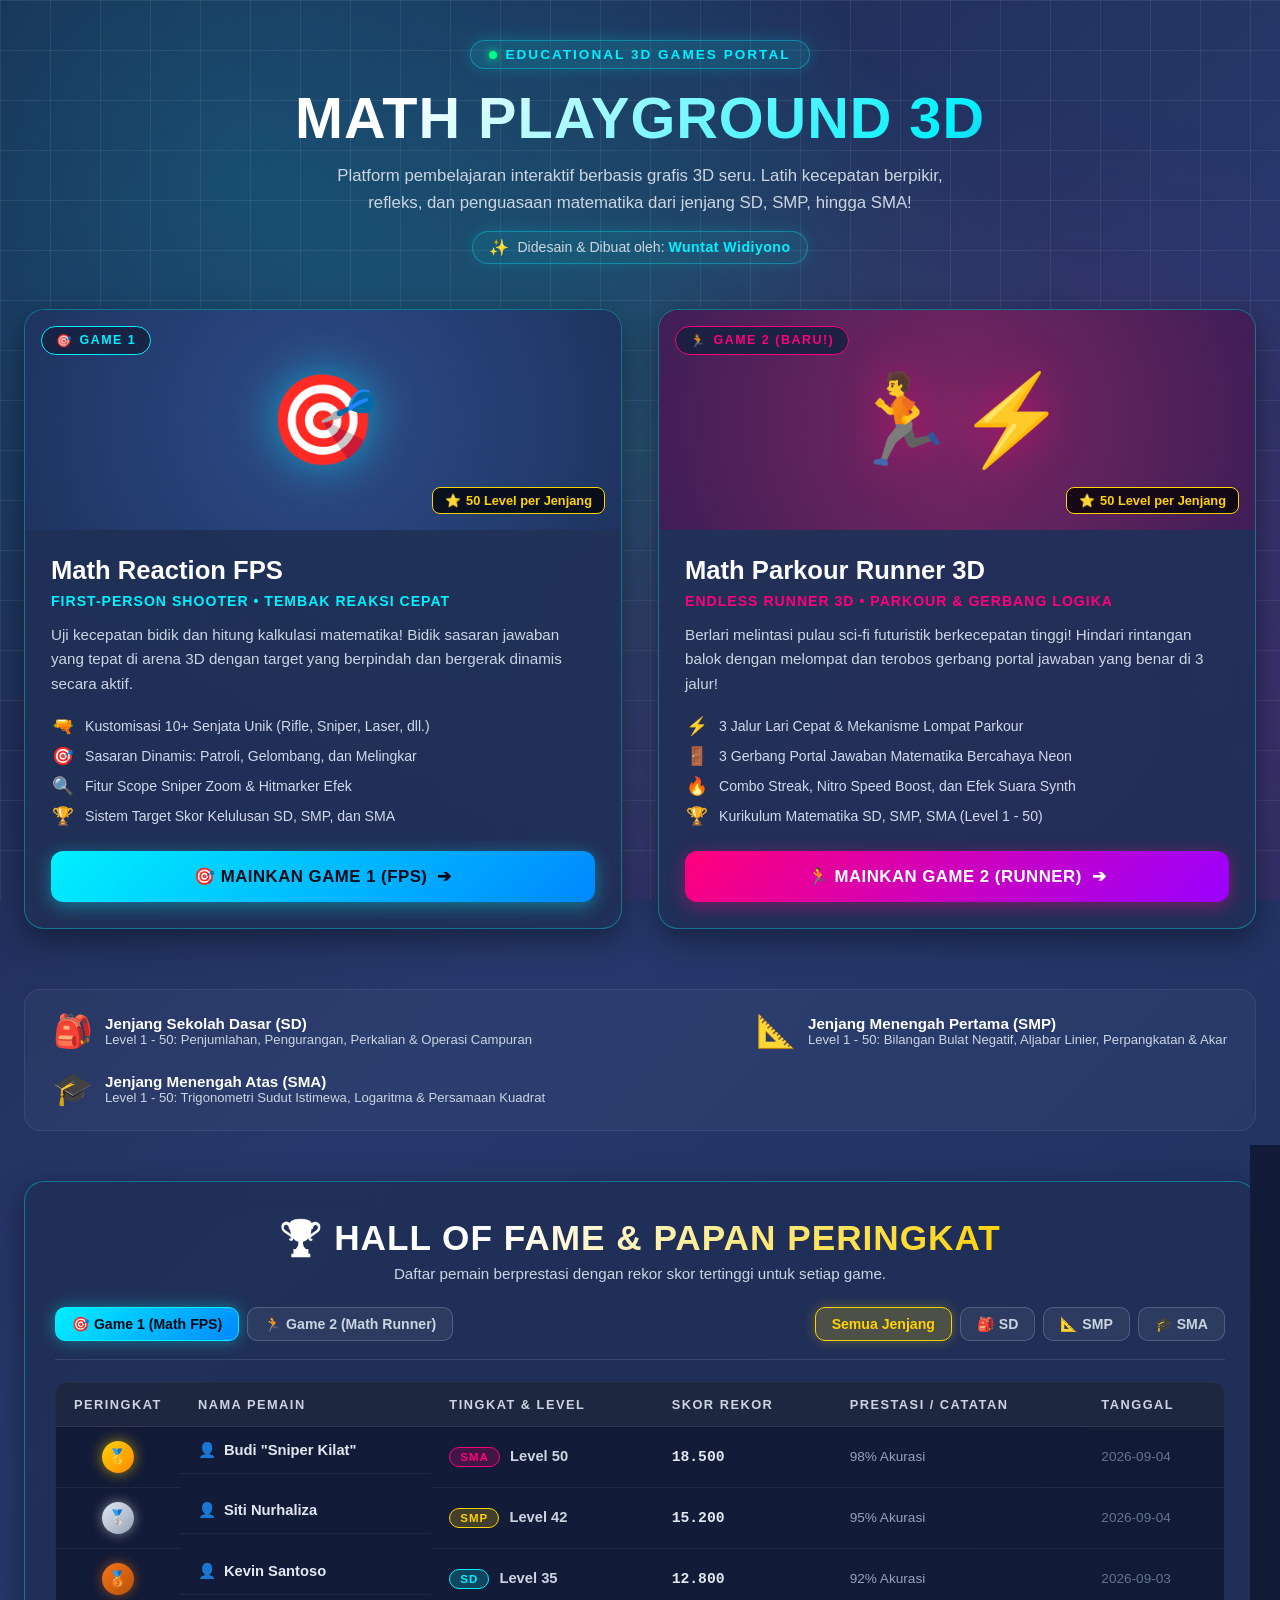
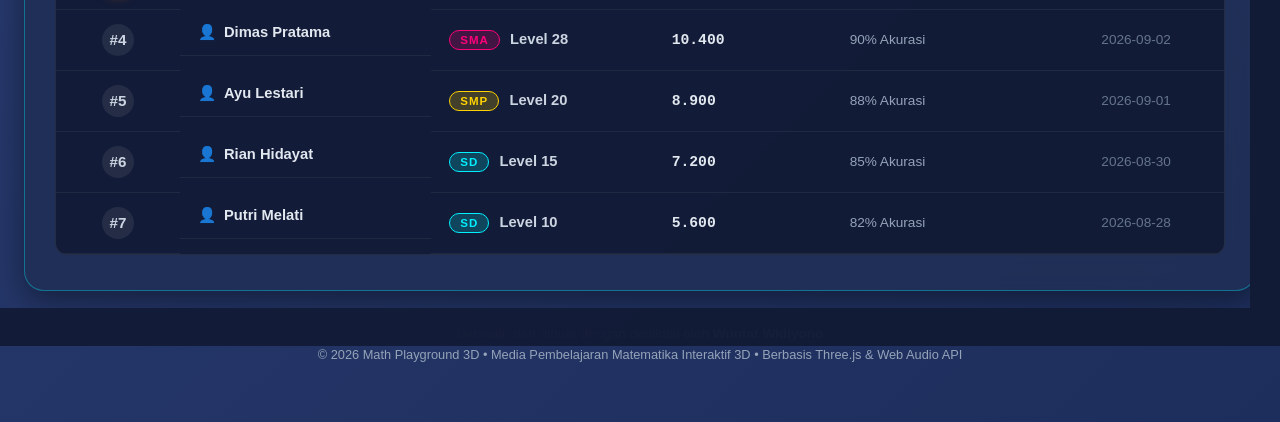
<file: index.html>
<!DOCTYPE html>
<html lang="id">
<head>
    <meta charset="UTF-8">
    <meta name="viewport" content="width=device-width, initial-scale=1.0">
    <title>Math Playground 3D - Educational Gaming Hub</title>
    <link rel="stylesheet" href="hub-style.css">
</head>
<body>
    <!-- Canvas Efek Partikel Latar Belakang -->
    <div class="bg-canvas"></div>
    <div class="bg-grid-lines"></div>

    <div class="container">
        <!-- Header -->
        <header>
            <div class="brand-badge">
                <span class="pulse-dot"></span>
                Educational 3D Games Portal
            </div>
            <h1 class="main-title">MATH PLAYGROUND 3D</h1>
            <p class="subtitle">
                Platform pembelajaran interaktif berbasis grafis 3D seru. Latih kecepatan berpikir, refleks, dan penguasaan matematika dari jenjang SD, SMP, hingga SMA!
            </p>
            <div class="creator-badge">
                <span class="creator-sparkle">✨</span>
                <span>Didesain & Dibuat oleh: <strong class="creator-name">Wuntat Widiyono</strong></span>
            </div>
        </header>

        <!-- Games Showcase Grid -->
        <main class="games-grid">
            <!-- Game 1: Math Reaction FPS -->
            <article class="game-card game-1">
                <div class="card-banner banner-fps">
                    <div class="card-tag fps-tag">
                        <span>🎯</span> Game 1
                    </div>
                    <div class="badge-levels">
                        <span>⭐</span> 50 Level per Jenjang
                    </div>
                    <div class="banner-visual">
                        <div class="icon-3d">🎯</div>
                    </div>
                </div>
                <div class="card-body">
                    <h2 class="game-title">Math Reaction FPS</h2>
                    <div class="game-genre">First-Person Shooter • Tembak Reaksi Cepat</div>
                    <p class="game-desc">
                        Uji kecepatan bidik dan hitung kalkulasi matematika! Bidik sasaran jawaban yang tepat di arena 3D dengan target yang berpindah dan bergerak dinamis secara aktif.
                    </p>
                    <ul class="features-list">
                        <li><span class="feat-icon">🔫</span> Kustomisasi 10+ Senjata Unik (Rifle, Sniper, Laser, dll.)</li>
                        <li><span class="feat-icon">🎯</span> Sasaran Dinamis: Patroli, Gelombang, dan Melingkar</li>
                        <li><span class="feat-icon">🔍</span> Fitur Scope Sniper Zoom & Hitmarker Efek</li>
                        <li><span class="feat-icon">🏆</span> Sistem Target Skor Kelulusan SD, SMP, dan SMA</li>
                    </ul>
                    <a href="math-reaction-fps/index.html" class="btn-play btn-cyan">
                        <span>🎯 MAINKAN GAME 1 (FPS)</span>
                        <span>➔</span>
                    </a>
                </div>
            </article>

            <!-- Game 2: Math Parkour Runner 3D -->
            <article class="game-card game-2">
                <div class="card-banner banner-runner">
                    <div class="card-tag runner-tag">
                        <span>🏃</span> Game 2 (Baru!)
                    </div>
                    <div class="badge-levels">
                        <span>⭐</span> 50 Level per Jenjang
                    </div>
                    <div class="banner-visual">
                        <div class="icon-3d">🏃⚡</div>
                    </div>
                </div>
                <div class="card-body">
                    <h2 class="game-title">Math Parkour Runner 3D</h2>
                    <div class="game-genre">Endless Runner 3D • Parkour & Gerbang Logika</div>
                    <p class="game-desc">
                        Berlari melintasi pulau sci-fi futuristik berkecepatan tinggi! Hindari rintangan balok dengan melompat dan terobos gerbang portal jawaban yang benar di 3 jalur!
                    </p>
                    <ul class="features-list">
                        <li><span class="feat-icon">⚡</span> 3 Jalur Lari Cepat & Mekanisme Lompat Parkour</li>
                        <li><span class="feat-icon">🚪</span> 3 Gerbang Portal Jawaban Matematika Bercahaya Neon</li>
                        <li><span class="feat-icon">🔥</span> Combo Streak, Nitro Speed Boost, dan Efek Suara Synth</li>
                        <li><span class="feat-icon">🏆</span> Kurikulum Matematika SD, SMP, SMA (Level 1 - 50)</li>
                    </ul>
                    <a href="math-runner/index.html" class="btn-play btn-magenta">
                        <span>🏃 MAINKAN GAME 2 (RUNNER)</span>
                        <span>➔</span>
                    </a>
                </div>
            </article>
        </main>

        <!-- Curriculum Info Bar -->
        <section class="curriculum-bar">
            <div class="curr-item">
                <div class="curr-icon">🎒</div>
                <div>
                    <div class="curr-title">Jenjang Sekolah Dasar (SD)</div>
                    <div class="curr-sub">Level 1 - 50: Penjumlahan, Pengurangan, Perkalian & Operasi Campuran</div>
                </div>
            </div>
            <div class="curr-item">
                <div class="curr-icon">📐</div>
                <div>
                    <div class="curr-title">Jenjang Menengah Pertama (SMP)</div>
                    <div class="curr-sub">Level 1 - 50: Bilangan Bulat Negatif, Aljabar Linier, Perpangkatan & Akar</div>
                </div>
            </div>
            <div class="curr-item">
                <div class="curr-icon">🎓</div>
                <div>
                    <div class="curr-title">Jenjang Menengah Atas (SMA)</div>
                    <div class="curr-sub">Level 1 - 50: Trigonometri Sudut Istimewa, Logaritma & Persamaan Kuadrat</div>
                </div>
            </div>
        </section>

        <!-- Leaderboard / Hall of Fame Section -->
        <section class="leaderboard-section" id="leaderboard-section">
            <div class="section-header">
                <h2 class="section-title">
                    <span>🏆</span> HALL OF FAME & PAPAN PERINGKAT
                </h2>
                <p class="section-desc">Daftar pemain berprestasi dengan rekor skor tertinggi untuk setiap game.</p>
            </div>

            <div class="lb-controls">
                <!-- Pilihan Game -->
                <div class="lb-game-tabs">
                    <button class="lb-tab-btn active" data-game="fps">🎯 Game 1 (Math FPS)</button>
                    <button class="lb-tab-btn" data-game="runner">🏃 Game 2 (Math Runner)</button>
                </div>

                <!-- Filter Jenjang -->
                <div class="lb-grade-filters">
                    <button class="lb-filter-btn active" data-grade="all">Semua Jenjang</button>
                    <button class="lb-filter-btn" data-grade="sd">🎒 SD</button>
                    <button class="lb-filter-btn" data-grade="smp">📐 SMP</button>
                    <button class="lb-filter-btn" data-grade="sma">🎓 SMA</button>
                </div>
            </div>

            <!-- Tabel Leaderboard -->
            <div class="lb-table-wrapper">
                <table class="lb-table">
                    <thead>
                        <tr>
                            <th style="width: 80px; text-align: center;">Peringkat</th>
                            <th>Nama Pemain</th>
                            <th>Tingkat & Level</th>
                            <th>Skor Rekor</th>
                            <th>Prestasi / Catatan</th>
                            <th>Tanggal</th>
                        </tr>
                    </thead>
                    <tbody id="leaderboard-tbody">
                        <!-- Diisi secara dinamis oleh skrip -->
                    </tbody>
                </table>
            </div>
        </section>

        <!-- Footer -->
        <footer>
            <p>Didesain dan dibuat dengan dedikasi oleh <strong>Wuntat Widiyono</strong></p>
            <p style="margin-top: 6px; font-size: 0.8rem; color: #94a3b8;">© 2026 Math Playground 3D • Media Pembelajaran Matematika Interaktif 3D • Berbasis Three.js & Web Audio API</p>
        </footer>
    </div>

    <!-- Script Leaderboard Hub -->
    <script type="module">
        import { leaderboard } from './leaderboard.js';

        let activeGame = 'fps';
        let activeGrade = 'all';

        function renderLeaderboard() {
            const tbody = document.getElementById('leaderboard-tbody');
            if (!tbody) return;

            const scores = leaderboard.getScores(activeGame, activeGrade, 10);
            tbody.innerHTML = '';

            if (scores.length === 0) {
                tbody.innerHTML = `
                    <tr>
                        <td colspan="6" style="text-align: center; padding: 24px; color: #94a3b8;">
                            Belum ada rekor pemain tercatat untuk filter ini. Jadilah yang pertama!
                        </td>
                    </tr>
                `;
                return;
            }

            scores.forEach((item, idx) => {
                const tr = document.createElement('tr');
                const rankNum = idx + 1;

                let rankBadgeHtml;
                if (rankNum === 1) {
                    rankBadgeHtml = `<span class="rank-badge rank-gold">🥇</span>`;
                } else if (rankNum === 2) {
                    rankBadgeHtml = `<span class="rank-badge rank-silver">🥈</span>`;
                } else if (rankNum === 3) {
                    rankBadgeHtml = `<span class="rank-badge rank-bronze">🥉</span>`;
                } else {
                    rankBadgeHtml = `<span class="rank-badge rank-normal">#${rankNum}</span>`;
                }

                const gradeBadge = leaderboard.getGradeBadge(item.grade);

                tr.innerHTML = `
                    <td style="text-align: center;">${rankBadgeHtml}</td>
                    <td class="player-name-cell">
                        <span>👤</span>
                        <span>${item.name}</span>
                    </td>
                    <td>
                        <span class="grade-tag grade-${item.grade}">${gradeBadge.label}</span>
                        <span style="font-weight: 600; margin-left: 6px; color: #cbd5e1;">Level ${item.level}</span>
                    </td>
                    <td class="score-cell">${item.score.toLocaleString('id-ID')}</td>
                    <td style="color: #94a3b8; font-size: 0.85rem;">${item.extra || '-'}</td>
                    <td style="color: #64748b; font-size: 0.85rem;">${item.date || '-'}</td>
                `;

                tbody.appendChild(tr);
            });
        }

        // Event listener tab game
        document.querySelectorAll('.lb-tab-btn').forEach(btn => {
            btn.addEventListener('click', () => {
                document.querySelectorAll('.lb-tab-btn').forEach(b => b.classList.remove('active'));
                btn.classList.add('active');
                activeGame = btn.getAttribute('data-game');
                renderLeaderboard();
            });
        });

        // Event listener filter jenjang
        document.querySelectorAll('.lb-filter-btn').forEach(btn => {
            btn.addEventListener('click', () => {
                document.querySelectorAll('.lb-filter-btn').forEach(b => b.classList.remove('active'));
                btn.classList.add('active');
                activeGrade = btn.getAttribute('data-grade');
                renderLeaderboard();
            });
        });

        // Inisialisasi awal
        renderLeaderboard();
    </script>
</body>
</html>
</file>
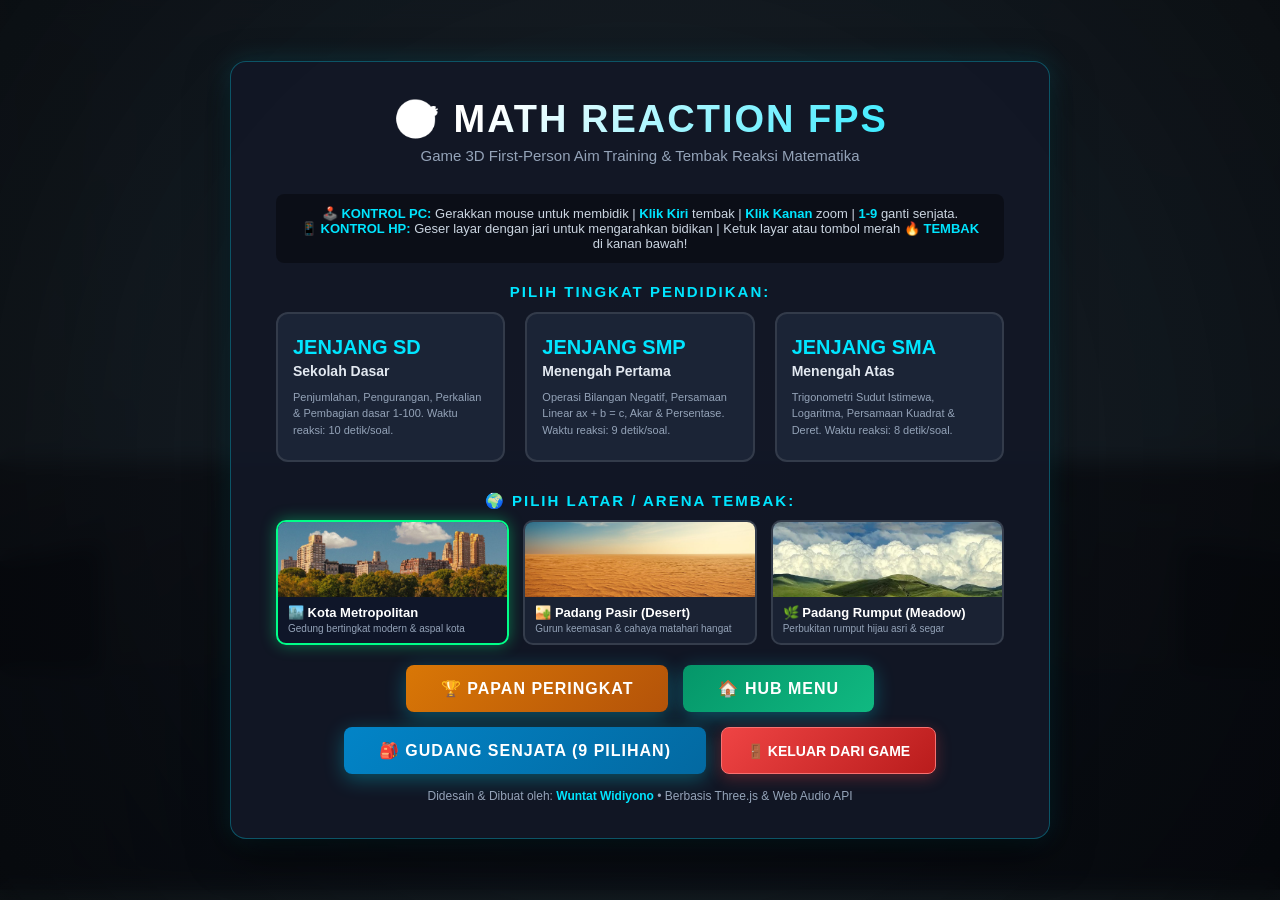
<file: math-reaction-fps/index.html>
<!DOCTYPE html>
<html lang="id">
<head>
    <meta charset="UTF-8">
    <meta name="viewport" content="width=device-width, initial-scale=1.0">
    <title>Math Reaction FPS - Tembak Reaksi Matematika 3D</title>
    <link rel="stylesheet" href="style.css">
    
    <!-- Import map Three.js lokal yang terhubung langsung dengan server Three.js -->
    <script type="importmap">
    {
        "imports": {
            "three": "../three.js/build/three.module.js",
            "three/addons/": "../three.js/examples/jsm/"
        }
    }
    </script>
</head>
<body>
    <!-- Container Canvas Three.js -->
    <div id="game-container"></div>

    <!-- Layar Flash Merah saat salah -->
    <div id="flash-overlay"></div>

    <!-- Sniper Scope Overlay saat Klik Kanan Zoom -->
    <div id="sniper-scope-overlay" class="hidden">
        <div class="scope-vignette"></div>
        <div class="scope-reticle">
            <div class="reticle-line-h"></div>
            <div class="reticle-line-v"></div>
            <div class="reticle-center"></div>
        </div>
    </div>

    <!-- Crosshair & Hitmarker di Tengah Layar -->
    <div class="crosshair-container">
        <div class="crosshair-dot"></div>
        <div class="crosshair-line top"></div>
        <div class="crosshair-line bottom"></div>
        <div class="crosshair-line left"></div>
        <div class="crosshair-line right"></div>
        <div id="hitmarker"></div>
    </div>

    <!-- Teks Hitungan Mundur (3, 2, 1, TEMBAK!) -->
    <div id="countdown-display" class="hidden">3</div>

    <!-- Feedback Waktu Reaksi Pop-up -->
    <div id="reaction-popup">⚡ 650 ms</div>

    <!-- Notifikasi Ganti Senjata Pop-up -->
    <div id="weapon-switch-popup">SENJATA: GLOCK .40</div>

    <!-- HUD In-Game -->
    <div id="game-hud" class="hidden">
        <!-- Tombol Jeda / Keluar di Pojok Kanan Atas HUD -->
        <button id="btn-hud-exit" class="btn-hud-action">🚪 JEDA / KELUAR (ESC)</button>

        <!-- Banner Soal di Atas -->
        <div class="question-banner">
            <div id="question-badge" class="question-badge">SOAL 1 / 10 (SD)</div>
            <div id="question-text" class="question-text">8 × 7 = ?</div>
            <div class="timer-container">
                <div id="timer-bar-fill" class="timer-bar-fill"></div>
            </div>
        </div>

        <!-- Bar Bawah: Skor, Combo, Target Nilai, & Info Senjata Aktif -->
        <div class="hud-bottom-bar">
            <div class="hud-card">
                <div class="hud-label">SKOR TOTAL</div>
                <div id="score-val" class="hud-val">0</div>
            </div>

            <div class="hud-card combo-card">
                <div class="hud-label">STREAK COMBO</div>
                <div id="combo-val" class="hud-val">0x</div>
            </div>

            <!-- Target Nilai Level Kelulusan -->
            <div class="hud-card target-hud-card">
                <div id="hud-target-score" class="hud-label" style="color: #ffd700; font-weight: 800;">TARGET: 3500</div>
                <div class="target-bar-bg">
                    <div id="hud-target-bar-fill" class="target-bar-fill"></div>
                </div>
            </div>

            <!-- Kartu Senjata Aktif -->
            <div class="hud-card weapon-card" id="hud-weapon-card">
                <img id="hud-weapon-img" src="gun/Glock .40-calibre semiautomatic pistol..jpg" alt="Weapon">
                <div class="weapon-text-info">
                    <div id="hud-weapon-name" class="hud-val" style="font-size: 19px;">GLOCK .40</div>
                    <div id="hud-weapon-category" class="hud-label">PISTOL • .40 S&W</div>
                    <div class="weapon-ctrl-hint">⌨️ [1-9] Ganti Senjata | [Klik Kanan] Zoom/Scope</div>
                </div>
            </div>
        </div>

        <!-- Tombol Tembak Sentuh Layar untuk Handphone / Layar Sentuh -->
        <div class="mobile-fps-controls">
            <button id="mobile-btn-shoot" class="mobile-shoot-btn" type="button">
                <span>🔥</span>
                <span>TEMBAK</span>
            </button>
        </div>
    </div>

    <!-- MENU UTAMA -->
    <div id="main-menu" class="screen-overlay">
        <div class="menu-card">
            <h1 class="game-title">🎯 MATH REACTION FPS</h1>
            <p class="game-subtitle">Game 3D First-Person Aim Training & Tembak Reaksi Matematika</p>

            <div class="instruction-box">
                🕹️ <span>KONTROL PC:</span> Gerakkan mouse untuk membidik | <span>Klik Kiri</span> tembak | <span>Klik Kanan</span> zoom | <span>1-9</span> ganti senjata.<br>
                📱 <span>KONTROL HP:</span> Geser layar dengan jari untuk mengarahkan bidikan | Ketuk layar atau tombol merah <span>🔥 TEMBAK</span> di kanan bawah!
            </div>

            <h3 style="margin-bottom: 12px; font-size: 15px; color: #00e5ff; letter-spacing: 2px;">PILIH TINGKAT PENDIDIKAN:</h3>

            <div class="grade-selection">
                <!-- SD -->
                <div class="grade-btn" data-grade="sd">
                    <div class="grade-level">JENJANG SD</div>
                    <div class="grade-title">Sekolah Dasar</div>
                    <div class="grade-desc">Penjumlahan, Pengurangan, Perkalian & Pembagian dasar 1-100. Waktu reaksi: 10 detik/soal.</div>
                </div>

                <!-- SMP -->
                <div class="grade-btn" data-grade="smp">
                    <div class="grade-level">JENJANG SMP</div>
                    <div class="grade-title">Menengah Pertama</div>
                    <div class="grade-desc">Operasi Bilangan Negatif, Persamaan Linear ax + b = c, Akar & Persentase. Waktu reaksi: 9 detik/soal.</div>
                </div>

                <!-- SMA -->
                <div class="grade-btn" data-grade="sma">
                    <div class="grade-level">JENJANG SMA</div>
                    <div class="grade-title">Menengah Atas</div>
                    <div class="grade-desc">Trigonometri Sudut Istimewa, Logaritma, Persamaan Kuadrat & Deret. Waktu reaksi: 8 detik/soal.</div>
                </div>
            </div>

            <!-- Pilihan Arena / Latar Belakang -->
            <h3 style="margin-top: 18px; margin-bottom: 10px; font-size: 15px; color: #00e5ff; letter-spacing: 2px;">🌍 PILIH LATAR / ARENA TEMBAK:</h3>
            <div class="env-selection" id="env-selection">
                <!-- Kota -->
                <div class="env-btn active-env" data-env="kota">
                    <img src="background/kota.jpg" alt="Kota" class="env-thumb">
                    <div class="env-text-wrap">
                        <div class="env-title">🏙️ Kota Metropolitan</div>
                        <div class="env-desc">Gedung bertingkat modern & aspal kota</div>
                    </div>
                </div>
                <!-- Padang Pasir -->
                <div class="env-btn" data-env="padangpasir">
                    <img src="background/padangpasir1.jpg" alt="Padang Pasir" class="env-thumb">
                    <div class="env-text-wrap">
                        <div class="env-title">🏜️ Padang Pasir (Desert)</div>
                        <div class="env-desc">Gurun keemasan & cahaya matahari hangat</div>
                    </div>
                </div>
                <!-- Padang Rumput -->
                <div class="env-btn" data-env="padangrumput">
                    <img src="background/padangrumput.jpg" alt="Padang Rumput" class="env-thumb">
                    <div class="env-text-wrap">
                        <div class="env-title">🌿 Padang Rumput (Meadow)</div>
                        <div class="env-desc">Perbukitan rumput hijau asri & segar</div>
                    </div>
                </div>
            </div>

            <!-- Tombol Buka Gudang Senjata, Hub, & Keluar Game -->
            <div style="margin-top: 20px; display: flex; justify-content: center; gap: 15px; flex-wrap: wrap;">
                <button id="btn-open-fps-leaderboard" class="btn-primary" style="background: linear-gradient(135deg, #d97706, #b45309);">
                    🏆 PAPAN PERINGKAT
                </button>
                <a href="../index.html" class="btn-primary" style="background: linear-gradient(135deg, #059669, #10b981); text-decoration: none; display: inline-flex; align-items: center; justify-content: center;">
                    🏠 HUB MENU
                </a>
                <button id="btn-open-armory" class="btn-primary" style="background: linear-gradient(135deg, #0284c7, #0369a1);">
                    🎒 GUDANG SENJATA (9 PILIHAN)
                </button>
                <button id="btn-main-exit" class="btn-danger">
                    🚪 KELUAR DARI GAME
                </button>
            </div>

            <p style="font-size: 12px; color: #94a3b8; margin-top: 15px;">Didesain & Dibuat oleh: <strong style="color: #00e5ff;">Wuntat Widiyono</strong> • Berbasis Three.js & Web Audio API</p>
        </div>
    </div>

    <!-- MODAL PILIH LEVEL (LEVEL SELECTOR 1 - 50) -->
    <div id="level-modal" class="screen-overlay hidden">
        <div class="menu-card level-modal-card">
            <div style="display: flex; justify-content: space-between; align-items: center; margin-bottom: 15px;">
                <div>
                    <h2 id="level-modal-title" style="font-size: 26px; color: #00e5ff; margin-bottom: 3px;">🎯 PILIH LEVEL (1 - 50)</h2>
                    <p id="level-modal-subtitle" style="color: #94a3b8; font-size: 13px;">Jenjang Sekolah Dasar • Selesaikan level untuk membuka level berikutnya!</p>
                </div>
                <button id="btn-close-level-modal" class="btn-secondary">✖ TUTUP</button>
            </div>

            <!-- Tab Jenjang SD, SMP, SMA di dalam Modal Level -->
            <div class="level-grade-tabs">
                <button class="level-tab-btn active-tab" data-tab-grade="sd">JENJANG SD (50 LVL)</button>
                <button class="level-tab-btn" data-tab-grade="smp">JENJANG SMP (50 LVL)</button>
                <button class="level-tab-btn" data-tab-grade="sma">JENJANG SMA (50 LVL)</button>
            </div>

            <!-- Level Legend & Info -->
            <div class="level-legend-bar">
                <span>🟢 Terbuka (Unlocked)</span>
                <span>⭐ Bintang Kelulusan</span>
                <span>🔒 Terkunci (Capai target skor level sebelumnya)</span>
            </div>

            <!-- Grid 50 Level -->
            <div id="levels-grid" class="levels-grid-container"></div>
        </div>
    </div>

    <!-- MODAL GUDANG SENJATA (ARMORY) -->
    <div id="armory-modal" class="screen-overlay hidden">
        <div class="menu-card armory-card">
            <div style="display: flex; justify-content: space-between; align-items: center; margin-bottom: 20px;">
                <h2 style="font-size: 26px; color: #00e5ff;">🎒 GUDANG SENJATA (ARMORY)</h2>
                <button id="btn-close-armory" class="btn-secondary">✖ TUTUP</button>
            </div>

            <p style="color: #94a3b8; font-size: 13px; margin-bottom: 20px;">
                Pilih senjata tempur Anda. Setiap senjata memiliki bentuk 3D, suara tembakan, kecepatan lontar, dan tingkat hentakan (recoil) yang berbeda!
            </p>

            <!-- Grid 9 Senjata -->
            <div class="weapons-grid" id="weapons-grid"></div>
        </div>
    </div>

    <!-- LAYAR PAUSE & JEDA -->
    <div id="pause-overlay" class="screen-overlay hidden">
        <div class="menu-card" style="max-width: 480px;">
            <h2 style="font-size: 26px; margin-bottom: 12px; color: #ffd700;">⏸️ PERMAINAN DIJEDA</h2>
            <p style="color: #94a3b8; margin-bottom: 24px; font-size: 13px;">Kursor mouse dilepaskan. Silakan pilih aksi di bawah:</p>
            <div style="display: flex; flex-direction: column; gap: 12px;">
                <button id="btn-resume" class="btn-primary" style="padding: 13px;">▶️ LANJUTKAN BERMAIN</button>
                <button id="btn-restart" class="btn-secondary" style="padding: 12px; margin: 0; background: rgba(0, 229, 255, 0.2); border-color: #00e5ff;">🔄 ULANGI RONDE INI</button>
                <button id="btn-quit" class="btn-danger" style="padding: 12px;">🚪 KELUAR KE MENU UTAMA</button>
            </div>
        </div>
    </div>

    <!-- LAYAR HASIL AKHIR -->
    <div id="result-screen" class="screen-overlay hidden">
        <div class="menu-card" style="max-width: 550px;">
            <h2 style="font-size: 26px; color: #00e5ff; margin-bottom: 10px;">🏆 RONDE SELESAI</h2>
            
            <div id="res-rank" class="rank-badge">S</div>

            <div class="stats-grid">
                <div class="stat-item">
                    <div class="hud-label">SKOR TOTAL</div>
                    <div id="res-score" class="stat-val">0</div>
                </div>
                <div class="stat-item">
                    <div class="hud-label">RATA-RATA REAKSI</div>
                    <div id="res-reaction" class="stat-val">0 ms</div>
                </div>
                <div class="stat-item">
                    <div class="hud-label">AKURASI TEMBAK</div>
                    <div id="res-accuracy" class="stat-val">0%</div>
                </div>
                <div class="stat-item">
                    <div class="hud-label">MAX COMBO</div>
                    <div id="res-maxcombo" class="stat-val">0x</div>
                </div>
            </div>

            <!-- Status Kelulusan Level & Target Skor -->
            <div id="res-level-status" style="margin: 15px 0 10px 0; padding: 12px 16px; background: rgba(15, 23, 42, 0.75); border-radius: 10px; border: 1px solid rgba(255, 255, 255, 0.1);">
            </div>

            <!-- Input Rekor Pemain ke Papan Peringkat -->
            <div id="fps-save-score-section" style="background: rgba(0, 229, 255, 0.08); border: 1px solid rgba(0, 229, 255, 0.3); border-radius: 10px; padding: 12px; margin: 12px 0;">
                <div style="font-size: 13px; font-weight: 700; color: #00e5ff; margin-bottom: 6px;">🏆 CATATKAN NAMA ANDA DI PAPAN PERINGKAT:</div>
                <div style="display: flex; gap: 8px; justify-content: center; flex-wrap: wrap;">
                    <input type="text" id="fps-player-name-input" placeholder="Nama Anda..." maxlength="20" style="background: rgba(15, 23, 42, 0.9); border: 1px solid rgba(0, 229, 255, 0.5); color: #fff; padding: 8px 12px; border-radius: 8px; font-size: 14px; outline: none; width: 60%; min-width: 170px;">
                    <button id="btn-fps-save-score" class="btn-primary" style="padding: 8px 16px; margin: 0; background: linear-gradient(135deg, #00e5ff, #0284c7);">💾 SIMPAN</button>
                </div>
                <div id="fps-save-score-msg" style="font-size: 12px; margin-top: 5px; font-weight: 700;"></div>
            </div>

            <div style="display: flex; flex-direction: column; gap: 10px; margin-top: 15px;">
                <button id="btn-next-level" class="btn-primary hidden" style="background: linear-gradient(135deg, #00ff88, #059669); font-size: 16px; padding: 14px 28px;">
                    ▶️ LANJUT KE LEVEL BERIKUTNYA
                </button>
                <div style="display: flex; justify-content: center; gap: 12px; flex-wrap: wrap;">
                    <button id="btn-play-again" class="btn-secondary" style="margin: 0; padding: 12px 20px;">🔄 ULANGI LEVEL INI</button>
                    <button id="btn-res-level-select" class="btn-secondary" style="margin: 0; padding: 12px 20px; background: rgba(0, 229, 255, 0.15); border-color: #00e5ff;">📋 PILIH LEVEL</button>
                    <button id="btn-res-quit" class="btn-danger" style="margin: 0; padding: 12px 20px;">🚪 MENU UTAMA</button>
                </div>
            </div>
        </div>
    </div>

    <!-- MODAL PAPAN PERINGKAT (LEADERBOARD GAME 1) -->
    <div id="fps-leaderboard-modal" class="screen-overlay hidden">
        <div class="menu-card" style="max-width: 600px;">
            <div style="display: flex; justify-content: space-between; align-items: center; margin-bottom: 15px;">
                <h2 style="font-size: 24px; color: #ffd700;">🏆 PAPAN PERINGKAT (MATH FPS)</h2>
                <button id="btn-close-fps-leaderboard" class="btn-secondary" style="margin: 0; padding: 6px 14px;">✖ TUTUP</button>
            </div>
            <p style="color: #94a3b8; font-size: 13px; margin-bottom: 15px;">Daftar Top 10 Penembak Reaksi Terbaik</p>

            <div style="display: flex; gap: 8px; justify-content: center; margin-bottom: 15px; flex-wrap: wrap;">
                <button class="btn-secondary fps-lb-filter active" data-fps-lb-grade="all" style="margin: 0; padding: 6px 14px; font-size: 13px;">Semua</button>
                <button class="btn-secondary fps-lb-filter" data-fps-lb-grade="sd" style="margin: 0; padding: 6px 14px; font-size: 13px;">SD</button>
                <button class="btn-secondary fps-lb-filter" data-fps-lb-grade="smp" style="margin: 0; padding: 6px 14px; font-size: 13px;">SMP</button>
                <button class="btn-secondary fps-lb-filter" data-fps-lb-grade="sma" style="margin: 0; padding: 6px 14px; font-size: 13px;">SMA</button>
            </div>

            <div style="overflow-y: auto; max-height: 320px; border-radius: 10px; border: 1px solid rgba(255,255,255,0.1); margin-bottom: 15px; background: rgba(15, 23, 42, 0.7);">
                <table style="width: 100%; border-collapse: collapse; text-align: left; font-size: 13px;">
                    <thead>
                        <tr style="background: rgba(255,255,255,0.06); color: #94a3b8; border-bottom: 1px solid rgba(255,255,255,0.1);">
                            <th style="padding: 10px; text-align: center;">#</th>
                            <th style="padding: 10px;">Nama Pemain</th>
                            <th style="padding: 10px;">Tingkat</th>
                            <th style="padding: 10px; text-align: right;">Skor Rekor</th>
                        </tr>
                    </thead>
                    <tbody id="fps-lb-tbody">
                        <!-- Diisi skrip -->
                    </tbody>
                </table>
            </div>
        </div>
    </div>

    <!-- MODAL KONFIRMASI KELUAR DARI GAME -->
    <div id="exit-modal" class="screen-overlay hidden">
        <div class="menu-card" style="max-width: 450px;">
            <h2 style="font-size: 26px; color: #ef4444; margin-bottom: 15px;">🚪 KELUAR DARI GAME</h2>
            <p style="color: #cbd5e1; margin-bottom: 25px; line-height: 1.6; font-size: 14px;">
                Apakah Anda yakin ingin keluar dan menutup sesi permainan ini?
            </p>
            <div style="display: flex; justify-content: center; gap: 15px;">
                <button id="btn-confirm-close" class="btn-danger">TUTUP / KELUAR</button>
                <button id="btn-cancel-close" class="btn-secondary" style="margin: 0;">BATAL</button>
            </div>
        </div>
    </div>

    <!-- Inisialisasi Game Script & Render Armory -->
    <script type="module">
        import { MathReactionGame } from './js/game.js';
        import { WEAPONS_DATABASE } from './js/weapons-data.js';
        import { leaderboard } from './js/leaderboard.js';

        let gameInstance = null;

        window.addEventListener('DOMContentLoaded', () => {
            gameInstance = new MathReactionGame();

            // --- PAPAN PERINGKAT / LEADERBOARD GAME 1 ---
            const fpsLbModal = document.getElementById('fps-leaderboard-modal');
            const fpsLbTbody = document.getElementById('fps-lb-tbody');

            function renderFpsLeaderboard(grade = 'all') {
                const scores = leaderboard.getScores('fps', grade, 10);
                if (!fpsLbTbody) return;
                fpsLbTbody.innerHTML = '';

                if (scores.length === 0) {
                    fpsLbTbody.innerHTML = `<tr><td colspan="4" style="text-align:center; padding:18px; color:#8ea3bf;">Belum ada data rekor.</td></tr>`;
                    return;
                }

                scores.forEach((item, idx) => {
                    const tr = document.createElement('tr');
                    const rank = idx + 1;
                    const rankMedal = rank === 1 ? '🥇' : (rank === 2 ? '🥈' : (rank === 3 ? '🥉' : `#${rank}`));
                    const gradeBadge = leaderboard.getGradeBadge(item.grade);

                    tr.innerHTML = `
                        <td style="padding: 8px 10px; text-align: center; font-weight: 800;">${rankMedal}</td>
                        <td style="padding: 8px 10px; font-weight: 700; color: #fff;">${item.name}</td>
                        <td style="padding: 8px 10px;">
                            <span style="background: rgba(255,255,255,0.1); color: ${gradeBadge.color}; padding: 2px 6px; border-radius: 4px; font-size: 11px; font-weight: 800;">${gradeBadge.label} Lvl ${item.level}</span>
                        </td>
                        <td style="padding: 8px 10px; text-align: right; color: #ffd700; font-weight: 900; font-family: monospace;">${item.score.toLocaleString('id-ID')}</td>
                    `;
                    fpsLbTbody.appendChild(tr);
                });
            }

            document.getElementById('btn-open-fps-leaderboard')?.addEventListener('click', () => {
                renderFpsLeaderboard('all');
                fpsLbModal?.classList.remove('hidden');
            });

            document.getElementById('btn-close-fps-leaderboard')?.addEventListener('click', () => {
                fpsLbModal?.classList.add('hidden');
            });

            document.querySelectorAll('.fps-lb-filter').forEach(btn => {
                btn.addEventListener('click', () => {
                    document.querySelectorAll('.fps-lb-filter').forEach(b => b.classList.remove('active'));
                    btn.classList.add('active');
                    const grade = btn.getAttribute('data-fps-lb-grade');
                    renderFpsLeaderboard(grade);
                });
            });

            // Simpan Rekor Pemain Game 1
            document.getElementById('btn-fps-save-score')?.addEventListener('click', () => {
                const nameInput = document.getElementById('fps-player-name-input');
                const saveBtn = document.getElementById('btn-fps-save-score');
                const saveMsg = document.getElementById('fps-save-score-msg');

                const playerName = nameInput ? nameInput.value.trim() : '';
                if (!playerName) {
                    if (saveMsg) {
                        saveMsg.style.color = '#ff3366';
                        saveMsg.textContent = 'Silakan ketik nama Anda terlebih dahulu!';
                    }
                    return;
                }

                localStorage.setItem('math_player_name', playerName);

                const accuracy = gameInstance.totalShots > 0
                    ? Math.round((gameInstance.correctHits / gameInstance.totalShots) * 100)
                    : 0;

                const res = leaderboard.addScore('fps', {
                    name: playerName,
                    score: gameInstance.score,
                    grade: gameInstance.selectedGrade,
                    level: gameInstance.currentLevel,
                    extra: `${accuracy}% Akurasi`
                });

                if (saveBtn) {
                    saveBtn.disabled = true;
                    saveBtn.textContent = '✅ TERSIMPAN';
                }
                if (nameInput) nameInput.disabled = true;
                if (saveMsg) {
                    saveMsg.style.color = '#00ff88';
                    saveMsg.textContent = `Rekor berhasil dicatat di Peringkat #${res.rank} Papan Peringkat!`;
                }
            });

            // Modal Pilih Level (1 - 50)
            const levelModal = document.getElementById('level-modal');
            let activeModalGrade = 'sd';

            function openLevelModal(grade) {
                activeModalGrade = grade.toLowerCase();
                updateLevelModalHeader();
                renderLevelsGrid();
                levelModal.classList.remove('hidden');
            }

            function updateLevelModalHeader() {
                const titleEl = document.getElementById('level-modal-title');
                const subEl = document.getElementById('level-modal-subtitle');
                const gradeNames = {
                    sd: 'Jenjang SD (Sekolah Dasar)',
                    smp: 'Jenjang SMP (Menengah Pertama)',
                    sma: 'Jenjang SMA (Menengah Atas)'
                };
                if (titleEl) titleEl.innerText = `🎯 PILIH LEVEL (1 - 50) • ${gradeNames[activeModalGrade] || ''}`;
                if (subEl) subEl.innerText = `Capai target nilai kelulusan pada tiap level untuk membuka level berikutnya!`;

                // Update active tab styling
                document.querySelectorAll('.level-tab-btn').forEach(tb => {
                    if (tb.getAttribute('data-tab-grade') === activeModalGrade) {
                        tb.classList.add('active-tab');
                    } else {
                        tb.classList.remove('active-tab');
                    }
                });
            }

            function renderLevelsGrid() {
                const grid = document.getElementById('levels-grid');
                if (!grid) return;
                grid.innerHTML = '';

                const levels = gameInstance.levelMgr.getGradeLevelsData(activeModalGrade);

                levels.forEach(lvlData => {
                    const card = document.createElement('div');
                    let statusClass = 'level-locked';
                    if (lvlData.isUnlocked) {
                        statusClass = lvlData.isCurrent ? 'level-current' : 'level-unlocked';
                    }
                    card.className = `level-card ${statusClass}`;

                    const starStr = lvlData.stars > 0 ? '⭐'.repeat(lvlData.stars) : '';
                    card.innerHTML = `
                        <div class="level-card-num">${lvlData.isUnlocked ? lvlData.level : '🔒'}</div>
                        <div class="level-card-target">Target: ${lvlData.targetScore}</div>
                        ${lvlData.highScore > 0 ? `<div class="level-card-high">Rekor: ${lvlData.highScore}</div>` : ''}
                        ${starStr ? `<div class="level-card-stars">${starStr}</div>` : ''}
                    `;

                    if (lvlData.isUnlocked) {
                        card.addEventListener('click', () => {
                            levelModal.classList.add('hidden');
                            gameInstance.startGame(activeModalGrade, lvlData.level);
                        });
                    }

                    grid.appendChild(card);
                });
            }

            // Tab klik di Modal Level
            document.querySelectorAll('.level-tab-btn').forEach(btn => {
                btn.addEventListener('click', () => {
                    activeModalGrade = btn.getAttribute('data-tab-grade');
                    updateLevelModalHeader();
                    renderLevelsGrid();
                });
            });

            // Tutup Modal Level
            document.getElementById('btn-close-level-modal').addEventListener('click', () => {
                levelModal.classList.add('hidden');
            });

            // Handle klik tombol pilihan jenjang di Menu Utama -> Buka Modal Level 1 - 50
            document.querySelectorAll('.grade-btn').forEach(btn => {
                btn.addEventListener('click', () => {
                    const grade = btn.getAttribute('data-grade');
                    openLevelModal(grade);
                });
            });

            // Handle tombol Lanjut ke Level Berikutnya di Result Screen
            const btnNextLvl = document.getElementById('btn-next-level');
            if (btnNextLvl) {
                btnNextLvl.addEventListener('click', () => {
                    if (gameInstance.currentLevel < 50) {
                        gameInstance.startGame(gameInstance.selectedGrade, gameInstance.currentLevel + 1);
                    }
                });
            }

            // Handle tombol Ulangi Level di Result Screen
            document.getElementById('btn-play-again').addEventListener('click', () => {
                gameInstance.startGame(gameInstance.selectedGrade, gameInstance.currentLevel);
            });

            // Handle tombol Pilih Level di Result Screen
            const btnResLvlSelect = document.getElementById('btn-res-level-select');
            if (btnResLvlSelect) {
                btnResLvlSelect.addEventListener('click', () => {
                    document.getElementById('result-screen').classList.add('hidden');
                    openLevelModal(gameInstance.selectedGrade);
                });
            }

            // Handle tombol jeda/keluar di HUD
            const btnHudExit = document.getElementById('btn-hud-exit');
            if (btnHudExit) {
                btnHudExit.addEventListener('click', (e) => {
                    e.stopPropagation();
                    if (gameInstance.isTouchDevice) {
                        document.getElementById('pause-overlay').classList.remove('hidden');
                    } else {
                        gameInstance.controls.unlock();
                    }
                });
            }

            // Handle tombol ulangi ronde di layar jeda
            const btnRestart = document.getElementById('btn-restart');
            if (btnRestart) {
                btnRestart.addEventListener('click', () => {
                    document.getElementById('pause-overlay').classList.add('hidden');
                    gameInstance.startGame(gameInstance.selectedGrade, gameInstance.currentLevel);
                });
            }

            // Handle tombol keluar di layar hasil akhir
            const btnResQuit = document.getElementById('btn-res-quit');
            if (btnResQuit) {
                btnResQuit.addEventListener('click', () => {
                    gameInstance.stopGame();
                });
            }

            // Handle modal konfirmasi keluar dari Menu Utama
            const exitModal = document.getElementById('exit-modal');
            document.getElementById('btn-main-exit').addEventListener('click', () => {
                exitModal.classList.remove('hidden');
            });

            document.getElementById('btn-cancel-close').addEventListener('click', () => {
                exitModal.classList.add('hidden');
            });

            document.getElementById('btn-confirm-close').addEventListener('click', () => {
                exitModal.innerHTML = `
                    <div class="menu-card" style="max-width: 440px;">
                        <h2 style="font-size: 24px; color: #00ff88; margin-bottom: 12px;">👋 TERIMA KASIH TELAH BERMAIN!</h2>
                        <p style="color: #cbd5e1; font-size: 14px; margin-bottom: 20px;">Sesi permainan telah selesai. Anda dapat menutup tab atau jendela browser ini dengan aman.</p>
                        <button onclick="window.close()" class="btn-primary">TUTUP TAB INI</button>
                    </div>
                `;
                try {
                    window.close();
                } catch(e) {}
            });

            // Handle klik tombol pilihan arena/background
            document.querySelectorAll('.env-btn').forEach(btn => {
                btn.addEventListener('click', () => {
                    document.querySelectorAll('.env-btn').forEach(b => b.classList.remove('active-env'));
                    btn.classList.add('active-env');
                    const envId = btn.getAttribute('data-env');
                    gameInstance.applyEnvironment(envId);
                });
            });

            // Modal Armory Open/Close
            const armoryModal = document.getElementById('armory-modal');
            document.getElementById('btn-open-armory').addEventListener('click', () => {
                armoryModal.classList.remove('hidden');
                renderArmoryCards();
            });

            document.getElementById('btn-close-armory').addEventListener('click', () => {
                armoryModal.classList.add('hidden');
            });

            function renderArmoryCards() {
                const grid = document.getElementById('weapons-grid');
                grid.innerHTML = '';

                WEAPONS_DATABASE.forEach((w, idx) => {
                    const isEquipped = gameInstance.currentWeapon.id === w.id;
                    const card = document.createElement('div');
                    card.className = `weapon-armory-card ${isEquipped ? 'active-weapon' : ''}`;

                    card.innerHTML = `
                        <div class="weapon-img-container">
                            <img src="${w.image}" alt="${w.name}" class="armory-img">
                            <span class="weapon-tag">${w.category.toUpperCase()}</span>
                            <span class="weapon-slot-number">[${idx + 1}]</span>
                        </div>
                        <div class="weapon-details">
                            <div class="weapon-title">${w.name}</div>
                            <div class="weapon-fullname">${w.fullName}</div>
                            <div class="weapon-specs-grid">
                                <div class="spec-pill"><strong>Kaliber:</strong> ${w.specs.caliber}</div>
                                <div class="spec-pill"><strong>Kapasitas:</strong> ${w.specs.capacity}</div>
                                <div class="spec-pill"><strong>Kecepatan:</strong> ${w.specs.muzzleVelocity}</div>
                                <div class="spec-pill"><strong>Jarak Efektif:</strong> ${w.specs.effectiveRange}</div>
                                <div class="spec-pill"><strong>Bobot:</strong> ${w.specs.weight}</div>
                                <div class="spec-pill"><strong>Aksi:</strong> ${w.specs.fireMode}</div>
                            </div>
                            <div class="weapon-desc">${w.description}</div>
                            <button class="btn-equip ${isEquipped ? 'equipped' : ''}" data-id="${w.id}">
                                ${isEquipped ? '✓ SEDANG DIGUNAKAN' : 'PAKAI SENJATA INI'}
                            </button>
                        </div>
                    `;

                    card.querySelector('.btn-equip').addEventListener('click', () => {
                        gameInstance.equipWeapon(w.id);
                        renderArmoryCards();
                    });

                    grid.appendChild(card);
                });
            }
        });
    </script>
</body>
</html>
</file>
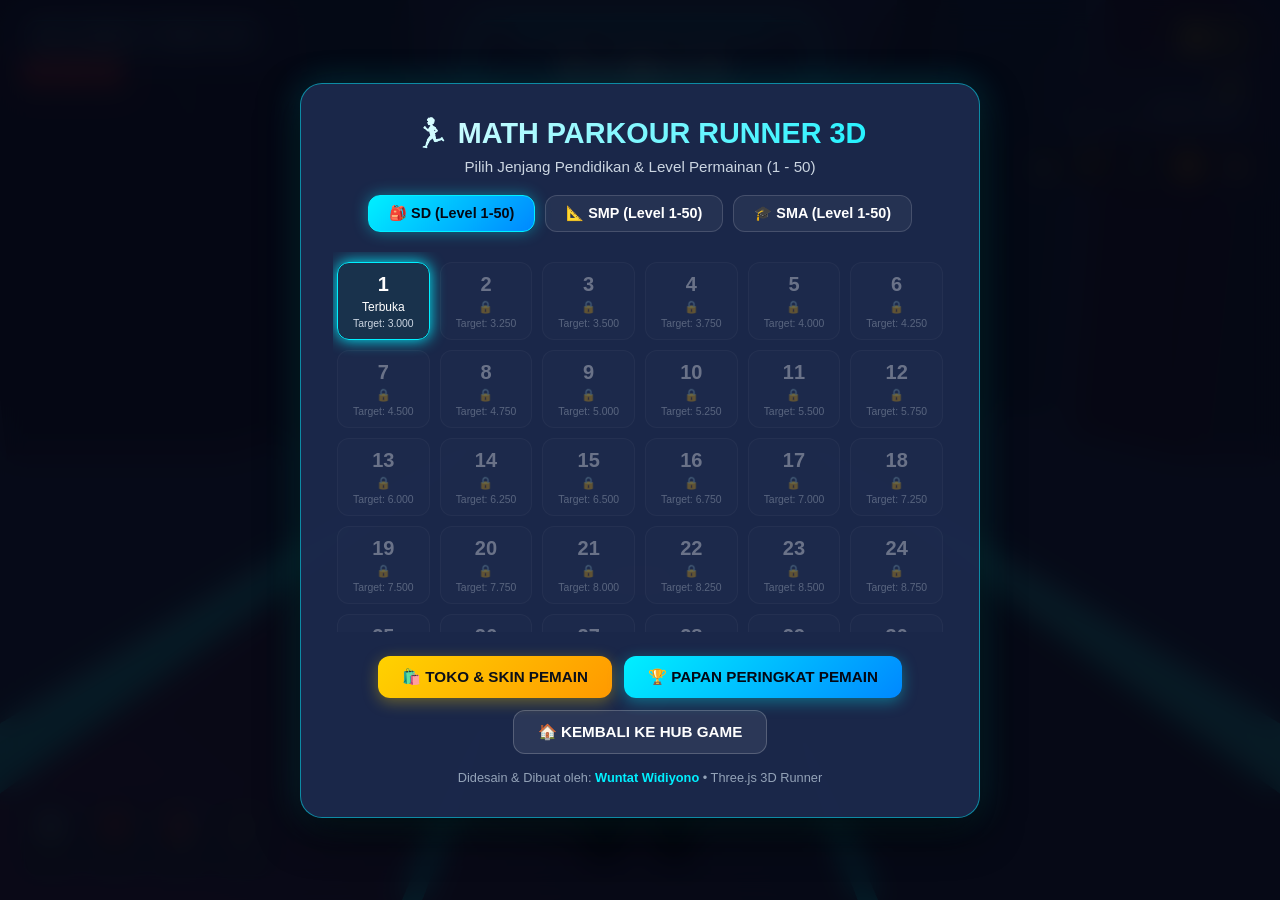
<file: math-runner/index.html>
<!DOCTYPE html>
<html lang="id">
<head>
    <meta charset="UTF-8">
    <meta name="viewport" content="width=device-width, initial-scale=1.0">
    <title>Math Parkour Runner 3D - Petualangan Matematika Tiga Dimensi</title>
    <link rel="stylesheet" href="style.css">

    <!-- Three.js Import Map -->
    <script type="importmap">
    {
        "imports": {
            "three": "../three.js/build/three.module.js"
        }
    }
    </script>
</head>
<body>
    <!-- Three.js Canvas Container -->
    <div id="game-container"></div>

    <!-- Screen Flash Overlay -->
    <div id="flash-overlay"></div>

    <!-- HUD (Heads Up Display) -->
    <div class="hud-layer">
        <!-- Top Header -->
        <div class="hud-header">
            <!-- Sisi Kiri: Badge Jenjang, Level & Nyawa -->
            <div class="hud-left">
                <div id="hud-badge" class="hud-badge">SD • LEVEL 1 • SOAL 1/10</div>
                <div id="hud-lives" class="hud-lives">❤️❤️❤️</div>
            </div>

            <!-- Tengah: Banner Soal Matematika Aktif -->
            <div class="hud-question-container">
                <div class="question-label">GERBANG JAWABAN BERIKUTNYA</div>
                <div id="hud-question" class="question-text">7 + 8 = ?</div>
            </div>

            <!-- Sisi Kanan: Skor, Target Nilai, Koin & Tombol Aksi -->
            <div class="hud-right">
                <div class="hud-coins-box" id="hud-coins-box" title="Saldo Koin Anda">
                    <span class="coin-icon">🪙</span>
                    <span id="hud-coins" class="coin-amount">500</span>
                </div>
                <div class="score-box">
                    <div id="hud-score" class="score-val">0</div>
                    <div class="target-val">TARGET: <span id="hud-target">3.000</span></div>
                    <div class="target-progress-wrapper">
                        <div id="hud-target-bar" class="target-progress-bar"></div>
                    </div>
                </div>
                <div class="hud-actions">
                    <button id="btn-open-shop-hud" class="btn-icon" title="Toko & Kustomisasi Skin">🛍️</button>
                    <button id="btn-open-leaderboard-hud" class="btn-icon" title="Papan Peringkat">🏆</button>
                    <button id="btn-mute" class="btn-icon" title="Suara">🔊</button>
                    <button id="btn-pause" class="btn-icon" title="Jeda">⏸️</button>
                    <a href="../index.html" class="btn-icon" title="Kembali ke Hub Game">🏠</a>
                </div>
            </div>
        </div>

        <!-- Quick Power-Up Action Bar (Bisa diklik atau tekan 1, 2, 3, 4) -->
        <div class="hud-powerups-bar">
            <button id="hud-btn-shield" class="hud-powerup-btn" title="Gunakan Energy Shield (Tekan 1)">
                <span class="p-icon">🛡️</span>
                <span class="p-stock" id="stock-shield">0</span>
                <span class="p-key">[1]</span>
            </button>
            <button id="hud-btn-heart" class="hud-powerup-btn" title="Gunakan Pemulih Nyawa (Tekan 2)">
                <span class="p-icon">❤️</span>
                <span class="p-stock" id="stock-heart">0</span>
                <span class="p-key">[2]</span>
            </button>
            <button id="hud-btn-magnet" class="hud-powerup-btn" title="Gunakan Magnet Koin (Tekan 3)">
                <span class="p-icon">🧲</span>
                <span class="p-stock" id="stock-magnet">0</span>
                <span class="p-key">[3]</span>
            </button>
            <button id="hud-btn-nitro" class="hud-powerup-btn" title="Gunakan Nitro Turbo (Tekan 4)">
                <span class="p-icon">🚀</span>
                <span class="p-stock" id="stock-nitro">0</span>
                <span class="p-key">[4]</span>
            </button>
        </div>

        <!-- Floating Combo Multiplier -->
        <div id="hud-combo" class="hud-combo-badge">COMBO 1x 🔥</div>

        <!-- Floating Feedback Text -->
        <div id="hud-popup"></div>

        <!-- Touch Controls untuk Layar Sentuh / Mobile -->
        <div class="touch-controls">
            <button id="touch-left" class="touch-btn">◀</button>
            <button id="touch-jump" class="touch-btn touch-jump-btn">▲ LOMPAT</button>
            <button id="touch-right" class="touch-btn">▶</button>
        </div>
    </div>

    <!-- MODAL 1: MENU UTAMA & PEMILIH LEVEL (1 - 50) -->
    <div id="modal-menu" class="modal-overlay">
        <div class="modal-card">
            <h2 class="modal-title">🏃 MATH PARKOUR RUNNER 3D</h2>
            <p class="modal-subtitle">Pilih Jenjang Pendidikan & Level Permainan (1 - 50)</p>

            <!-- Jenjang Tabs (SD, SMP, SMA) -->
            <div class="grade-tabs">
                <button class="grade-tab active" data-grade="sd">🎒 SD (Level 1-50)</button>
                <button class="grade-tab" data-grade="smp">📐 SMP (Level 1-50)</button>
                <button class="grade-tab" data-grade="sma">🎓 SMA (Level 1-50)</button>
            </div>

            <!-- Grid 50 Level -->
            <div id="level-grid" class="level-grid">
                <!-- Diisi secara dinamis oleh runner-game.js -->
            </div>

            <div class="modal-actions">
                <button id="btn-open-shop-menu" class="btn-action btn-gold">
                    <span>🛍️ TOKO & SKIN PEMAIN</span>
                </button>
                <button id="btn-open-leaderboard-menu" class="btn-action btn-cyan">
                    <span>🏆 PAPAN PERINGKAT PEMAIN</span>
                </button>
                <a href="../index.html" class="btn-action btn-dark">
                    <span>🏠 KEMBALI KE HUB GAME</span>
                </a>
            </div>

            <p style="font-size: 0.8rem; color: #94a3b8; margin-top: 16px; text-align: center;">
                Didesain & Dibuat oleh: <strong style="color: #00f0ff;">Wuntat Widiyono</strong> • Three.js 3D Runner
            </p>
        </div>
    </div>

    <!-- MODAL 2: PAUSE / JEDA -->
    <div id="modal-pause" class="modal-overlay hidden">
        <div class="modal-card" style="max-width: 450px;">
            <h2 class="modal-title">⏸️ PERMAINAN DIJEDA</h2>
            <p class="modal-subtitle">Gunakan A / D / Panah untuk bermanuver dan Spasi untuk melompat.</p>
            <div class="modal-actions" style="flex-direction: column; width: 100%;">
                <button id="btn-resume" class="btn-action btn-cyan">▶️ LANJUTKAN</button>
                <button id="btn-open-shop-pause" class="btn-action btn-gold">🛍️ TOKO POWER-UP & SKIN</button>
                <button id="btn-open-leaderboard-pause" class="btn-action btn-dark">🏆 PAPAN PERINGKAT</button>
                <button id="btn-restart-pause" class="btn-action btn-dark">🔄 ULANGI LEVEL INI</button>
                <button id="btn-menu-pause" class="btn-action btn-dark">📋 PILIH LEVEL LAIN</button>
                <a href="../index.html" class="btn-action btn-dark">🏠 KEMBALI KE HUB</a>
            </div>
        </div>
    </div>

    <!-- MODAL 3: HASIL LEVEL (SELESAI / GAGAL) -->
    <div id="modal-result" class="modal-overlay hidden">
        <div class="modal-card" style="max-width: 520px;">
            <h2 id="result-title" class="modal-title">🎉 LEVEL SELESAI!</h2>
            <p id="result-desc" class="modal-subtitle">Hasil pencapaian target nilai kelulusan Anda:</p>

            <div class="result-stats-grid">
                <div class="stat-box">
                    <div class="stat-label">SKOR ANDA</div>
                    <div id="result-score" class="stat-val">0</div>
                </div>
                <div class="stat-box">
                    <div class="stat-label">TARGET NILAI</div>
                    <div id="result-target" class="stat-val">0</div>
                </div>
                <div class="stat-box">
                    <div class="stat-label">BINTANG</div>
                    <div id="result-stars" class="stat-val">⭐⭐⭐</div>
                </div>
            </div>

            <!-- Input Rekor Pemain ke Papan Peringkat -->
            <div id="save-score-section" style="background: rgba(0, 240, 255, 0.08); border: 1px solid rgba(0, 240, 255, 0.3); border-radius: 14px; padding: 14px; margin-bottom: 20px;">
                <div style="font-size: 0.85rem; font-weight: 700; color: #00f0ff; margin-bottom: 8px;">🏆 CATATKAN NAMA ANDA DI PAPAN PERINGKAT:</div>
                <div style="display: flex; gap: 8px; justify-content: center; flex-wrap: wrap;">
                    <input type="text" id="player-name-input" placeholder="Nama Anda..." maxlength="20" style="background: rgba(7, 12, 28, 0.9); border: 1px solid rgba(0, 240, 255, 0.5); color: #fff; padding: 10px 14px; border-radius: 10px; font-size: 0.95rem; outline: none; width: 60%; min-width: 180px;">
                    <button id="btn-save-score" class="btn-action btn-cyan" style="padding: 10px 18px;">💾 SIMPAN</button>
                </div>
                <div id="save-score-msg" style="font-size: 0.82rem; margin-top: 6px; font-weight: 700;"></div>
            </div>

            <div class="modal-actions">
                <button id="btn-next-level" class="btn-action btn-cyan">▶️ LEVEL BERIKUTNYA</button>
                <button id="btn-retry" class="btn-action btn-dark">🔄 MAIN LAGI</button>
                <button id="btn-menu-result" class="btn-action btn-dark">📋 PILIH LEVEL LAIN</button>
                <a href="../index.html" class="btn-action btn-dark">🏠 KEMBALI KE HUB</a>
            </div>
        </div>
    </div>

    <!-- MODAL 4: PAPAN PERINGKAT (LEADERBOARD) -->
    <div id="modal-leaderboard" class="modal-overlay hidden">
        <div class="modal-card" style="max-width: 580px;">
            <h2 class="modal-title">🏆 PAPAN PERINGKAT (MATH RUNNER)</h2>
            <p class="modal-subtitle">Daftar Top 10 Pemain Terbaik</p>

            <div class="grade-tabs" style="margin-bottom: 15px;">
                <button class="grade-tab lb-filter active" data-lb-grade="all">Semua</button>
                <button class="grade-tab lb-filter" data-lb-grade="sd">SD</button>
                <button class="grade-tab lb-filter" data-lb-grade="smp">SMP</button>
                <button class="grade-tab lb-filter" data-lb-grade="sma">SMA</button>
            </div>

            <div style="overflow-y: auto; max-height: 320px; border-radius: 12px; border: 1px solid rgba(255,255,255,0.1); margin-bottom: 20px; background: rgba(10, 16, 34, 0.6);">
                <table style="width: 100%; border-collapse: collapse; text-align: left; font-size: 0.88rem;">
                    <thead>
                        <tr style="background: rgba(255,255,255,0.06); color: #cbd5e1; border-bottom: 1px solid rgba(255,255,255,0.12);">
                            <th style="padding: 10px 12px; text-align: center;">#</th>
                            <th style="padding: 10px 12px;">Nama Pemain</th>
                            <th style="padding: 10px 12px;">Tingkat</th>
                            <th style="padding: 10px 12px; text-align: right;">Skor</th>
                        </tr>
                    </thead>
                    <tbody id="runner-lb-tbody">
                        <!-- Diisi secara dinamis -->
                    </tbody>
                </table>
            </div>

            <div class="modal-actions">
                <button id="btn-close-leaderboard" class="btn-action btn-dark">TUTUP</button>
            </div>
        </div>
    </div>

    <!-- MODAL 5: TOKO POWER-UP & KUSTOMISASI SKIN -->
    <div id="modal-shop" class="modal-overlay hidden">
        <div class="modal-card" style="max-width: 650px;">
            <div style="display: flex; justify-content: space-between; align-items: center; margin-bottom: 12px;">
                <h2 class="modal-title" style="margin: 0;">🛍️ TOKO & KUSTOMISASI</h2>
                <div style="background: rgba(255, 210, 0, 0.15); border: 1px solid #ffd200; border-radius: 20px; padding: 6px 16px; font-weight: 900; color: #ffd200; font-size: 1.1rem; display: flex; align-items: center; gap: 6px;">
                    <span>🪙</span>
                    <span id="shop-coins-display">500</span>
                </div>
            </div>
            <p class="modal-subtitle">Gunakan koin hasil lari dan menjawab soal untuk membeli perlengkapan atau skin baru!</p>

            <!-- Tabs Kategori Toko -->
            <div class="grade-tabs" style="margin-bottom: 16px;">
                <button class="grade-tab shop-tab active" data-shop-tab="powerups">⚡ Perlengkapan Power-Up</button>
                <button class="grade-tab shop-tab" data-shop-tab="skins">🎨 Skin & Armor Karakter</button>
            </div>

            <!-- List Item Power-Up -->
            <div id="shop-tab-powerups" class="shop-grid">
                <!-- Diisi secara dinamis -->
            </div>

            <!-- List Item Skin Karakter -->
            <div id="shop-tab-skins" class="shop-grid" style="display: none;">
                <!-- Diisi secara dinamis -->
            </div>

            <div class="modal-actions" style="margin-top: 20px;">
                <button id="btn-close-shop" class="btn-action btn-cyan">SELESAI / TUTUP</button>
            </div>
        </div>
    </div>

    <!-- Game Scripts -->
    <script type="module" src="js/runner-game.js"></script>
</body>
</html>
</file>
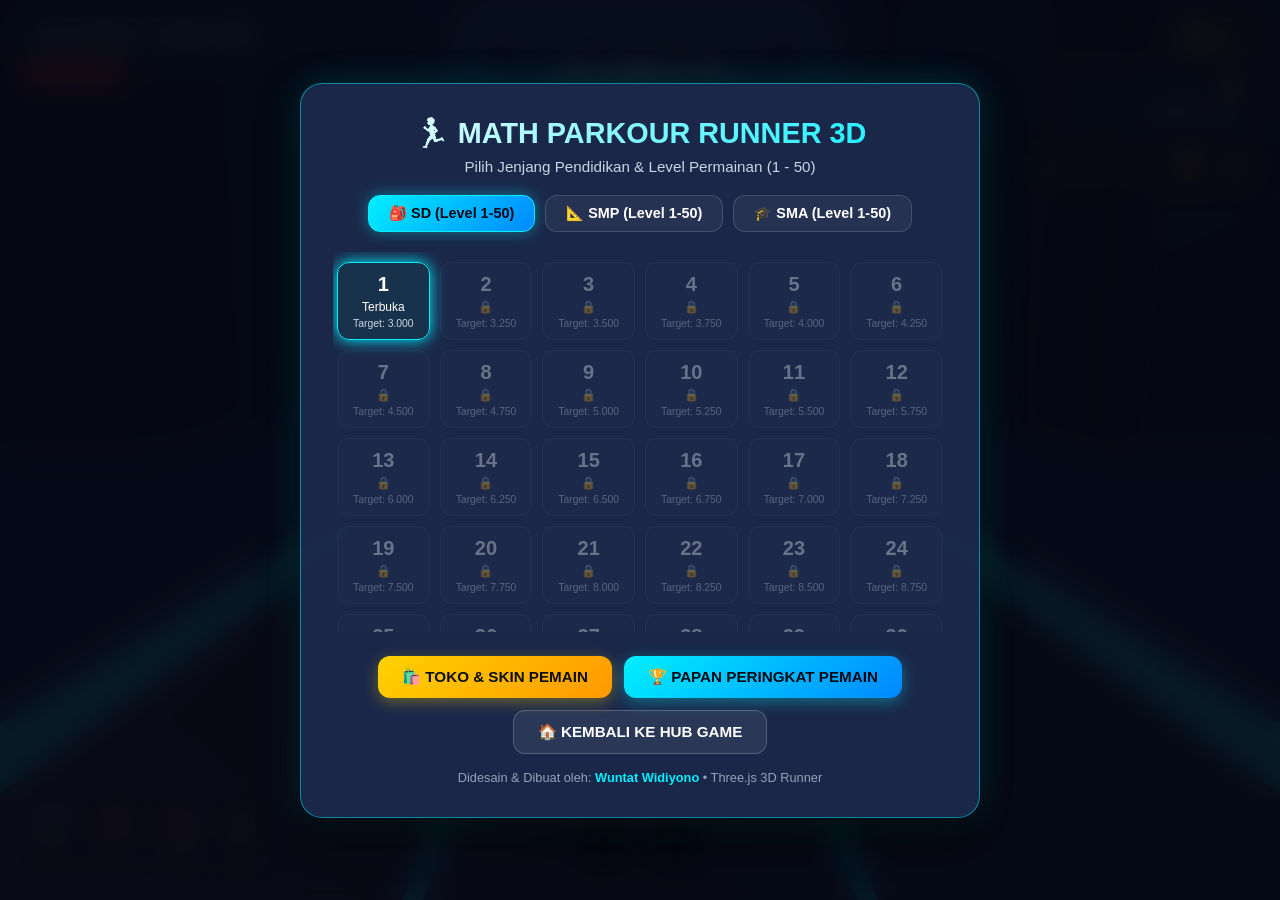
<file: three.js/examples/math-runner/index.html>
<!DOCTYPE html>
<html lang="id">
<head>
    <meta charset="UTF-8">
    <meta name="viewport" content="width=device-width, initial-scale=1.0">
    <title>Math Parkour Runner 3D - Petualangan Matematika Tiga Dimensi</title>
    <link rel="stylesheet" href="style.css">

    <!-- Three.js Import Map -->
    <script type="importmap">
    {
        "imports": {
            "three": "../../build/three.module.js"
        }
    }
    </script>
</head>
<body>
    <!-- Three.js Canvas Container -->
    <div id="game-container"></div>

    <!-- Screen Flash Overlay -->
    <div id="flash-overlay"></div>

    <!-- HUD (Heads Up Display) -->
    <div class="hud-layer">
        <!-- Top Header -->
        <div class="hud-header">
            <!-- Sisi Kiri: Badge Jenjang, Level & Nyawa -->
            <div class="hud-left">
                <div id="hud-badge" class="hud-badge">SD • LEVEL 1 • SOAL 1/10</div>
                <div id="hud-lives" class="hud-lives">❤️❤️❤️</div>
            </div>

            <!-- Tengah: Banner Soal Matematika Aktif -->
            <div class="hud-question-container">
                <div class="question-label">GERBANG JAWABAN BERIKUTNYA</div>
                <div id="hud-question" class="question-text">7 + 8 = ?</div>
            </div>

            <!-- Sisi Kanan: Skor, Target Nilai, Koin & Tombol Aksi -->
            <div class="hud-right">
                <div class="hud-coins-box" id="hud-coins-box" title="Saldo Koin Anda">
                    <span class="coin-icon">🪙</span>
                    <span id="hud-coins" class="coin-amount">500</span>
                </div>
                <div class="score-box">
                    <div id="hud-score" class="score-val">0</div>
                    <div class="target-val">TARGET: <span id="hud-target">3.000</span></div>
                    <div class="target-progress-wrapper">
                        <div id="hud-target-bar" class="target-progress-bar"></div>
                    </div>
                </div>
                <div class="hud-actions">
                    <button id="btn-open-shop-hud" class="btn-icon" title="Toko & Kustomisasi Skin">🛍️</button>
                    <button id="btn-open-leaderboard-hud" class="btn-icon" title="Papan Peringkat">🏆</button>
                    <button id="btn-mute" class="btn-icon" title="Suara">🔊</button>
                    <button id="btn-pause" class="btn-icon" title="Jeda">⏸️</button>
                    <a href="../index.html" class="btn-icon" title="Kembali ke Hub Game">🏠</a>
                </div>
            </div>
        </div>

        <!-- Quick Power-Up Action Bar (Bisa diklik atau tekan 1, 2, 3, 4) -->
        <div class="hud-powerups-bar">
            <button id="hud-btn-shield" class="hud-powerup-btn" title="Gunakan Energy Shield (Tekan 1)">
                <span class="p-icon">🛡️</span>
                <span class="p-stock" id="stock-shield">0</span>
                <span class="p-key">[1]</span>
            </button>
            <button id="hud-btn-heart" class="hud-powerup-btn" title="Gunakan Pemulih Nyawa (Tekan 2)">
                <span class="p-icon">❤️</span>
                <span class="p-stock" id="stock-heart">0</span>
                <span class="p-key">[2]</span>
            </button>
            <button id="hud-btn-magnet" class="hud-powerup-btn" title="Gunakan Magnet Koin (Tekan 3)">
                <span class="p-icon">🧲</span>
                <span class="p-stock" id="stock-magnet">0</span>
                <span class="p-key">[3]</span>
            </button>
            <button id="hud-btn-nitro" class="hud-powerup-btn" title="Gunakan Nitro Turbo (Tekan 4)">
                <span class="p-icon">🚀</span>
                <span class="p-stock" id="stock-nitro">0</span>
                <span class="p-key">[4]</span>
            </button>
        </div>

        <!-- Floating Combo Multiplier -->
        <div id="hud-combo" class="hud-combo-badge">COMBO 1x 🔥</div>

        <!-- Floating Feedback Text -->
        <div id="hud-popup"></div>

        <!-- Touch Controls untuk Layar Sentuh / Mobile -->
        <div class="touch-controls">
            <button id="touch-left" class="touch-btn">◀</button>
            <button id="touch-jump" class="touch-btn touch-jump-btn">▲ LOMPAT</button>
            <button id="touch-right" class="touch-btn">▶</button>
        </div>
    </div>

    <!-- MODAL 1: MENU UTAMA & PEMILIH LEVEL (1 - 50) -->
    <div id="modal-menu" class="modal-overlay">
        <div class="modal-card">
            <h2 class="modal-title">🏃 MATH PARKOUR RUNNER 3D</h2>
            <p class="modal-subtitle">Pilih Jenjang Pendidikan & Level Permainan (1 - 50)</p>

            <!-- Jenjang Tabs (SD, SMP, SMA) -->
            <div class="grade-tabs">
                <button class="grade-tab active" data-grade="sd">🎒 SD (Level 1-50)</button>
                <button class="grade-tab" data-grade="smp">📐 SMP (Level 1-50)</button>
                <button class="grade-tab" data-grade="sma">🎓 SMA (Level 1-50)</button>
            </div>

            <!-- Grid 50 Level -->
            <div id="level-grid" class="level-grid">
                <!-- Diisi secara dinamis oleh runner-game.js -->
            </div>

            <div class="modal-actions">
                <button id="btn-open-shop-menu" class="btn-action btn-gold">
                    <span>🛍️ TOKO & SKIN PEMAIN</span>
                </button>
                <button id="btn-open-leaderboard-menu" class="btn-action btn-cyan">
                    <span>🏆 PAPAN PERINGKAT PEMAIN</span>
                </button>
                <a href="../index.html" class="btn-action btn-dark">
                    <span>🏠 KEMBALI KE HUB GAME</span>
                </a>
            </div>

            <p style="font-size: 0.8rem; color: #94a3b8; margin-top: 16px; text-align: center;">
                Didesain & Dibuat oleh: <strong style="color: #00f0ff;">Wuntat Widiyono</strong> • Three.js 3D Runner
            </p>
        </div>
    </div>

    <!-- MODAL 2: PAUSE / JEDA -->
    <div id="modal-pause" class="modal-overlay hidden">
        <div class="modal-card" style="max-width: 450px;">
            <h2 class="modal-title">⏸️ PERMAINAN DIJEDA</h2>
            <p class="modal-subtitle">Gunakan A / D / Panah untuk bermanuver dan Spasi untuk melompat.</p>
            <div class="modal-actions" style="flex-direction: column; width: 100%;">
                <button id="btn-resume" class="btn-action btn-cyan">▶️ LANJUTKAN</button>
                <button id="btn-open-shop-pause" class="btn-action btn-gold">🛍️ TOKO POWER-UP & SKIN</button>
                <button id="btn-open-leaderboard-pause" class="btn-action btn-dark">🏆 PAPAN PERINGKAT</button>
                <button id="btn-restart-pause" class="btn-action btn-dark">🔄 ULANGI LEVEL INI</button>
                <button id="btn-menu-pause" class="btn-action btn-dark">📋 PILIH LEVEL LAIN</button>
                <a href="../index.html" class="btn-action btn-dark">🏠 KEMBALI KE HUB</a>
            </div>
        </div>
    </div>

    <!-- MODAL 3: HASIL LEVEL (SELESAI / GAGAL) -->
    <div id="modal-result" class="modal-overlay hidden">
        <div class="modal-card" style="max-width: 520px;">
            <h2 id="result-title" class="modal-title">🎉 LEVEL SELESAI!</h2>
            <p id="result-desc" class="modal-subtitle">Hasil pencapaian target nilai kelulusan Anda:</p>

            <div class="result-stats-grid">
                <div class="stat-box">
                    <div class="stat-label">SKOR ANDA</div>
                    <div id="result-score" class="stat-val">0</div>
                </div>
                <div class="stat-box">
                    <div class="stat-label">TARGET NILAI</div>
                    <div id="result-target" class="stat-val">0</div>
                </div>
                <div class="stat-box">
                    <div class="stat-label">BINTANG</div>
                    <div id="result-stars" class="stat-val">⭐⭐⭐</div>
                </div>
            </div>

            <!-- Input Rekor Pemain ke Papan Peringkat -->
            <div id="save-score-section" style="background: rgba(0, 240, 255, 0.08); border: 1px solid rgba(0, 240, 255, 0.3); border-radius: 14px; padding: 14px; margin-bottom: 20px;">
                <div style="font-size: 0.85rem; font-weight: 700; color: #00f0ff; margin-bottom: 8px;">🏆 CATATKAN NAMA ANDA DI PAPAN PERINGKAT:</div>
                <div style="display: flex; gap: 8px; justify-content: center; flex-wrap: wrap;">
                    <input type="text" id="player-name-input" placeholder="Nama Anda..." maxlength="20" style="background: rgba(7, 12, 28, 0.9); border: 1px solid rgba(0, 240, 255, 0.5); color: #fff; padding: 10px 14px; border-radius: 10px; font-size: 0.95rem; outline: none; width: 60%; min-width: 180px;">
                    <button id="btn-save-score" class="btn-action btn-cyan" style="padding: 10px 18px;">💾 SIMPAN</button>
                </div>
                <div id="save-score-msg" style="font-size: 0.82rem; margin-top: 6px; font-weight: 700;"></div>
            </div>

            <div class="modal-actions">
                <button id="btn-next-level" class="btn-action btn-cyan">▶️ LEVEL BERIKUTNYA</button>
                <button id="btn-retry" class="btn-action btn-dark">🔄 MAIN LAGI</button>
                <button id="btn-menu-result" class="btn-action btn-dark">📋 PILIH LEVEL LAIN</button>
                <a href="../index.html" class="btn-action btn-dark">🏠 KEMBALI KE HUB</a>
            </div>
        </div>
    </div>

    <!-- MODAL 4: PAPAN PERINGKAT (LEADERBOARD) -->
    <div id="modal-leaderboard" class="modal-overlay hidden">
        <div class="modal-card" style="max-width: 580px;">
            <h2 class="modal-title">🏆 PAPAN PERINGKAT (MATH RUNNER)</h2>
            <p class="modal-subtitle">Daftar Top 10 Pemain Terbaik</p>

            <div class="grade-tabs" style="margin-bottom: 15px;">
                <button class="grade-tab lb-filter active" data-lb-grade="all">Semua</button>
                <button class="grade-tab lb-filter" data-lb-grade="sd">SD</button>
                <button class="grade-tab lb-filter" data-lb-grade="smp">SMP</button>
                <button class="grade-tab lb-filter" data-lb-grade="sma">SMA</button>
            </div>

            <div style="overflow-y: auto; max-height: 320px; border-radius: 12px; border: 1px solid rgba(255,255,255,0.1); margin-bottom: 20px; background: rgba(10, 16, 34, 0.6);">
                <table style="width: 100%; border-collapse: collapse; text-align: left; font-size: 0.88rem;">
                    <thead>
                        <tr style="background: rgba(255,255,255,0.06); color: #cbd5e1; border-bottom: 1px solid rgba(255,255,255,0.12);">
                            <th style="padding: 10px 12px; text-align: center;">#</th>
                            <th style="padding: 10px 12px;">Nama Pemain</th>
                            <th style="padding: 10px 12px;">Tingkat</th>
                            <th style="padding: 10px 12px; text-align: right;">Skor</th>
                        </tr>
                    </thead>
                    <tbody id="runner-lb-tbody">
                        <!-- Diisi secara dinamis -->
                    </tbody>
                </table>
            </div>

            <div class="modal-actions">
                <button id="btn-close-leaderboard" class="btn-action btn-dark">TUTUP</button>
            </div>
        </div>
    </div>

    <!-- MODAL 5: TOKO POWER-UP & KUSTOMISASI SKIN -->
    <div id="modal-shop" class="modal-overlay hidden">
        <div class="modal-card" style="max-width: 650px;">
            <div style="display: flex; justify-content: space-between; align-items: center; margin-bottom: 12px;">
                <h2 class="modal-title" style="margin: 0;">🛍️ TOKO & KUSTOMISASI</h2>
                <div style="background: rgba(255, 210, 0, 0.15); border: 1px solid #ffd200; border-radius: 20px; padding: 6px 16px; font-weight: 900; color: #ffd200; font-size: 1.1rem; display: flex; align-items: center; gap: 6px;">
                    <span>🪙</span>
                    <span id="shop-coins-display">500</span>
                </div>
            </div>
            <p class="modal-subtitle">Gunakan koin hasil lari dan menjawab soal untuk membeli perlengkapan atau skin baru!</p>

            <!-- Tabs Kategori Toko -->
            <div class="grade-tabs" style="margin-bottom: 16px;">
                <button class="grade-tab shop-tab active" data-shop-tab="powerups">⚡ Perlengkapan Power-Up</button>
                <button class="grade-tab shop-tab" data-shop-tab="skins">🎨 Skin & Armor Karakter</button>
            </div>

            <!-- List Item Power-Up -->
            <div id="shop-tab-powerups" class="shop-grid">
                <!-- Diisi secara dinamis -->
            </div>

            <!-- List Item Skin Karakter -->
            <div id="shop-tab-skins" class="shop-grid" style="display: none;">
                <!-- Diisi secara dinamis -->
            </div>

            <div class="modal-actions" style="margin-top: 20px;">
                <button id="btn-close-shop" class="btn-action btn-cyan">SELESAI / TUTUP</button>
            </div>
        </div>
    </div>

    <!-- Game Scripts -->
    <script type="module" src="js/runner-game.js"></script>
</body>
</html>
</file>
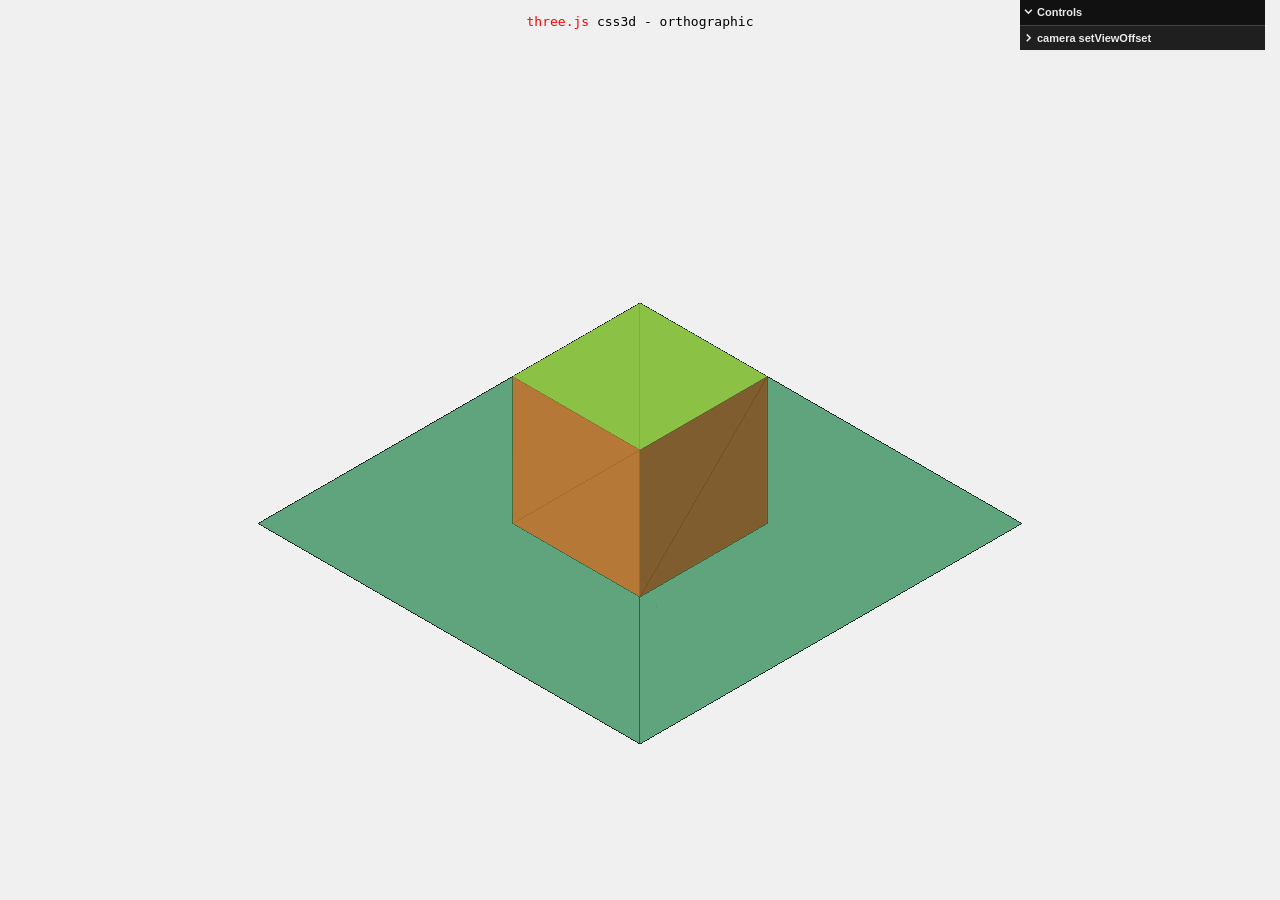
<file: three.js/examples/css3d_orthographic.html>
<!DOCTYPE html>
<html>
	<head>
		<title>three.js css3d - orthographic</title>
		<meta charset="utf-8">
		<meta name="viewport" content="width=device-width, user-scalable=no, minimum-scale=1.0, maximum-scale=1.0">
		<meta property="og:title" content="three.js css3d - orthographic">
		<meta property="og:type" content="website">
		<meta property="og:url" content="https://threejs.org/examples/css3d_orthographic.html">
		<meta property="og:image" content="https://threejs.org/examples/screenshots/css3d_orthographic.jpg">
		<link type="text/css" rel="stylesheet" href="main.css">
		<style>
			body {
				background-color: #f0f0f0;
			}
			a {
				color: #f00;
			}
			#info {
				color: #000000;
			}
		</style>
	</head>
	<body>
		<div id="info"><a href="https://threejs.org" target="_blank" rel="noopener">three.js</a> css3d - orthographic</div>

		<script type="importmap">
			{
				"imports": {
					"three": "../build/three.module.js",
					"three/addons/": "./jsm/"
				}
			}
		</script>

		<script type="module">

			import * as THREE from 'three';

			import { OrbitControls } from 'three/addons/controls/OrbitControls.js';
			import { CSS3DRenderer, CSS3DObject } from 'three/addons/renderers/CSS3DRenderer.js';
			import { GUI } from 'three/addons/libs/lil-gui.module.min.js';

			let camera, scene, renderer;

			let scene2, renderer2;

			const frustumSize = 500;

			init();
			animate();

			function init() {

				const aspect = window.innerWidth / window.innerHeight;
				camera = new THREE.OrthographicCamera( frustumSize * aspect / - 2, frustumSize * aspect / 2, frustumSize / 2, frustumSize / - 2, 1, 1000 );

				camera.position.set( - 200, 200, 200 );

				scene = new THREE.Scene();
				scene.background = new THREE.Color( 0xf0f0f0 );

				scene2 = new THREE.Scene();

				const material = new THREE.MeshBasicMaterial( { color: 0x000000, wireframe: true, wireframeLinewidth: 1, side: THREE.DoubleSide } );

				// left
				createPlane(
					100, 100,
					'chocolate',
					new THREE.Vector3( - 50, 0, 0 ),
					new THREE.Euler( 0, - 90 * THREE.MathUtils.DEG2RAD, 0 )
				);
				// right
				createPlane(
					100, 100,
					'saddlebrown',
					new THREE.Vector3( 0, 0, 50 ),
					new THREE.Euler( 0, 0, 0 )
				);
				// top
				createPlane(
					100, 100,
					'yellowgreen',
					new THREE.Vector3( 0, 50, 0 ),
					new THREE.Euler( - 90 * THREE.MathUtils.DEG2RAD, 0, 0 )
				);
				// bottom
				createPlane(
					300, 300,
					'seagreen',
					new THREE.Vector3( 0, - 50, 0 ),
					new THREE.Euler( - 90 * THREE.MathUtils.DEG2RAD, 0, 0 )
				);

				//

				renderer = new THREE.WebGLRenderer();
				renderer.setPixelRatio( window.devicePixelRatio );
				renderer.setSize( window.innerWidth, window.innerHeight );
				document.body.appendChild( renderer.domElement );

				renderer2 = new CSS3DRenderer();
				renderer2.setSize( window.innerWidth, window.innerHeight );
				renderer2.domElement.style.position = 'absolute';
				renderer2.domElement.style.top = 0;
				document.body.appendChild( renderer2.domElement );

				const controls = new OrbitControls( camera, renderer2.domElement );
				controls.minZoom = 0.5;
				controls.maxZoom = 2;

				function createPlane( width, height, cssColor, pos, rot ) {

					const element = document.createElement( 'div' );
					element.style.width = width + 'px';
					element.style.height = height + 'px';
					element.style.opacity = 0.75;
					element.style.background = cssColor;

					const object = new CSS3DObject( element );
					object.position.copy( pos );
					object.rotation.copy( rot );
					scene2.add( object );

					const geometry = new THREE.PlaneGeometry( width, height );
					const mesh = new THREE.Mesh( geometry, material );
					mesh.position.copy( object.position );
					mesh.rotation.copy( object.rotation );
					scene.add( mesh );

				}

				window.addEventListener( 'resize', onWindowResize );
				createPanel();

			}

			function onWindowResize() {

				const aspect = window.innerWidth / window.innerHeight;

				camera.left = - frustumSize * aspect / 2;
				camera.right = frustumSize * aspect / 2;
				camera.top = frustumSize / 2;
				camera.bottom = - frustumSize / 2;

				camera.updateProjectionMatrix();

				renderer.setSize( window.innerWidth, window.innerHeight );

				renderer2.setSize( window.innerWidth, window.innerHeight );

			}

			function animate() {

				requestAnimationFrame( animate );

				renderer.render( scene, camera );
				renderer2.render( scene2, camera );

			}

			function createPanel() {

				const panel = new GUI();
				const folder1 = panel.addFolder( 'camera setViewOffset' ).close();

				const settings = {
					'setViewOffset'() {

						folder1.children[ 1 ].enable().setValue( window.innerWidth );
						folder1.children[ 2 ].enable().setValue( window.innerHeight );
						folder1.children[ 3 ].enable().setValue( 0 );
						folder1.children[ 4 ].enable().setValue( 0 );
						folder1.children[ 5 ].enable().setValue( window.innerWidth );
						folder1.children[ 6 ].enable().setValue( window.innerHeight );

					},
					'fullWidth': 0,
					'fullHeight': 0,
					'offsetX': 0,
					'offsetY': 0,
					'width': 0,
					'height': 0,
					'clearViewOffset'() {

						folder1.children[ 1 ].setValue( 0 ).disable();
						folder1.children[ 2 ].setValue( 0 ).disable();
						folder1.children[ 3 ].setValue( 0 ).disable();
						folder1.children[ 4 ].setValue( 0 ).disable();
						folder1.children[ 5 ].setValue( 0 ).disable();
						folder1.children[ 6 ].setValue( 0 ).disable();
						camera.clearViewOffset();

					}
				};

				folder1.add( settings, 'setViewOffset' );
				folder1.add( settings, 'fullWidth', window.screen.width / 4, window.screen.width * 2, 1 ).onChange( ( val ) => updateCameraViewOffset( { fullWidth: val } ) ).disable();
				folder1.add( settings, 'fullHeight', window.screen.height / 4, window.screen.height * 2, 1 ).onChange( ( val ) => updateCameraViewOffset( { fullHeight: val } ) ).disable();
				folder1.add( settings, 'offsetX', 0, 256, 1 ).onChange( ( val ) => updateCameraViewOffset( { x: val } ) ).disable();
				folder1.add( settings, 'offsetY', 0, 256, 1 ).onChange( ( val ) => updateCameraViewOffset( { y: val } ) ).disable();
				folder1.add( settings, 'width', window.screen.width / 4, window.screen.width * 2, 1 ).onChange( ( val ) => updateCameraViewOffset( { width: val } ) ).disable();
				folder1.add( settings, 'height', window.screen.height / 4, window.screen.height * 2, 1 ).onChange( ( val ) => updateCameraViewOffset( { height: val } ) ).disable();
				folder1.add( settings, 'clearViewOffset' );

			}

			function updateCameraViewOffset( { fullWidth, fullHeight, x, y, width, height } ) {

				if ( ! camera.view ) {

					camera.setViewOffset( fullWidth || window.innerWidth, fullHeight || window.innerHeight, x || 0, y || 0, width || window.innerWidth, height || window.innerHeight );

				} else {

					camera.setViewOffset( fullWidth || camera.view.fullWidth, fullHeight || camera.view.fullHeight, x || camera.view.offsetX, y || camera.view.offsetY, width || camera.view.width, height || camera.view.height );

				}

			}

		</script>
	</body>
</html>
</file>
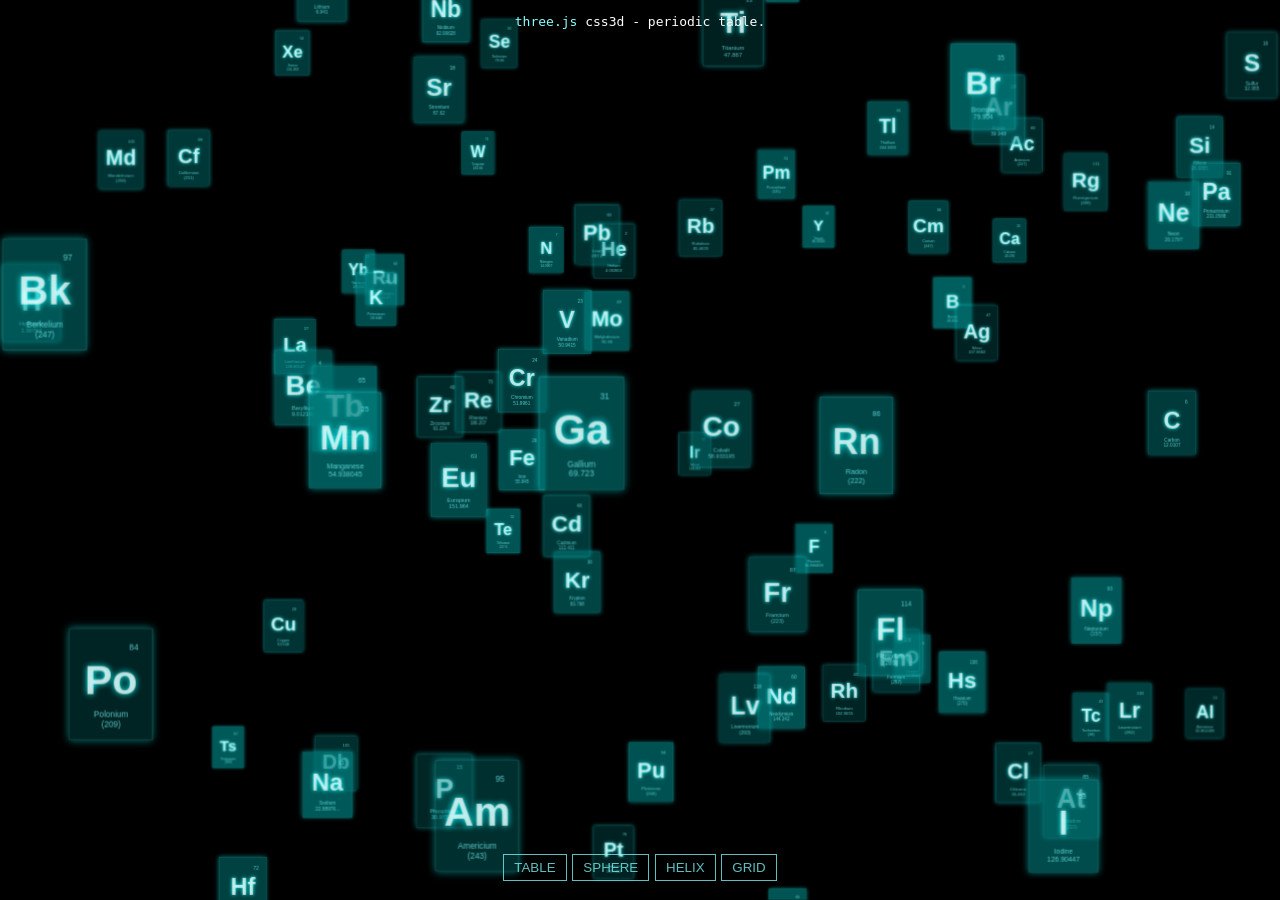
<file: three.js/examples/css3d_periodictable.html>
<!DOCTYPE html>
<html>
	<head>
		<title>three.js css3d - periodic table</title>
		<meta charset="utf-8">
		<meta name="viewport" content="width=device-width, user-scalable=no, minimum-scale=1.0, maximum-scale=1.0">
		<meta property="og:title" content="three.js css3d - periodic table">
		<meta property="og:type" content="website">
		<meta property="og:url" content="https://threejs.org/examples/css3d_periodictable.html">
		<meta property="og:image" content="https://threejs.org/examples/screenshots/css3d_periodictable.jpg">
		<link type="text/css" rel="stylesheet" href="main.css">
		<style>
			a {
				color: #8ff;
			}

			#menu {
				position: absolute;
				bottom: 20px;
				width: 100%;
				text-align: center;
			}

			.element {
				width: 120px;
				height: 160px;
				box-shadow: 0px 0px 12px rgba(0,255,255,0.5);
				border: 1px solid rgba(127,255,255,0.25);
				font-family: Helvetica, sans-serif;
				text-align: center;
				line-height: normal;
				cursor: default;
			}

			.element:hover {
				box-shadow: 0px 0px 12px rgba(0,255,255,0.75);
				border: 1px solid rgba(127,255,255,0.75);
			}

				.element .number {
					position: absolute;
					top: 20px;
					right: 20px;
					font-size: 12px;
					color: rgba(127,255,255,0.75);
				}

				.element .symbol {
					position: absolute;
					top: 40px;
					left: 0px;
					right: 0px;
					font-size: 60px;
					font-weight: bold;
					color: rgba(255,255,255,0.75);
					text-shadow: 0 0 10px rgba(0,255,255,0.95);
				}

				.element .details {
					position: absolute;
					bottom: 15px;
					left: 0px;
					right: 0px;
					font-size: 12px;
					color: rgba(127,255,255,0.75);
				}

			button {
				color: rgba(127,255,255,0.75);
				background: transparent;
				outline: 1px solid rgba(127,255,255,0.75);
				border: 0px;
				padding: 5px 10px;
				cursor: pointer;
			}

			button:hover {
				background-color: rgba(0,255,255,0.5);
			}

			button:active {
				color: #000000;
				background-color: rgba(0,255,255,0.75);
			}
		</style>
	</head>
	<body>

		<div id="info"><a href="https://threejs.org" target="_blank" rel="noopener">three.js</a> css3d - periodic table.</div>
		<div id="container"></div>
		<div id="menu">
			<button id="table">TABLE</button>
			<button id="sphere">SPHERE</button>
			<button id="helix">HELIX</button>
			<button id="grid">GRID</button>
		</div>

		<script type="importmap">
			{
				"imports": {
					"three": "../build/three.module.js",
					"three/addons/": "./jsm/"
				}
			}
		</script>

		<script type="module">

			import * as THREE from 'three';

			import TWEEN from 'three/addons/libs/tween.module.js';
			import { TrackballControls } from 'three/addons/controls/TrackballControls.js';
			import { CSS3DRenderer, CSS3DObject } from 'three/addons/renderers/CSS3DRenderer.js';

			const table = [
				'H', 'Hydrogen', '1.00794', 1, 1,
				'He', 'Helium', '4.002602', 18, 1,
				'Li', 'Lithium', '6.941', 1, 2,
				'Be', 'Beryllium', '9.012182', 2, 2,
				'B', 'Boron', '10.811', 13, 2,
				'C', 'Carbon', '12.0107', 14, 2,
				'N', 'Nitrogen', '14.0067', 15, 2,
				'O', 'Oxygen', '15.9994', 16, 2,
				'F', 'Fluorine', '18.9984032', 17, 2,
				'Ne', 'Neon', '20.1797', 18, 2,
				'Na', 'Sodium', '22.98976...', 1, 3,
				'Mg', 'Magnesium', '24.305', 2, 3,
				'Al', 'Aluminium', '26.9815386', 13, 3,
				'Si', 'Silicon', '28.0855', 14, 3,
				'P', 'Phosphorus', '30.973762', 15, 3,
				'S', 'Sulfur', '32.065', 16, 3,
				'Cl', 'Chlorine', '35.453', 17, 3,
				'Ar', 'Argon', '39.948', 18, 3,
				'K', 'Potassium', '39.948', 1, 4,
				'Ca', 'Calcium', '40.078', 2, 4,
				'Sc', 'Scandium', '44.955912', 3, 4,
				'Ti', 'Titanium', '47.867', 4, 4,
				'V', 'Vanadium', '50.9415', 5, 4,
				'Cr', 'Chromium', '51.9961', 6, 4,
				'Mn', 'Manganese', '54.938045', 7, 4,
				'Fe', 'Iron', '55.845', 8, 4,
				'Co', 'Cobalt', '58.933195', 9, 4,
				'Ni', 'Nickel', '58.6934', 10, 4,
				'Cu', 'Copper', '63.546', 11, 4,
				'Zn', 'Zinc', '65.38', 12, 4,
				'Ga', 'Gallium', '69.723', 13, 4,
				'Ge', 'Germanium', '72.63', 14, 4,
				'As', 'Arsenic', '74.9216', 15, 4,
				'Se', 'Selenium', '78.96', 16, 4,
				'Br', 'Bromine', '79.904', 17, 4,
				'Kr', 'Krypton', '83.798', 18, 4,
				'Rb', 'Rubidium', '85.4678', 1, 5,
				'Sr', 'Strontium', '87.62', 2, 5,
				'Y', 'Yttrium', '88.90585', 3, 5,
				'Zr', 'Zirconium', '91.224', 4, 5,
				'Nb', 'Niobium', '92.90628', 5, 5,
				'Mo', 'Molybdenum', '95.96', 6, 5,
				'Tc', 'Technetium', '(98)', 7, 5,
				'Ru', 'Ruthenium', '101.07', 8, 5,
				'Rh', 'Rhodium', '102.9055', 9, 5,
				'Pd', 'Palladium', '106.42', 10, 5,
				'Ag', 'Silver', '107.8682', 11, 5,
				'Cd', 'Cadmium', '112.411', 12, 5,
				'In', 'Indium', '114.818', 13, 5,
				'Sn', 'Tin', '118.71', 14, 5,
				'Sb', 'Antimony', '121.76', 15, 5,
				'Te', 'Tellurium', '127.6', 16, 5,
				'I', 'Iodine', '126.90447', 17, 5,
				'Xe', 'Xenon', '131.293', 18, 5,
				'Cs', 'Caesium', '132.9054', 1, 6,
				'Ba', 'Barium', '132.9054', 2, 6,
				'La', 'Lanthanum', '138.90547', 4, 9,
				'Ce', 'Cerium', '140.116', 5, 9,
				'Pr', 'Praseodymium', '140.90765', 6, 9,
				'Nd', 'Neodymium', '144.242', 7, 9,
				'Pm', 'Promethium', '(145)', 8, 9,
				'Sm', 'Samarium', '150.36', 9, 9,
				'Eu', 'Europium', '151.964', 10, 9,
				'Gd', 'Gadolinium', '157.25', 11, 9,
				'Tb', 'Terbium', '158.92535', 12, 9,
				'Dy', 'Dysprosium', '162.5', 13, 9,
				'Ho', 'Holmium', '164.93032', 14, 9,
				'Er', 'Erbium', '167.259', 15, 9,
				'Tm', 'Thulium', '168.93421', 16, 9,
				'Yb', 'Ytterbium', '173.054', 17, 9,
				'Lu', 'Lutetium', '174.9668', 18, 9,
				'Hf', 'Hafnium', '178.49', 4, 6,
				'Ta', 'Tantalum', '180.94788', 5, 6,
				'W', 'Tungsten', '183.84', 6, 6,
				'Re', 'Rhenium', '186.207', 7, 6,
				'Os', 'Osmium', '190.23', 8, 6,
				'Ir', 'Iridium', '192.217', 9, 6,
				'Pt', 'Platinum', '195.084', 10, 6,
				'Au', 'Gold', '196.966569', 11, 6,
				'Hg', 'Mercury', '200.59', 12, 6,
				'Tl', 'Thallium', '204.3833', 13, 6,
				'Pb', 'Lead', '207.2', 14, 6,
				'Bi', 'Bismuth', '208.9804', 15, 6,
				'Po', 'Polonium', '(209)', 16, 6,
				'At', 'Astatine', '(210)', 17, 6,
				'Rn', 'Radon', '(222)', 18, 6,
				'Fr', 'Francium', '(223)', 1, 7,
				'Ra', 'Radium', '(226)', 2, 7,
				'Ac', 'Actinium', '(227)', 4, 10,
				'Th', 'Thorium', '232.03806', 5, 10,
				'Pa', 'Protactinium', '231.0588', 6, 10,
				'U', 'Uranium', '238.02891', 7, 10,
				'Np', 'Neptunium', '(237)', 8, 10,
				'Pu', 'Plutonium', '(244)', 9, 10,
				'Am', 'Americium', '(243)', 10, 10,
				'Cm', 'Curium', '(247)', 11, 10,
				'Bk', 'Berkelium', '(247)', 12, 10,
				'Cf', 'Californium', '(251)', 13, 10,
				'Es', 'Einstenium', '(252)', 14, 10,
				'Fm', 'Fermium', '(257)', 15, 10,
				'Md', 'Mendelevium', '(258)', 16, 10,
				'No', 'Nobelium', '(259)', 17, 10,
				'Lr', 'Lawrencium', '(262)', 18, 10,
				'Rf', 'Rutherfordium', '(267)', 4, 7,
				'Db', 'Dubnium', '(268)', 5, 7,
				'Sg', 'Seaborgium', '(271)', 6, 7,
				'Bh', 'Bohrium', '(272)', 7, 7,
				'Hs', 'Hassium', '(270)', 8, 7,
				'Mt', 'Meitnerium', '(276)', 9, 7,
				'Ds', 'Darmstadium', '(281)', 10, 7,
				'Rg', 'Roentgenium', '(280)', 11, 7,
				'Cn', 'Copernicium', '(285)', 12, 7,
				'Nh', 'Nihonium', '(286)', 13, 7,
				'Fl', 'Flerovium', '(289)', 14, 7,
				'Mc', 'Moscovium', '(290)', 15, 7,
				'Lv', 'Livermorium', '(293)', 16, 7,
				'Ts', 'Tennessine', '(294)', 17, 7,
				'Og', 'Oganesson', '(294)', 18, 7
			];

			let camera, scene, renderer;
			let controls;

			const objects = [];
			const targets = { table: [], sphere: [], helix: [], grid: [] };

			init();
			animate();

			function init() {

				camera = new THREE.PerspectiveCamera( 40, window.innerWidth / window.innerHeight, 1, 10000 );
				camera.position.z = 3000;

				scene = new THREE.Scene();

				// table

				for ( let i = 0; i < table.length; i += 5 ) {

					const element = document.createElement( 'div' );
					element.className = 'element';
					element.style.backgroundColor = 'rgba(0,127,127,' + ( Math.random() * 0.5 + 0.25 ) + ')';

					const number = document.createElement( 'div' );
					number.className = 'number';
					number.textContent = ( i / 5 ) + 1;
					element.appendChild( number );

					const symbol = document.createElement( 'div' );
					symbol.className = 'symbol';
					symbol.textContent = table[ i ];
					element.appendChild( symbol );

					const details = document.createElement( 'div' );
					details.className = 'details';
					details.innerHTML = table[ i + 1 ] + '<br>' + table[ i + 2 ];
					element.appendChild( details );

					const objectCSS = new CSS3DObject( element );
					objectCSS.position.x = Math.random() * 4000 - 2000;
					objectCSS.position.y = Math.random() * 4000 - 2000;
					objectCSS.position.z = Math.random() * 4000 - 2000;
					scene.add( objectCSS );

					objects.push( objectCSS );

					//

					const object = new THREE.Object3D();
					object.position.x = ( table[ i + 3 ] * 140 ) - 1330;
					object.position.y = - ( table[ i + 4 ] * 180 ) + 990;

					targets.table.push( object );

				}

				// sphere

				const vector = new THREE.Vector3();

				for ( let i = 0, l = objects.length; i < l; i ++ ) {

					const phi = Math.acos( - 1 + ( 2 * i ) / l );
					const theta = Math.sqrt( l * Math.PI ) * phi;

					const object = new THREE.Object3D();

					object.position.setFromSphericalCoords( 800, phi, theta );

					vector.copy( object.position ).multiplyScalar( 2 );

					object.lookAt( vector );

					targets.sphere.push( object );

				}

				// helix

				for ( let i = 0, l = objects.length; i < l; i ++ ) {

					const theta = i * 0.175 + Math.PI;
					const y = - ( i * 8 ) + 450;

					const object = new THREE.Object3D();

					object.position.setFromCylindricalCoords( 900, theta, y );

					vector.x = object.position.x * 2;
					vector.y = object.position.y;
					vector.z = object.position.z * 2;

					object.lookAt( vector );

					targets.helix.push( object );

				}

				// grid

				for ( let i = 0; i < objects.length; i ++ ) {

					const object = new THREE.Object3D();

					object.position.x = ( ( i % 5 ) * 400 ) - 800;
					object.position.y = ( - ( Math.floor( i / 5 ) % 5 ) * 400 ) + 800;
					object.position.z = ( Math.floor( i / 25 ) ) * 1000 - 2000;

					targets.grid.push( object );

				}

				//

				renderer = new CSS3DRenderer();
				renderer.setSize( window.innerWidth, window.innerHeight );
				document.getElementById( 'container' ).appendChild( renderer.domElement );

				//

				controls = new TrackballControls( camera, renderer.domElement );
				controls.minDistance = 500;
				controls.maxDistance = 6000;
				controls.addEventListener( 'change', render );

				const buttonTable = document.getElementById( 'table' );
				buttonTable.addEventListener( 'click', function () {

					transform( targets.table, 2000 );

				} );

				const buttonSphere = document.getElementById( 'sphere' );
				buttonSphere.addEventListener( 'click', function () {

					transform( targets.sphere, 2000 );

				} );

				const buttonHelix = document.getElementById( 'helix' );
				buttonHelix.addEventListener( 'click', function () {

					transform( targets.helix, 2000 );

				} );

				const buttonGrid = document.getElementById( 'grid' );
				buttonGrid.addEventListener( 'click', function () {

					transform( targets.grid, 2000 );

				} );

				transform( targets.table, 2000 );

				//

				window.addEventListener( 'resize', onWindowResize );

			}

			function transform( targets, duration ) {

				TWEEN.removeAll();

				for ( let i = 0; i < objects.length; i ++ ) {

					const object = objects[ i ];
					const target = targets[ i ];

					new TWEEN.Tween( object.position )
						.to( { x: target.position.x, y: target.position.y, z: target.position.z }, Math.random() * duration + duration )
						.easing( TWEEN.Easing.Exponential.InOut )
						.start();

					new TWEEN.Tween( object.rotation )
						.to( { x: target.rotation.x, y: target.rotation.y, z: target.rotation.z }, Math.random() * duration + duration )
						.easing( TWEEN.Easing.Exponential.InOut )
						.start();

				}

				new TWEEN.Tween( this )
					.to( {}, duration * 2 )
					.onUpdate( render )
					.start();

			}

			function onWindowResize() {

				camera.aspect = window.innerWidth / window.innerHeight;
				camera.updateProjectionMatrix();

				renderer.setSize( window.innerWidth, window.innerHeight );

				render();

			}

			function animate() {

				requestAnimationFrame( animate );

				TWEEN.update();

				controls.update();

			}

			function render() {

				renderer.render( scene, camera );

			}

		</script>
	</body>
</html>
</file>
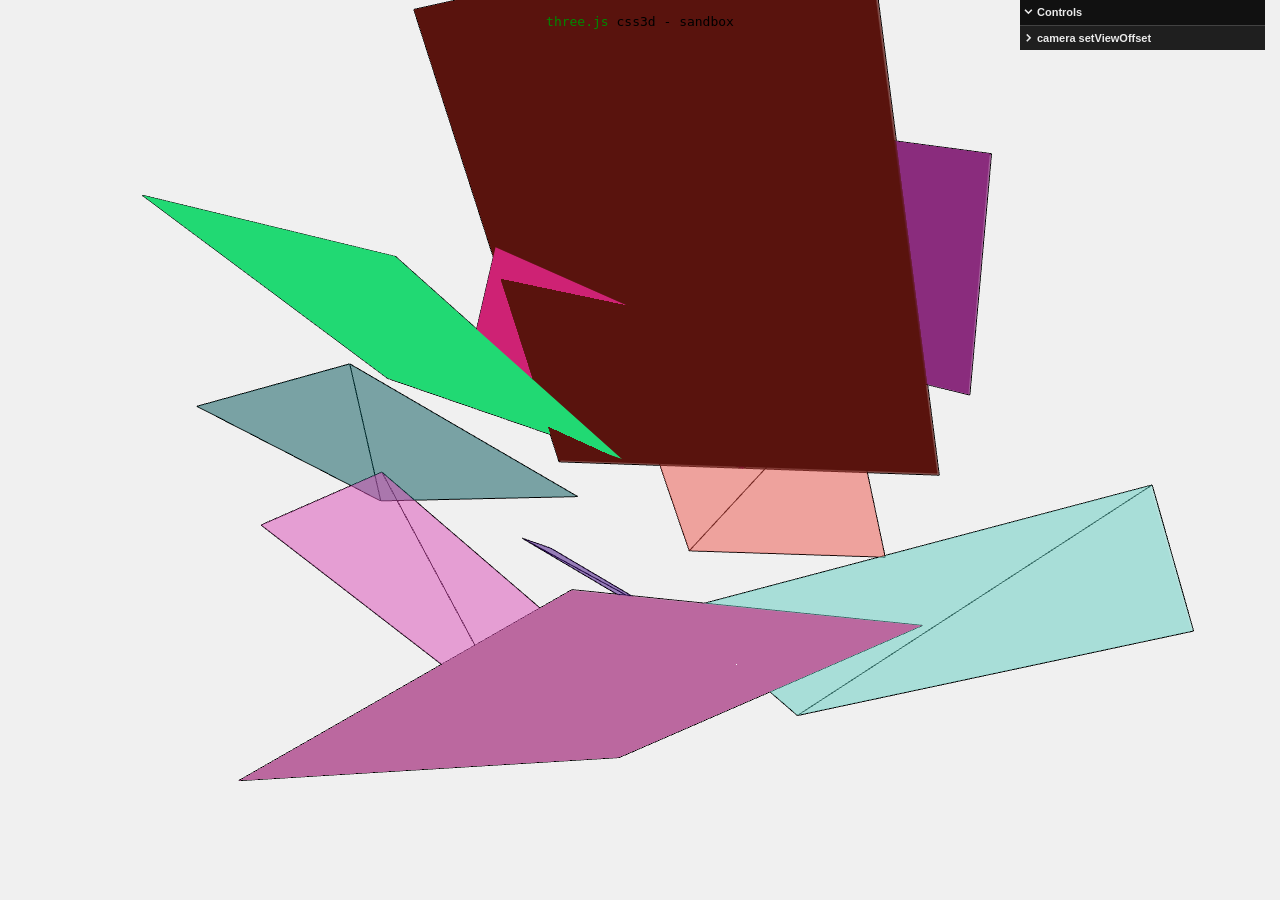
<file: three.js/examples/css3d_sandbox.html>
<!DOCTYPE html>
<html>
	<head>
		<title>three.js css3d - sandbox</title>
		<meta charset="utf-8">
		<meta name="viewport" content="width=device-width, user-scalable=no, minimum-scale=1.0, maximum-scale=1.0">
		<meta property="og:title" content="three.js css3d - sandbox">
		<meta property="og:type" content="website">
		<meta property="og:url" content="https://threejs.org/examples/css3d_sandbox.html">
		<meta property="og:image" content="https://threejs.org/examples/screenshots/css3d_sandbox.jpg">
		<link type="text/css" rel="stylesheet" href="main.css">
		<style>
			body {
				color: #000;
			}
			a {
				color: #080;
			}
		</style>
	</head>
	<body>
		<div id="info"><a href="https://threejs.org" target="_blank" rel="noopener">three.js</a> css3d - sandbox</div>

		<script type="importmap">
			{
				"imports": {
					"three": "../build/three.module.js",
					"three/addons/": "./jsm/"
				}
			}
		</script>

		<script type="module">

			import * as THREE from 'three';

			import { TrackballControls } from 'three/addons/controls/TrackballControls.js';
			import { CSS3DRenderer, CSS3DObject } from 'three/addons/renderers/CSS3DRenderer.js';
			import { GUI } from 'three/addons/libs/lil-gui.module.min.js';

			let camera, scene, renderer;

			let scene2, renderer2;

			let controls;

			init();
			animate();

			function init() {

				camera = new THREE.PerspectiveCamera( 45, window.innerWidth / window.innerHeight, 1, 1000 );
				camera.position.set( 200, 200, 200 );

				scene = new THREE.Scene();
				scene.background = new THREE.Color( 0xf0f0f0 );

				scene2 = new THREE.Scene();

				const material = new THREE.MeshBasicMaterial( { color: 0x000000, wireframe: true, wireframeLinewidth: 1, side: THREE.DoubleSide } );

				//

				for ( let i = 0; i < 10; i ++ ) {

					const element = document.createElement( 'div' );
					element.style.width = '100px';
					element.style.height = '100px';
					element.style.opacity = ( i < 5 ) ? 0.5 : 1;
					element.style.background = new THREE.Color( Math.random() * 0xffffff ).getStyle();

					const object = new CSS3DObject( element );
					object.position.x = Math.random() * 200 - 100;
					object.position.y = Math.random() * 200 - 100;
					object.position.z = Math.random() * 200 - 100;
					object.rotation.x = Math.random();
					object.rotation.y = Math.random();
					object.rotation.z = Math.random();
					object.scale.x = Math.random() + 0.5;
					object.scale.y = Math.random() + 0.5;
					scene2.add( object );

					const geometry = new THREE.PlaneGeometry( 100, 100 );
					const mesh = new THREE.Mesh( geometry, material );
					mesh.position.copy( object.position );
					mesh.rotation.copy( object.rotation );
					mesh.scale.copy( object.scale );
					scene.add( mesh );

				}

				//

				renderer = new THREE.WebGLRenderer( { antialias: true } );
				renderer.setPixelRatio( window.devicePixelRatio );
				renderer.setSize( window.innerWidth, window.innerHeight );
				document.body.appendChild( renderer.domElement );

				renderer2 = new CSS3DRenderer();
				renderer2.setSize( window.innerWidth, window.innerHeight );
				renderer2.domElement.style.position = 'absolute';
				renderer2.domElement.style.top = 0;
				document.body.appendChild( renderer2.domElement );

				controls = new TrackballControls( camera, renderer2.domElement );

				window.addEventListener( 'resize', onWindowResize );
				createPanel();

			}

			function onWindowResize() {

				camera.aspect = window.innerWidth / window.innerHeight;

				camera.updateProjectionMatrix();

				renderer.setSize( window.innerWidth, window.innerHeight );

				renderer2.setSize( window.innerWidth, window.innerHeight );

			}

			function animate() {

				requestAnimationFrame( animate );

				controls.update();

				renderer.render( scene, camera );
				renderer2.render( scene2, camera );

			}

			function createPanel() {

				const panel = new GUI();
				const folder1 = panel.addFolder( 'camera setViewOffset' ).close();

				const settings = {
					'setViewOffset'() {

						folder1.children[ 1 ].enable().setValue( window.innerWidth );
						folder1.children[ 2 ].enable().setValue( window.innerHeight );
						folder1.children[ 3 ].enable().setValue( 0 );
						folder1.children[ 4 ].enable().setValue( 0 );
						folder1.children[ 5 ].enable().setValue( window.innerWidth );
						folder1.children[ 6 ].enable().setValue( window.innerHeight );

					},
					'fullWidth': 0,
					'fullHeight': 0,
					'offsetX': 0,
					'offsetY': 0,
					'width': 0,
					'height': 0,
					'clearViewOffset'() {

						folder1.children[ 1 ].setValue( 0 ).disable();
						folder1.children[ 2 ].setValue( 0 ).disable();
						folder1.children[ 3 ].setValue( 0 ).disable();
						folder1.children[ 4 ].setValue( 0 ).disable();
						folder1.children[ 5 ].setValue( 0 ).disable();
						folder1.children[ 6 ].setValue( 0 ).disable();
						camera.clearViewOffset();

					}
				};

				folder1.add( settings, 'setViewOffset' );
				folder1.add( settings, 'fullWidth', window.screen.width / 4, window.screen.width * 2, 1 ).onChange( ( val ) => updateCameraViewOffset( { fullWidth: val } ) ).disable();
				folder1.add( settings, 'fullHeight', window.screen.height / 4, window.screen.height * 2, 1 ).onChange( ( val ) => updateCameraViewOffset( { fullHeight: val } ) ).disable();
				folder1.add( settings, 'offsetX', 0, 256, 1 ).onChange( ( val ) => updateCameraViewOffset( { x: val } ) ).disable();
				folder1.add( settings, 'offsetY', 0, 256, 1 ).onChange( ( val ) => updateCameraViewOffset( { y: val } ) ).disable();
				folder1.add( settings, 'width', window.screen.width / 4, window.screen.width * 2, 1 ).onChange( ( val ) => updateCameraViewOffset( { width: val } ) ).disable();
				folder1.add( settings, 'height', window.screen.height / 4, window.screen.height * 2, 1 ).onChange( ( val ) => updateCameraViewOffset( { height: val } ) ).disable();
				folder1.add( settings, 'clearViewOffset' );

			}

			function updateCameraViewOffset( { fullWidth, fullHeight, x, y, width, height } ) {

				if ( ! camera.view ) {

					camera.setViewOffset( fullWidth || window.innerWidth, fullHeight || window.innerHeight, x || 0, y || 0, width || window.innerWidth, height || window.innerHeight );
					camera.aspect = window.innerWidth / window.innerHeight;
					camera.updateProjectionMatrix();

				} else {

					camera.setViewOffset( fullWidth || camera.view.fullWidth, fullHeight || camera.view.fullHeight, x || camera.view.offsetX, y || camera.view.offsetY, width || camera.view.width, height || camera.view.height );
					camera.aspect = window.innerWidth / window.innerHeight;
					camera.updateProjectionMatrix();

				}

			}

		</script>
	</body>
</html>
</file>
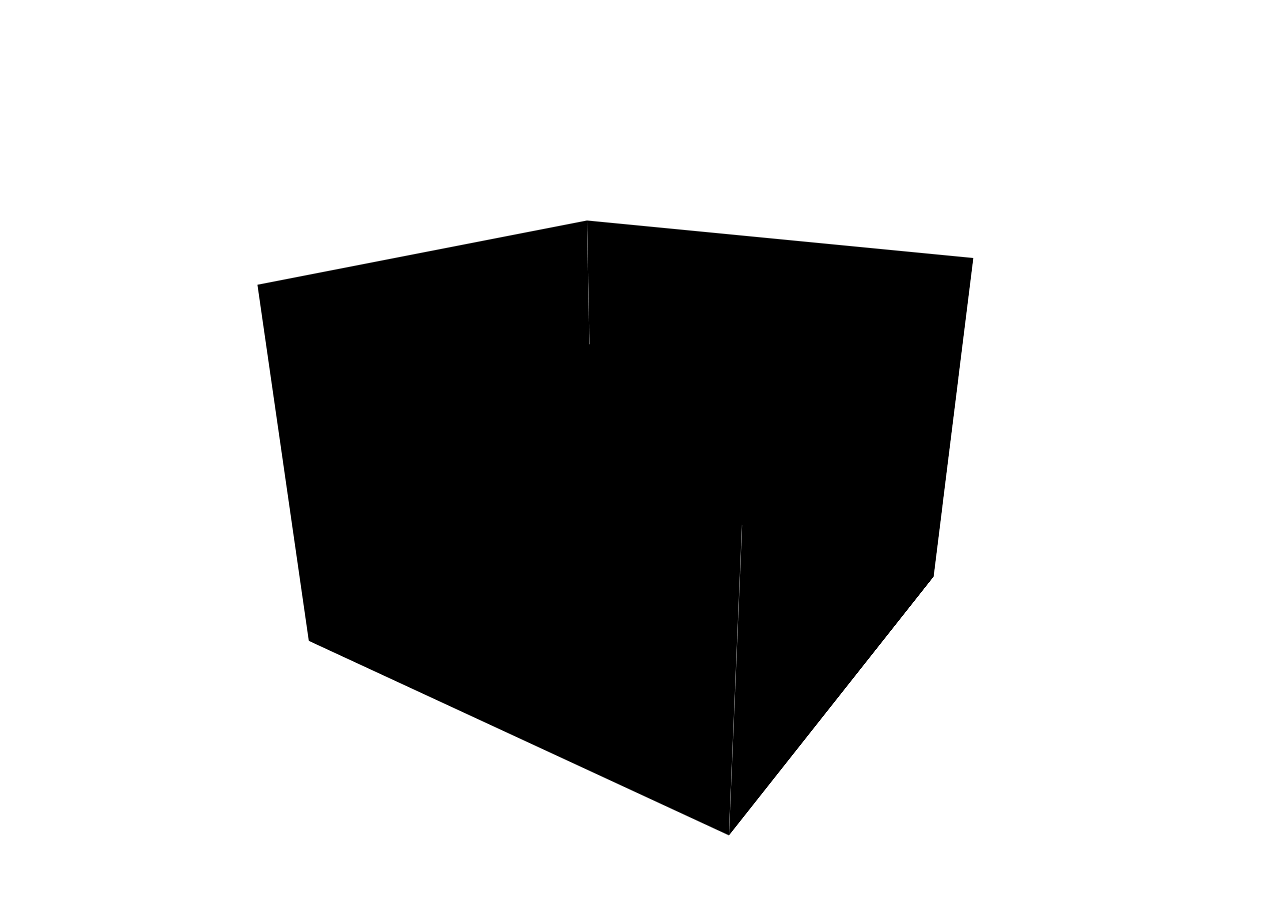
<file: three.js/examples/css3d_youtube.html>
<!DOCTYPE html>
<html>
	<head>
		<title>three.js css3d - youtube</title>
		<meta charset="utf-8">
		<meta name="viewport" content="width=device-width, user-scalable=no, minimum-scale=1.0, maximum-scale=1.0">
		<meta property="og:title" content="three.js css3d - youtube">
		<meta property="og:type" content="website">
		<meta property="og:url" content="https://threejs.org/examples/css3d_youtube.html">
		<meta property="og:image" content="https://threejs.org/examples/screenshots/css3d_youtube.jpg">
		<link type="text/css" rel="stylesheet" href="main.css">
		<style>
			body {
				background-color: #ffffff;
			}

			#blocker {
				position: absolute;
				top: 0;
				left: 0;
				bottom: 0;
				right: 0;
			}
		</style>
	</head>
	<body>
		<div id="container"></div>
		<div id="blocker"></div>

		<script type="importmap">
			{
				"imports": {
					"three": "../build/three.module.js",
					"three/addons/": "./jsm/"
				}
			}
		</script>

		<script type="module">

			import * as THREE from 'three';

			import { TrackballControls } from 'three/addons/controls/TrackballControls.js';
			import { CSS3DRenderer, CSS3DObject } from 'three/addons/renderers/CSS3DRenderer.js';

			let camera, scene, renderer;
			let controls;

			function Element( id, x, y, z, ry ) {

				const div = document.createElement( 'div' );
				div.style.width = '480px';
				div.style.height = '360px';
				div.style.backgroundColor = '#000';

				const iframe = document.createElement( 'iframe' );
				iframe.style.width = '480px';
				iframe.style.height = '360px';
				iframe.style.border = '0px';
				iframe.src = [ 'https://www.youtube.com/embed/', id, '?rel=0' ].join( '' );
				div.appendChild( iframe );

				const object = new CSS3DObject( div );
				object.position.set( x, y, z );
				object.rotation.y = ry;

				return object;

			}

			init();
			animate();

			function init() {

				const container = document.getElementById( 'container' );

				camera = new THREE.PerspectiveCamera( 50, window.innerWidth / window.innerHeight, 1, 5000 );
				camera.position.set( 500, 350, 750 );

				scene = new THREE.Scene();

				renderer = new CSS3DRenderer();
				renderer.setSize( window.innerWidth, window.innerHeight );
				container.appendChild( renderer.domElement );

				const group = new THREE.Group();
				group.add( new Element( 'SJOz3qjfQXU', 0, 0, 240, 0 ) );
				group.add( new Element( 'Y2-xZ-1HE-Q', 240, 0, 0, Math.PI / 2 ) );
				group.add( new Element( 'IrydklNpcFI', 0, 0, - 240, Math.PI ) );
				group.add( new Element( '9ubytEsCaS0', - 240, 0, 0, - Math.PI / 2 ) );
				scene.add( group );

				controls = new TrackballControls( camera, renderer.domElement );
				controls.rotateSpeed = 4;

				window.addEventListener( 'resize', onWindowResize );

				// Block iframe events when dragging camera

				const blocker = document.getElementById( 'blocker' );
				blocker.style.display = 'none';

				controls.addEventListener( 'start', function () {

					blocker.style.display = '';

				} );
				controls.addEventListener( 'end', function () {

					blocker.style.display = 'none';

				} );

			}

			function onWindowResize() {

				camera.aspect = window.innerWidth / window.innerHeight;
				camera.updateProjectionMatrix();
				renderer.setSize( window.innerWidth, window.innerHeight );

			}

			function animate() {

				requestAnimationFrame( animate );
				controls.update();
				renderer.render( scene, camera );

			}

		</script>
	</body>
</html>
</file>
<file: hub-style.css>
:root {
    --bg-dark: #1a2544;
    --bg-card: rgba(32, 47, 86, 0.88);
    --border-card: rgba(0, 240, 255, 0.35);
    --border-hover: rgba(0, 240, 255, 0.9);
    --accent-cyan: #00f0ff;
    --accent-gold: #ffd200;
    --accent-magenta: #ff007b;
    --accent-green: #00ff88;
    --text-main: #ffffff;
    --text-muted: #cbd5e1;
    --glow-cyan: 0 0 30px rgba(0, 240, 255, 0.45);
    --glow-magenta: 0 0 30px rgba(255, 0, 123, 0.45);
}

* {
    margin: 0;
    padding: 0;
    box-sizing: border-box;
    font-family: 'Segoe UI', -apple-system, BlinkMacSystemFont, Roboto, sans-serif;
}

body {
    background: linear-gradient(135deg, #1b264a 0%, #26386b 45%, #1d2e5c 100%);
    color: var(--text-main);
    min-height: 100vh;
    display: flex;
    flex-direction: column;
    overflow-x: hidden;
    position: relative;
}

/* Background Animated Grid & Glow */
.bg-canvas {
    position: fixed;
    top: 0;
    left: 0;
    width: 100%;
    height: 100%;
    z-index: 0;
    pointer-events: none;
    background: 
        radial-gradient(circle at 20% 20%, rgba(0, 240, 255, 0.18) 0%, transparent 50%),
        radial-gradient(circle at 80% 80%, rgba(255, 0, 123, 0.16) 0%, transparent 50%),
        radial-gradient(circle at 50% 50%, rgba(0, 255, 136, 0.1) 0%, transparent 60%);
}

.bg-grid-lines {
    position: fixed;
    top: 0;
    left: 0;
    width: 100%;
    height: 100%;
    background-image: 
        linear-gradient(rgba(255, 255, 255, 0.07) 1px, transparent 1px),
        linear-gradient(90deg, rgba(255, 255, 255, 0.07) 1px, transparent 1px);
    background-size: 50px 50px;
    z-index: 0;
    pointer-events: none;
}

/* Container */
.container {
    position: relative;
    z-index: 1;
    max-width: 1280px;
    margin: 0 auto;
    padding: 30px 24px 60px;
    width: 100%;
    display: flex;
    flex-direction: column;
    min-height: 100vh;
}

/* Header */
header {
    text-align: center;
    margin-bottom: 45px;
    padding-top: 10px;
}

.brand-badge {
    display: inline-flex;
    align-items: center;
    gap: 8px;
    background: rgba(0, 240, 255, 0.12);
    border: 1px solid rgba(0, 240, 255, 0.35);
    padding: 6px 18px;
    border-radius: 50px;
    font-size: 0.85rem;
    font-weight: 700;
    letter-spacing: 2px;
    color: var(--accent-cyan);
    text-transform: uppercase;
    margin-bottom: 16px;
    box-shadow: 0 0 15px rgba(0, 240, 255, 0.2);
}

.brand-badge .pulse-dot {
    width: 8px;
    height: 8px;
    background: var(--accent-green);
    border-radius: 50%;
    box-shadow: 0 0 10px var(--accent-green);
    animation: pulse 1.8s infinite;
}

@keyframes pulse {
    0%, 100% { transform: scale(1); opacity: 1; }
    50% { transform: scale(1.4); opacity: 0.5; }
}

h1.main-title {
    font-size: clamp(2.2rem, 5vw, 3.6rem);
    font-weight: 900;
    letter-spacing: 1px;
    line-height: 1.15;
    background: linear-gradient(135deg, #ffffff 30%, var(--accent-cyan) 75%, var(--accent-magenta) 100%);
    -webkit-background-clip: text;
    -webkit-text-fill-color: transparent;
    margin-bottom: 12px;
}

p.subtitle {
    font-size: 1.05rem;
    color: var(--text-muted);
    max-width: 650px;
    margin: 0 auto;
    line-height: 1.6;
}

.creator-badge {
    display: inline-flex;
    align-items: center;
    gap: 8px;
    margin-top: 14px;
    background: rgba(0, 240, 255, 0.08);
    border: 1px solid rgba(0, 240, 255, 0.35);
    padding: 6px 16px;
    border-radius: 50px;
    font-size: 0.88rem;
    color: #cbd5e1;
    box-shadow: 0 0 15px rgba(0, 240, 255, 0.15);
}

.creator-name {
    color: #00f0ff;
    font-weight: 800;
    letter-spacing: 0.5px;
}

.creator-sparkle {
    font-size: 1rem;
}

/* Games Grid */
.games-grid {
    display: grid;
    grid-template-columns: repeat(auto-fit, minmax(360px, 1fr));
    gap: 36px;
    margin-bottom: 50px;
    flex-grow: 1;
    align-items: stretch;
}

/* Game Card */
.game-card {
    background: var(--bg-card);
    border: 1px solid var(--border-card);
    border-radius: 20px;
    overflow: hidden;
    display: flex;
    flex-direction: column;
    transition: all 0.35s cubic-bezier(0.16, 1, 0.3, 1);
    backdrop-filter: blur(12px);
    position: relative;
    box-shadow: 0 10px 30px rgba(0, 0, 0, 0.4);
}

.game-card:hover {
    transform: translateY(-8px);
    border-color: var(--border-hover);
    box-shadow: var(--glow-cyan), 0 20px 40px rgba(0, 0, 0, 0.6);
}

.game-card.game-2:hover {
    border-color: rgba(255, 0, 123, 0.7);
    box-shadow: var(--glow-magenta), 0 20px 40px rgba(0, 0, 0, 0.6);
}

/* Card Header Banner */
.card-banner {
    position: relative;
    height: 220px;
    width: 100%;
    overflow: hidden;
    background: #11162b;
}

.card-banner img, .card-banner .banner-visual {
    width: 100%;
    height: 100%;
    object-fit: cover;
    transition: transform 0.6s ease;
}

.game-card:hover .card-banner img,
.game-card:hover .card-banner .banner-visual {
    transform: scale(1.06);
}

.banner-visual {
    display: flex;
    align-items: center;
    justify-content: center;
    position: relative;
}

.banner-fps {
    background: radial-gradient(circle at center, #2e4d8a 0%, #1e3360 100%);
}

.banner-runner {
    background: radial-gradient(circle at center, #7b2663 0%, #3f1e56 100%);
}

.banner-visual .icon-3d {
    font-size: 5.5rem;
    filter: drop-shadow(0 0 20px rgba(0, 240, 255, 0.5));
    animation: floatIcon 3.5s ease-in-out infinite alternate;
}

.game-card.game-2 .banner-visual .icon-3d {
    filter: drop-shadow(0 0 20px rgba(255, 0, 123, 0.5));
    animation-delay: -1.75s;
}

@keyframes floatIcon {
    from { transform: translateY(-5px) scale(0.98); }
    to { transform: translateY(8px) scale(1.03); }
}

.card-tag {
    position: absolute;
    top: 16px;
    left: 16px;
    background: rgba(22, 34, 64, 0.88);
    border: 1px solid rgba(255, 255, 255, 0.3);
    backdrop-filter: blur(8px);
    padding: 6px 14px;
    border-radius: 50px;
    font-size: 0.78rem;
    font-weight: 700;
    text-transform: uppercase;
    letter-spacing: 1.5px;
    color: #fff;
    display: flex;
    align-items: center;
    gap: 6px;
}

.card-tag.fps-tag {
    border-color: var(--accent-cyan);
    color: var(--accent-cyan);
}

.card-tag.runner-tag {
    border-color: var(--accent-magenta);
    color: var(--accent-magenta);
}

.badge-levels {
    position: absolute;
    bottom: 16px;
    right: 16px;
    background: rgba(0, 0, 0, 0.75);
    border: 1px solid var(--accent-gold);
    color: var(--accent-gold);
    padding: 5px 12px;
    border-radius: 8px;
    font-size: 0.8rem;
    font-weight: 700;
    display: flex;
    align-items: center;
    gap: 5px;
}

/* Card Body */
.card-body {
    padding: 26px;
    display: flex;
    flex-direction: column;
    flex-grow: 1;
}

.game-title {
    font-size: 1.6rem;
    font-weight: 800;
    margin-bottom: 8px;
    color: #fff;
}

.game-genre {
    color: var(--accent-cyan);
    font-size: 0.88rem;
    font-weight: 600;
    letter-spacing: 1px;
    text-transform: uppercase;
    margin-bottom: 14px;
}

.game-card.game-2 .game-genre {
    color: var(--accent-magenta);
}

.game-desc {
    color: var(--text-muted);
    font-size: 0.95rem;
    line-height: 1.6;
    margin-bottom: 20px;
    flex-grow: 1;
}

/* Features List */
.features-list {
    list-style: none;
    margin-bottom: 24px;
    display: flex;
    flex-direction: column;
    gap: 9px;
}

.features-list li {
    display: flex;
    align-items: center;
    gap: 10px;
    font-size: 0.88rem;
    color: #d1d9ec;
}

.features-list li .feat-icon {
    font-size: 1.1rem;
    width: 24px;
    display: inline-block;
    text-align: center;
}

/* Play Button */
.btn-play {
    display: flex;
    align-items: center;
    justify-content: center;
    gap: 10px;
    width: 100%;
    padding: 15px 24px;
    border-radius: 12px;
    font-size: 1.05rem;
    font-weight: 800;
    text-decoration: none;
    letter-spacing: 0.5px;
    cursor: pointer;
    transition: all 0.25s ease;
    border: none;
    text-transform: uppercase;
}

.btn-cyan {
    background: linear-gradient(135deg, #00f0ff 0%, #0088ff 100%);
    color: #050b18;
    box-shadow: 0 4px 18px rgba(0, 240, 255, 0.4);
}

.btn-cyan:hover {
    background: linear-gradient(135deg, #33f3ff 0%, #1a94ff 100%);
    box-shadow: 0 6px 25px rgba(0, 240, 255, 0.65);
    transform: translateY(-2px);
}

.btn-magenta {
    background: linear-gradient(135deg, #ff007b 0%, #9900ff 100%);
    color: #ffffff;
    box-shadow: 0 4px 18px rgba(255, 0, 123, 0.4);
}

.btn-magenta:hover {
    background: linear-gradient(135deg, #ff2691 0%, #ab1aff 100%);
    box-shadow: 0 6px 25px rgba(255, 0, 123, 0.65);
    transform: translateY(-2px);
}

/* Info Bar */
.curriculum-bar {
    background: rgba(255, 255, 255, 0.03);
    border: 1px solid rgba(255, 255, 255, 0.08);
    border-radius: 16px;
    padding: 22px 28px;
    display: flex;
    align-items: center;
    justify-content: space-between;
    flex-wrap: wrap;
    gap: 20px;
    margin-top: 10px;
}

.curr-item {
    display: flex;
    align-items: center;
    gap: 12px;
}

.curr-icon {
    font-size: 2rem;
}

.curr-title {
    font-weight: 700;
    font-size: 0.95rem;
    color: #ffffff;
}

.curr-sub {
    font-size: 0.82rem;
    color: var(--text-muted);
}

/* Leaderboard / Hall of Fame Section */
.leaderboard-section {
    margin-top: 50px;
    background: var(--bg-card);
    border: 1px solid var(--border-card);
    border-radius: 20px;
    padding: 35px 30px;
    backdrop-filter: blur(14px);
    box-shadow: 0 10px 30px rgba(0, 0, 0, 0.4);
}

.section-header {
    text-align: center;
    margin-bottom: 25px;
}

.section-title {
    font-size: clamp(1.6rem, 3vw, 2.2rem);
    font-weight: 900;
    letter-spacing: 1px;
    background: linear-gradient(135deg, #ffffff 30%, var(--accent-gold) 100%);
    -webkit-background-clip: text;
    -webkit-text-fill-color: transparent;
    display: inline-flex;
    align-items: center;
    gap: 10px;
}

.section-desc {
    color: var(--text-muted);
    font-size: 0.95rem;
    margin-top: 6px;
}

/* Tab Filters */
.lb-controls {
    display: flex;
    flex-wrap: wrap;
    justify-content: space-between;
    align-items: center;
    gap: 15px;
    margin-bottom: 22px;
    padding-bottom: 18px;
    border-bottom: 1px solid rgba(255, 255, 255, 0.1);
}

.lb-game-tabs, .lb-grade-filters {
    display: flex;
    gap: 8px;
    flex-wrap: wrap;
}

.lb-tab-btn, .lb-filter-btn {
    background: rgba(255, 255, 255, 0.06);
    border: 1px solid rgba(255, 255, 255, 0.18);
    color: #cbd5e1;
    padding: 8px 16px;
    border-radius: 10px;
    font-size: 0.88rem;
    font-weight: 700;
    cursor: pointer;
    transition: all 0.2s ease;
}

.lb-tab-btn:hover, .lb-filter-btn:hover {
    background: rgba(0, 240, 255, 0.15);
    border-color: var(--accent-cyan);
    color: #fff;
}

.lb-tab-btn.active {
    background: linear-gradient(135deg, var(--accent-cyan), #0088ff);
    color: #040814;
    border-color: var(--accent-cyan);
    box-shadow: 0 0 15px rgba(0, 240, 255, 0.4);
}

.lb-filter-btn.active {
    background: rgba(255, 210, 0, 0.2);
    border-color: var(--accent-gold);
    color: var(--accent-gold);
    box-shadow: 0 0 12px rgba(255, 210, 0, 0.3);
}

/* Leaderboard Table */
.lb-table-wrapper {
    overflow-x: auto;
    border-radius: 12px;
    border: 1px solid rgba(255, 255, 255, 0.08);
    background: rgba(10, 16, 34, 0.6);
}

.lb-table {
    width: 100%;
    border-collapse: collapse;
    text-align: left;
    min-width: 600px;
}

.lb-table th {
    background: rgba(255, 255, 255, 0.05);
    padding: 14px 18px;
    font-size: 0.8rem;
    font-weight: 800;
    letter-spacing: 1.5px;
    text-transform: uppercase;
    color: var(--text-muted);
    border-bottom: 1px solid rgba(255, 255, 255, 0.12);
}

.lb-table td {
    padding: 14px 18px;
    font-size: 0.92rem;
    border-bottom: 1px solid rgba(255, 255, 255, 0.06);
    color: #e2e8f0;
}

.lb-table tbody tr {
    transition: background 0.15s ease;
}

.lb-table tbody tr:hover {
    background: rgba(0, 240, 255, 0.06);
}

/* Medals & Ranks */
.rank-badge {
    display: inline-flex;
    align-items: center;
    justify-content: center;
    width: 32px;
    height: 32px;
    border-radius: 50%;
    font-weight: 900;
    font-size: 0.95rem;
}

.rank-gold {
    background: linear-gradient(135deg, #ffd200, #ff8800);
    color: #2b1700;
    box-shadow: 0 0 14px rgba(255, 210, 0, 0.6);
}

.rank-silver {
    background: linear-gradient(135deg, #e2e8f0, #94a3b8);
    color: #1e293b;
    box-shadow: 0 0 12px rgba(226, 232, 240, 0.5);
}

.rank-bronze {
    background: linear-gradient(135deg, #f97316, #b45309);
    color: #ffffff;
    box-shadow: 0 0 12px rgba(249, 115, 22, 0.5);
}

.rank-normal {
    background: rgba(255, 255, 255, 0.08);
    color: var(--text-muted);
}

.player-name-cell {
    font-weight: 800;
    color: #ffffff;
    display: flex;
    align-items: center;
    gap: 8px;
}

.grade-tag {
    display: inline-block;
    padding: 3px 10px;
    border-radius: 50px;
    font-size: 0.72rem;
    font-weight: 800;
    text-transform: uppercase;
    letter-spacing: 1px;
}

.grade-sd { background: rgba(0, 240, 255, 0.2); color: var(--accent-cyan); border: 1px solid var(--accent-cyan); }
.grade-smp { background: rgba(255, 210, 0, 0.2); color: var(--accent-gold); border: 1px solid var(--accent-gold); }
.grade-sma { background: rgba(255, 0, 123, 0.2); color: var(--accent-magenta); border: 1px solid var(--accent-magenta); }

.score-cell {
    font-weight: 900;
    color: var(--accent-gold);
    font-size: 1.05rem;
    font-family: 'Consolas', monospace;
}

/* Footer */
footer {
    text-align: center;
    margin-top: 35px;
    color: #64748b;
    font-size: 0.85rem;
}

/* Responsive */
@media (max-width: 768px) {
    .container {
        padding: 20px 16px 40px;
    }
    .games-grid {
        grid-template-columns: 1fr;
        gap: 24px;
    }
    .curriculum-bar {
        flex-direction: column;
        align-items: flex-start;
    }
    .lb-controls {
        flex-direction: column;
        align-items: flex-start;
    }
}
</file>
<file: math-reaction-fps/style.css>
/* CSS Styling: Tactical Math FPS HUD & Cyber Interface */

* {
    margin: 0;
    padding: 0;
    box-sizing: border-box;
    user-select: none;
    -webkit-user-select: none;
}

body, html {
    width: 100%;
    height: 100%;
    overflow: hidden;
    font-family: 'Segoe UI', -apple-system, BlinkMacSystemFont, Roboto, sans-serif;
    background-color: #0c1017;
    color: #ffffff;
}

#game-container {
    position: absolute;
    top: 0;
    left: 0;
    width: 100%;
    height: 100%;
    z-index: 1;
}

/* Flash Screen Overlay (saat salah / timeout) */
#flash-overlay {
    position: fixed;
    top: 0;
    left: 0;
    width: 100vw;
    height: 100vh;
    pointer-events: none;
    z-index: 99;
    opacity: 0;
    transition: opacity 0.2s ease-out;
}

#flash-overlay.flash-red {
    background: radial-gradient(circle, rgba(255, 0, 60, 0.4) 0%, rgba(255, 0, 60, 0) 70%);
    opacity: 1;
}

/* --- HUD ELEMEN --- */
#game-hud {
    position: absolute;
    top: 0;
    left: 0;
    width: 100%;
    height: 100%;
    z-index: 10;
    pointer-events: none;
    display: flex;
    flex-direction: column;
    justify-content: space-between;
}

/* Banner Soal di Atas */
.question-banner {
    margin: 25px auto 0 auto;
    display: flex;
    flex-direction: column;
    align-items: center;
    background: rgba(12, 18, 28, 0.85);
    border: 2px solid #00e5ff;
    border-radius: 12px;
    padding: 12px 35px;
    box-shadow: 0 0 25px rgba(0, 229, 255, 0.35), inset 0 0 15px rgba(0, 229, 255, 0.15);
    backdrop-filter: blur(8px);
    min-width: 420px;
}

.question-badge {
    font-size: 12px;
    letter-spacing: 3px;
    font-weight: 700;
    color: #00e5ff;
    text-transform: uppercase;
    margin-bottom: 5px;
}

.question-text {
    font-size: 38px;
    font-weight: 900;
    color: #ffffff;
    text-shadow: 0 0 15px rgba(255, 255, 255, 0.6);
}

/* Bar Waktu / Timer */
.timer-container {
    width: 100%;
    height: 6px;
    background: rgba(255, 255, 255, 0.1);
    border-radius: 3px;
    margin-top: 10px;
    overflow: hidden;
}

.timer-bar-fill {
    width: 100%;
    height: 100%;
    background: linear-gradient(90deg, #ff0055, #ffcc00, #00e5ff);
    transition: width 0.08s linear;
}

/* Status Bar Bawah: Skor & Combo */
.hud-bottom-bar {
    display: flex;
    justify-content: space-between;
    align-items: flex-end;
    padding: 30px 45px;
}

.hud-card {
    background: rgba(15, 23, 42, 0.8);
    border: 1px solid rgba(255, 255, 255, 0.15);
    border-radius: 8px;
    padding: 10px 20px;
    backdrop-filter: blur(6px);
}

.hud-label {
    font-size: 11px;
    color: #94a3b8;
    letter-spacing: 2px;
    font-weight: 700;
}

.hud-val {
    font-size: 32px;
    font-weight: 900;
    color: #ffffff;
}

.combo-card .hud-val {
    color: #ffd700;
    text-shadow: 0 0 10px rgba(255, 215, 0, 0.5);
}

/* Reaction Time Pop-up */
#reaction-popup {
    position: absolute;
    top: 35%;
    left: 50%;
    transform: translate(-50%, -50%) scale(0.7);
    font-size: 26px;
    font-weight: 900;
    color: #00ff88;
    text-shadow: 0 0 15px #00ff88;
    opacity: 0;
    transition: all 0.2s cubic-bezier(0.175, 0.885, 0.32, 1.275);
    pointer-events: none;
    z-index: 15;
}

#reaction-popup.show {
    opacity: 1;
    transform: translate(-50%, -50%) scale(1.1);
}

/* --- CROSSHAIR & HITMARKER --- */
.crosshair-container {
    position: absolute;
    top: 50%;
    left: 50%;
    transform: translate(-50%, -50%);
    pointer-events: none;
    z-index: 12;
}

.crosshair-dot {
    width: 6px;
    height: 6px;
    background: #00ff88;
    border-radius: 50%;
    outline: 1.5px solid rgba(0, 0, 0, 0.8);
    box-shadow: 0 0 6px rgba(0, 255, 136, 0.8);
}

.crosshair-line {
    position: absolute;
    background: #00ff88;
    outline: 1px solid rgba(0, 0, 0, 0.75);
}

.crosshair-line.top { width: 2px; height: 10px; top: -16px; left: 2px; }
.crosshair-line.bottom { width: 2px; height: 10px; bottom: -16px; left: 2px; }
.crosshair-line.left { width: 10px; height: 2px; left: -16px; top: 2px; }
.crosshair-line.right { width: 10px; height: 2px; right: -16px; top: 2px; }

/* Hitmarker diagonal */
#hitmarker {
    position: absolute;
    width: 24px;
    height: 24px;
    top: -10px;
    left: -10px;
    opacity: 0;
    transition: opacity 0.08s;
}

#hitmarker::before, #hitmarker::after {
    content: '';
    position: absolute;
    background: #ffffff;
}

#hitmarker.hit-correct {
    opacity: 1;
}

#hitmarker.hit-correct::before {
    top: 0; left: 11px; width: 2px; height: 24px;
    transform: rotate(45deg);
    background: #00ff88;
    box-shadow: 0 0 10px #00ff88;
}

#hitmarker.hit-correct::after {
    top: 11px; left: 0; width: 24px; height: 2px;
    transform: rotate(45deg);
    background: #00ff88;
    box-shadow: 0 0 10px #00ff88;
}

#hitmarker.hit-wrong {
    opacity: 1;
}

#hitmarker.hit-wrong::before {
    top: 0; left: 11px; width: 2px; height: 24px;
    transform: rotate(45deg);
    background: #ff3344;
    box-shadow: 0 0 10px #ff3344;
}

#hitmarker.hit-wrong::after {
    top: 11px; left: 0; width: 24px; height: 2px;
    transform: rotate(45deg);
    background: #ff3344;
    box-shadow: 0 0 10px #ff3344;
}

/* Hitungan Mundur */
#countdown-display {
    position: absolute;
    top: 50%;
    left: 50%;
    transform: translate(-50%, -50%);
    font-size: 80px;
    font-weight: 900;
    color: #ffd700;
    text-shadow: 0 0 30px rgba(255, 215, 0, 0.8);
    z-index: 20;
    pointer-events: none;
}

/* --- MENU UTAMA & MODAL --- */
.screen-overlay {
    position: fixed;
    top: 0;
    left: 0;
    width: 100%;
    height: 100%;
    background: radial-gradient(circle, rgba(12, 16, 23, 0.88) 0%, rgba(5, 7, 10, 0.96) 100%);
    display: flex;
    justify-content: center;
    align-items: center;
    z-index: 50;
    backdrop-filter: blur(10px);
    overflow-y: auto;
    -webkit-overflow-scrolling: touch;
    padding: 20px 10px;
}

.menu-card {
    background: rgba(18, 24, 38, 0.95);
    border: 1px solid rgba(0, 229, 255, 0.3);
    border-radius: 16px;
    padding: 35px 45px;
    max-width: 820px;
    width: 90%;
    text-align: center;
    box-shadow: 0 15px 40px rgba(0, 0, 0, 0.6), 0 0 25px rgba(0, 229, 255, 0.15);
    max-height: 90vh;
    overflow-y: auto;
    -webkit-overflow-scrolling: touch;
    margin: auto;
}

.game-title {
    font-size: 38px;
    font-weight: 900;
    letter-spacing: 2px;
    background: linear-gradient(135deg, #ffffff 30%, #00e5ff 100%);
    -webkit-background-clip: text;
    -webkit-text-fill-color: transparent;
    margin-bottom: 6px;
}

.game-subtitle {
    font-size: 15px;
    color: #94a3b8;
    margin-bottom: 30px;
}

.grade-selection {
    display: grid;
    grid-template-columns: repeat(3, 1fr);
    gap: 20px;
    margin-bottom: 30px;
}

.grade-btn {
    background: rgba(30, 41, 59, 0.8);
    border: 2px solid rgba(255, 255, 255, 0.1);
    border-radius: 12px;
    padding: 22px 15px;
    color: #ffffff;
    cursor: pointer;
    transition: all 0.25s ease;
    text-align: left;
    display: flex;
    flex-direction: column;
}

.grade-btn:hover {
    border-color: #00e5ff;
    transform: translateY(-5px);
    box-shadow: 0 10px 25px rgba(0, 229, 255, 0.25);
    background: rgba(15, 23, 42, 0.95);
}

.grade-level {
    font-size: 20px;
    font-weight: 800;
    color: #00e5ff;
    margin-bottom: 4px;
}

.grade-title {
    font-size: 14px;
    font-weight: 600;
    color: #e2e8f0;
    margin-bottom: 10px;
}

.grade-desc {
    font-size: 11px;
    color: #94a3b8;
    line-height: 1.5;
}

.instruction-box {
    background: rgba(0, 0, 0, 0.35);
    border-radius: 8px;
    padding: 12px 20px;
    font-size: 13px;
    color: #cbd5e1;
    margin-bottom: 20px;
}

.instruction-box span {
    color: #00e5ff;
    font-weight: 700;
}

/* Layar Hasil Akhir */
.rank-badge {
    width: 90px;
    height: 90px;
    margin: 0 auto 15px auto;
    border-radius: 50%;
    background: linear-gradient(135deg, #ffd700, #ff8800);
    display: flex;
    justify-content: center;
    align-items: center;
    font-size: 52px;
    font-weight: 900;
    color: #0f172a;
    box-shadow: 0 0 30px rgba(255, 215, 0, 0.5);
}

.stats-grid {
    display: grid;
    grid-template-columns: repeat(2, 1fr);
    gap: 15px;
    margin: 25px 0;
}

.stat-item {
    background: rgba(30, 41, 59, 0.6);
    border-radius: 8px;
    padding: 15px;
}

.stat-val {
    font-size: 24px;
    font-weight: 800;
    color: #00e5ff;
    margin-top: 5px;
}

.btn-primary {
    background: linear-gradient(135deg, #00e5ff, #0077ff);
    border: none;
    border-radius: 8px;
    color: #ffffff;
    padding: 14px 35px;
    font-size: 16px;
    font-weight: 800;
    letter-spacing: 1px;
    cursor: pointer;
    transition: all 0.2s ease;
    box-shadow: 0 5px 20px rgba(0, 229, 255, 0.3);
}

.btn-primary:hover {
    transform: scale(1.05);
    box-shadow: 0 8px 25px rgba(0, 229, 255, 0.5);
}

.btn-secondary {
    background: rgba(255, 255, 255, 0.1);
    border: 1px solid rgba(255, 255, 255, 0.2);
    border-radius: 8px;
    color: #ffffff;
    padding: 12px 25px;
    font-size: 14px;
    font-weight: 600;
    cursor: pointer;
    margin-left: 10px;
    transition: background 0.2s;
}

.btn-danger {
    background: linear-gradient(135deg, #ef4444, #b91c1c);
    border: 1px solid #f87171;
    border-radius: 8px;
    color: #ffffff;
    padding: 12px 25px;
    font-size: 14px;
    font-weight: 700;
    cursor: pointer;
    transition: all 0.2s ease;
    box-shadow: 0 4px 15px rgba(239, 68, 68, 0.3);
}

.btn-danger:hover {
    background: linear-gradient(135deg, #dc2626, #991b1b);
    transform: translateY(-2px);
    box-shadow: 0 6px 20px rgba(239, 68, 68, 0.5);
}

.btn-hud-action {
    position: absolute;
    top: 20px;
    right: 25px;
    pointer-events: auto;
    background: rgba(15, 23, 42, 0.85);
    border: 1px solid rgba(239, 68, 68, 0.6);
    color: #fca5a5;
    font-size: 13px;
    font-weight: 700;
    padding: 10px 18px;
    border-radius: 8px;
    cursor: pointer;
    backdrop-filter: blur(6px);
    transition: all 0.2s ease;
    z-index: 100;
}

.btn-hud-action:hover {
    background: rgba(239, 68, 68, 0.3);
    color: #ffffff;
    border-color: #ef4444;
    box-shadow: 0 0 15px rgba(239, 68, 68, 0.4);
}

.hidden {
    display: none !important;
}

/* --- WEAPON HUD CARD --- */
.weapon-card {
    display: flex;
    align-items: center;
    gap: 15px;
    padding: 10px 18px;
    min-width: 280px;
}

#hud-weapon-img {
    width: 65px;
    height: 48px;
    object-fit: cover;
    border-radius: 6px;
    border: 1px solid rgba(0, 229, 255, 0.4);
    background: #000;
}

.weapon-text-info {
    display: flex;
    flex-direction: column;
}

.weapon-ctrl-hint {
    font-size: 10px;
    color: #38bdf8;
    margin-top: 3px;
    letter-spacing: 0.5px;
}

/* Notifikasi Ganti Senjata */
#weapon-switch-popup {
    position: absolute;
    top: 15%;
    left: 50%;
    transform: translate(-50%, -50%) scale(0.8);
    font-size: 20px;
    font-weight: 800;
    color: #00e5ff;
    background: rgba(15, 23, 42, 0.9);
    border: 1px solid #00e5ff;
    border-radius: 20px;
    padding: 8px 24px;
    opacity: 0;
    transition: all 0.2s cubic-bezier(0.175, 0.885, 0.32, 1.275);
    pointer-events: none;
    z-index: 25;
    box-shadow: 0 0 20px rgba(0, 229, 255, 0.4);
}

#weapon-switch-popup.show {
    opacity: 1;
    transform: translate(-50%, -50%) scale(1);
}

/* --- SNIPER SCOPE OVERLAY --- */
#sniper-scope-overlay {
    position: fixed;
    top: 0;
    left: 0;
    width: 100vw;
    height: 100vh;
    pointer-events: none;
    z-index: 14;
    display: flex;
    justify-content: center;
    align-items: center;
}

.scope-vignette {
    position: absolute;
    width: 100%;
    height: 100%;
    background: radial-gradient(circle 320px at center, transparent 96%, rgba(0, 0, 0, 0.98) 100%),
                linear-gradient(rgba(0,0,0,0.85), rgba(0,0,0,0.85));
}

.scope-reticle {
    position: absolute;
    width: 600px;
    height: 600px;
    border-radius: 50%;
    border: 2px solid rgba(0, 0, 0, 0.85);
    display: flex;
    justify-content: center;
    align-items: center;
}

.reticle-line-h {
    position: absolute;
    width: 100%;
    height: 1.5px;
    background: rgba(0, 0, 0, 0.9);
}

.reticle-line-v {
    position: absolute;
    width: 1.5px;
    height: 100%;
    background: rgba(0, 0, 0, 0.9);
}

.reticle-center {
    width: 8px;
    height: 8px;
    border-radius: 50%;
    border: 1px solid red;
    z-index: 2;
}

/* --- ARMORY MODAL --- */
.armory-card {
    max-width: 1100px;
    max-height: 88vh;
    overflow-y: auto;
    width: 95%;
    padding: 30px;
}

.weapons-grid {
    display: grid;
    grid-template-columns: repeat(3, 1fr);
    gap: 18px;
    text-align: left;
}

.weapon-armory-card {
    background: rgba(30, 41, 59, 0.7);
    border: 1.5px solid rgba(255, 255, 255, 0.1);
    border-radius: 12px;
    overflow: hidden;
    display: flex;
    flex-direction: column;
    transition: all 0.2s ease;
}

.weapon-armory-card:hover {
    border-color: #00e5ff;
    box-shadow: 0 8px 20px rgba(0, 229, 255, 0.2);
    transform: translateY(-3px);
}

.weapon-armory-card.active-weapon {
    border-color: #00ff88;
    background: rgba(15, 23, 42, 0.9);
    box-shadow: 0 0 15px rgba(0, 255, 136, 0.3);
}

.weapon-img-container {
    position: relative;
    width: 100%;
    height: 140px;
    background: #0a0e17;
    overflow: hidden;
}

.armory-img {
    width: 100%;
    height: 100%;
    object-fit: cover;
}

.weapon-tag {
    position: absolute;
    top: 8px;
    left: 8px;
    background: rgba(2, 132, 199, 0.85);
    color: #fff;
    font-size: 10px;
    font-weight: 800;
    padding: 3px 8px;
    border-radius: 4px;
    letter-spacing: 1px;
}

.weapon-slot-number {
    position: absolute;
    top: 8px;
    right: 8px;
    background: rgba(0, 0, 0, 0.75);
    color: #00ff88;
    font-size: 12px;
    font-weight: 800;
    padding: 2px 6px;
    border-radius: 4px;
}

.weapon-details {
    padding: 14px;
    display: flex;
    flex-direction: column;
    flex-grow: 1;
}

.weapon-title {
    font-size: 16px;
    font-weight: 800;
    color: #ffffff;
}

.weapon-fullname {
    font-size: 11px;
    color: #94a3b8;
    margin-bottom: 10px;
}

.weapon-specs-grid {
    display: grid;
    grid-template-columns: repeat(2, 1fr);
    gap: 6px;
    margin-bottom: 10px;
}

.spec-pill {
    background: rgba(15, 23, 42, 0.6);
    border: 1px solid rgba(255, 255, 255, 0.08);
    border-radius: 4px;
    padding: 4px 6px;
    font-size: 10px;
    color: #cbd5e1;
    line-height: 1.3;
}

.spec-pill strong {
    color: #00e5ff;
}

.weapon-desc {
    font-size: 11px;
    color: #94a3b8;
    line-height: 1.4;
    margin-bottom: 12px;
    flex-grow: 1;
}

.btn-equip {
    width: 100%;
    padding: 8px;
    background: rgba(0, 229, 255, 0.15);
    border: 1px solid #00e5ff;
    color: #00e5ff;
    font-size: 12px;
    font-weight: 800;
    border-radius: 6px;
    cursor: pointer;
    transition: all 0.2s;
}

.btn-equip:hover {
    background: #00e5ff;
    color: #0f172a;
}

.btn-equip.equipped {
    background: #00ff88;
    border-color: #00ff88;
    color: #0f172a;
    cursor: default;
}

/* --- ARENA / BACKGROUND SELECTION --- */
.env-selection {
    display: grid;
    grid-template-columns: repeat(3, 1fr);
    gap: 14px;
    margin-bottom: 5px;
}

.env-btn {
    background: rgba(30, 41, 59, 0.7);
    border: 2px solid rgba(255, 255, 255, 0.12);
    border-radius: 10px;
    overflow: hidden;
    cursor: pointer;
    transition: all 0.25s ease;
    text-align: left;
    display: flex;
    flex-direction: column;
}

.env-btn:hover {
    border-color: #00e5ff;
    transform: translateY(-3px);
    box-shadow: 0 8px 20px rgba(0, 229, 255, 0.25);
}

.env-btn.active-env {
    border-color: #00ff88;
    box-shadow: 0 0 15px rgba(0, 255, 136, 0.4);
    background: rgba(15, 23, 42, 0.95);
}

.env-thumb {
    width: 100%;
    height: 75px;
    object-fit: cover;
    display: block;
}

.env-text-wrap {
    padding: 8px 10px;
}

.env-title {
    font-size: 13px;
    font-weight: 800;
    color: #ffffff;
    margin-bottom: 2px;
}

.env-desc {
    font-size: 10px;
    color: #94a3b8;
    line-height: 1.3;
}

/* --- HUD TARGET SCORE CARD & BAR --- */
.target-hud-card {
    min-width: 140px;
}

.target-bar-bg {
    width: 100%;
    height: 6px;
    background: rgba(255, 255, 255, 0.15);
    border-radius: 3px;
    margin-top: 6px;
    overflow: hidden;
}

.target-bar-fill {
    width: 0%;
    height: 100%;
    background: #00e5ff;
    transition: width 0.3s ease, background 0.3s;
}

/* --- LEVEL SELECTOR MODAL (1 - 50) --- */
.level-modal-card {
    max-width: 900px;
    width: 95%;
    max-height: 88vh;
    display: flex;
    flex-direction: column;
}

.level-grade-tabs {
    display: flex;
    gap: 10px;
    margin-bottom: 12px;
    border-bottom: 1px solid rgba(255, 255, 255, 0.1);
    padding-bottom: 10px;
}

.level-tab-btn {
    background: rgba(30, 41, 59, 0.6);
    border: 1px solid rgba(255, 255, 255, 0.15);
    color: #94a3b8;
    padding: 8px 18px;
    border-radius: 6px;
    font-weight: 700;
    font-size: 13px;
    cursor: pointer;
    transition: all 0.2s;
}

.level-tab-btn:hover {
    color: #ffffff;
    border-color: #00e5ff;
}

.level-tab-btn.active-tab {
    background: linear-gradient(135deg, #0284c7, #0369a1);
    border-color: #00e5ff;
    color: #ffffff;
    box-shadow: 0 0 12px rgba(0, 229, 255, 0.4);
}

.level-legend-bar {
    display: flex;
    gap: 20px;
    font-size: 11px;
    color: #94a3b8;
    margin-bottom: 15px;
}

/* Grid 50 Level */
.levels-grid-container {
    display: grid;
    grid-template-columns: repeat(10, 1fr);
    gap: 8px;
    overflow-y: auto;
    padding: 6px;
    max-height: 52vh;
}

@media (max-width: 850px) {
    .levels-grid-container {
        grid-template-columns: repeat(5, 1fr);
    }
}

.level-card {
    background: rgba(15, 23, 42, 0.85);
    border: 1px solid rgba(255, 255, 255, 0.12);
    border-radius: 8px;
    padding: 10px 4px;
    display: flex;
    flex-direction: column;
    align-items: center;
    justify-content: center;
    transition: all 0.2s;
    user-select: none;
}

.level-card-num {
    font-size: 17px;
    font-weight: 900;
    line-height: 1;
    margin-bottom: 4px;
}

.level-card-target {
    font-size: 9px;
    color: #94a3b8;
    text-align: center;
}

.level-card-high {
    font-size: 8px;
    color: #38bdf8;
    margin-top: 2px;
}

.level-card-stars {
    font-size: 9px;
    margin-top: 2px;
    letter-spacing: -2px;
}

/* Status Level Styles */
.level-card.level-unlocked {
    border-color: #00e5ff;
    background: rgba(2, 132, 199, 0.18);
    cursor: pointer;
}

.level-card.level-unlocked:hover {
    transform: translateY(-3px) scale(1.04);
    border-color: #00ff88;
    background: rgba(0, 255, 136, 0.2);
    box-shadow: 0 4px 15px rgba(0, 255, 136, 0.35);
}

.level-card.level-unlocked .level-card-num {
    color: #00e5ff;
}

.level-card.level-current {
    border-color: #00ff88;
    background: rgba(0, 255, 136, 0.25);
    cursor: pointer;
    box-shadow: 0 0 15px rgba(0, 255, 136, 0.4);
    animation: pulseBorder 1.8s infinite;
}

.level-card.level-current .level-card-num {
    color: #00ff88;
    font-size: 19px;
}

.level-card.level-locked {
    opacity: 0.45;
    cursor: not-allowed;
    border-color: rgba(255, 255, 255, 0.05);
}

.level-card.level-locked .level-card-num {
    font-size: 14px;
    color: #64748b;
}

@keyframes pulseBorder {
    0% { box-shadow: 0 0 6px rgba(0, 255, 136, 0.3); }
    50% { box-shadow: 0 0 18px rgba(0, 255, 136, 0.7); }
    100% { box-shadow: 0 0 6px rgba(0, 255, 136, 0.3); }
}

/* --- MOBILE RESPONSIVENESS (HP / SMARTPHONE) --- */
@media (max-width: 768px) {
    .screen-overlay {
        align-items: flex-start;
        padding: 10px 8px;
        touch-action: pan-y;
    }

    .menu-card {
        padding: 18px 14px;
        max-height: calc(100dvh - 20px);
        width: 100%;
        overflow-y: auto !important;
        -webkit-overflow-scrolling: touch !important;
        touch-action: pan-y !important;
        margin: auto 0;
        overscroll-behavior-y: contain;
    }

    .game-title {
        font-size: 24px;
    }

    .game-subtitle {
        font-size: 11px;
        margin-bottom: 10px;
    }

    .instruction-box {
        padding: 8px 12px;
        font-size: 11px;
        line-height: 1.4;
        margin-bottom: 14px;
    }

    .grade-selection {
        grid-template-columns: 1fr;
        gap: 8px;
    }

    .grade-btn {
        padding: 10px 14px;
    }

    .grade-title {
        font-size: 15px;
    }

    .grade-desc {
        font-size: 11px;
    }

    .env-selection {
        grid-template-columns: 1fr;
        gap: 8px;
    }

    .env-thumb {
        height: 50px;
    }

    .btn-hud-action {
        top: 10px;
        right: 10px;
        padding: 6px 12px;
        font-size: 11px;
    }

    .question-banner {
        min-width: 0;
        width: 86%;
        max-width: 320px;
        padding: 6px 12px;
        margin: 45px auto 0 auto;
    }

    .question-badge {
        font-size: 10px;
        letter-spacing: 1.5px;
        margin-bottom: 2px;
    }

    .question-text {
        font-size: 20px;
    }

    .timer-container {
        height: 4px;
        margin-top: 6px;
    }

    .hud-bottom-bar {
        padding: 8px 12px;
        flex-wrap: wrap;
        gap: 8px;
    }

    .hud-card {
        padding: 6px 12px;
    }

    .hud-value {
        font-size: 18px;
    }

    .weapons-grid {
        grid-template-columns: 1fr;
        gap: 10px;
        max-height: 50vh;
    }

    .levels-grid-container {
        grid-template-columns: repeat(5, 1fr);
        gap: 6px;
    }
}

/* ==========================================================================
   KONTROL TOUCH SCREEN & TOMBOL TEMBAK MOBILE (SMARTPHONE / TABLET)
   ========================================================================== */
.mobile-fps-controls {
    display: none;
    position: fixed;
    bottom: 24px;
    right: 24px;
    z-index: 100;
    pointer-events: auto;
    user-select: none;
    -webkit-user-select: none;
    touch-action: manipulation;
}

.mobile-shoot-btn {
    width: 84px;
    height: 84px;
    border-radius: 50%;
    background: linear-gradient(135deg, #ef4444 0%, #b91c1c 100%);
    border: 3px solid rgba(255, 255, 255, 0.85);
    color: #ffffff;
    display: flex;
    flex-direction: column;
    align-items: center;
    justify-content: center;
    gap: 3px;
    box-shadow: 0 0 25px rgba(239, 68, 68, 0.65), 0 6px 16px rgba(0, 0, 0, 0.5);
    cursor: pointer;
    outline: none;
    font-family: inherit;
    transition: transform 0.08s ease, background 0.1s ease, box-shadow 0.1s ease;
    -webkit-tap-highlight-color: transparent;
}

.mobile-shoot-btn span:first-child {
    font-size: 26px;
    line-height: 1;
    pointer-events: none;
}

.mobile-shoot-btn span:last-child {
    font-size: 11px;
    font-weight: 900;
    letter-spacing: 1px;
    pointer-events: none;
}

.mobile-shoot-btn:active {
    transform: scale(0.92);
    background: linear-gradient(135deg, #dc2626 0%, #991b1b 100%);
    box-shadow: 0 0 35px rgba(255, 50, 50, 0.9), 0 2px 8px rgba(0, 0, 0, 0.6);
}

@media (max-width: 900px), (hover: none) and (pointer: coarse) {
    .mobile-fps-controls {
        display: flex !important;
    }
}
</file>
<file: math-runner/style.css>
:root {
    --bg-dark: #1a264a;
    --accent-cyan: #00f0ff;
    --accent-magenta: #ff007b;
    --accent-gold: #ffd200;
    --accent-green: #00ff88;
    --accent-red: #ff0055;
    --card-bg: rgba(28, 42, 78, 0.94);
    --border-glow: rgba(0, 240, 255, 0.5);
    --text-main: #ffffff;
    --text-muted: #cbd5e1;
}

* {
    margin: 0;
    padding: 0;
    box-sizing: border-box;
    font-family: 'Segoe UI', -apple-system, BlinkMacSystemFont, Roboto, sans-serif;
    user-select: none;
    -webkit-user-select: none;
}

body, html {
    width: 100%;
    height: 100%;
    overflow: hidden;
    background: linear-gradient(135deg, #1b264a 0%, #26386b 50%, #1c2e5a 100%);
    color: var(--text-main);
}

#game-container {
    width: 100%;
    height: 100%;
    position: absolute;
    top: 0;
    left: 0;
    z-index: 1;
}

/* Flash Merah saat salah / tabrakan */
#flash-overlay {
    position: fixed;
    top: 0;
    left: 0;
    width: 100%;
    height: 100%;
    background: rgba(255, 0, 85, 0.35);
    z-index: 50;
    pointer-events: none;
    opacity: 0;
    transition: opacity 0.1s ease;
}

#flash-overlay.active {
    opacity: 1;
}

/* --- HUD (HEADS UP DISPLAY) --- */
.hud-layer {
    position: absolute;
    top: 0;
    left: 0;
    width: 100%;
    height: 100%;
    z-index: 10;
    pointer-events: none;
    display: flex;
    flex-direction: column;
    justify-content: space-between;
    padding: 20px 24px;
}

/* HUD Top Header */
.hud-header {
    display: flex;
    justify-content: space-between;
    align-items: flex-start;
    gap: 15px;
    width: 100%;
}

.hud-left {
    display: flex;
    flex-direction: column;
    gap: 10px;
}

.hud-badge {
    display: inline-flex;
    align-items: center;
    gap: 8px;
    background: rgba(24, 38, 76, 0.9);
    border: 1px solid var(--accent-cyan);
    padding: 6px 14px;
    border-radius: 50px;
    font-size: 0.88rem;
    font-weight: 800;
    letter-spacing: 1.5px;
    text-transform: uppercase;
    backdrop-filter: blur(8px);
    box-shadow: 0 0 15px rgba(0, 240, 255, 0.25);
}

.hud-lives {
    font-size: 1.5rem;
    letter-spacing: 4px;
    filter: drop-shadow(0 0 8px rgba(255, 0, 85, 0.6));
}

/* Banner Soal Matematika Aktif di Tengah */
.hud-question-container {
    background: rgba(28, 44, 88, 0.95);
    border: 2px solid var(--accent-cyan);
    border-radius: 18px;
    padding: 12px 36px;
    text-align: center;
    box-shadow: 0 0 25px rgba(0, 240, 255, 0.4), inset 0 0 15px rgba(0, 240, 255, 0.15);
    backdrop-filter: blur(10px);
    pointer-events: auto;
    max-width: 550px;
}

.question-label {
    font-size: 0.78rem;
    color: var(--accent-cyan);
    font-weight: 700;
    letter-spacing: 2px;
    text-transform: uppercase;
    margin-bottom: 4px;
}

.question-text {
    font-size: clamp(1.6rem, 3.5vw, 2.4rem);
    font-weight: 900;
    color: #ffffff;
    text-shadow: 0 0 15px rgba(255, 255, 255, 0.5);
    letter-spacing: 1px;
}

/* HUD Kanan (Skor & Target) */
.hud-right {
    display: flex;
    flex-direction: column;
    align-items: flex-end;
    gap: 8px;
}

.score-box {
    background: rgba(24, 38, 76, 0.9);
    border: 1px solid rgba(255, 255, 255, 0.25);
    border-radius: 14px;
    padding: 8px 18px;
    text-align: right;
    backdrop-filter: blur(8px);
}

.score-val {
    font-size: 1.5rem;
    font-weight: 900;
    color: var(--accent-gold);
    text-shadow: 0 0 10px rgba(255, 210, 0, 0.4);
}

.target-val {
    font-size: 0.8rem;
    color: var(--text-muted);
}

.target-progress-wrapper {
    width: 160px;
    height: 8px;
    background: rgba(255, 255, 255, 0.1);
    border-radius: 50px;
    overflow: hidden;
    margin-top: 5px;
}

.target-progress-bar {
    height: 100%;
    width: 0%;
    background: linear-gradient(90deg, var(--accent-cyan), var(--accent-green));
    border-radius: 50px;
    transition: width 0.3s ease;
}

.hud-actions {
    display: flex;
    gap: 8px;
    pointer-events: auto;
}

.btn-icon {
    background: rgba(7, 12, 28, 0.85);
    border: 1px solid rgba(255, 255, 255, 0.2);
    color: #fff;
    width: 40px;
    height: 40px;
    border-radius: 10px;
    font-size: 1.1rem;
    cursor: pointer;
    display: flex;
    align-items: center;
    justify-content: center;
    transition: all 0.2s ease;
    text-decoration: none;
}

.btn-icon:hover {
    border-color: var(--accent-cyan);
    background: rgba(0, 240, 255, 0.2);
    transform: translateY(-2px);
}

/* Floating Combo Badge */
.hud-combo-badge {
    position: absolute;
    top: 130px;
    left: 24px;
    background: linear-gradient(135deg, #ff007b, #ff7700);
    color: #fff;
    padding: 6px 16px;
    border-radius: 50px;
    font-weight: 900;
    font-size: 1.1rem;
    letter-spacing: 1px;
    box-shadow: 0 0 20px rgba(255, 0, 123, 0.6);
    display: none;
    animation: pulse 1s infinite;
}

/* Floating Text Popup */
#hud-popup {
    position: absolute;
    top: 38%;
    left: 50%;
    transform: translate(-50%, -50%) scale(0.7);
    font-size: 2rem;
    font-weight: 900;
    text-shadow: 0 0 20px currentColor, 0 4px 10px rgba(0,0,0,0.8);
    opacity: 0;
    pointer-events: none;
    transition: all 0.35s cubic-bezier(0.18, 0.89, 0.32, 1.28);
    white-space: nowrap;
}

#hud-popup.show {
    opacity: 1;
    transform: translate(-50%, -50%) scale(1.1);
}

/* Touch Controls Mobile */
.touch-controls {
    display: none;
    justify-content: space-between;
    align-items: flex-end;
    width: 100%;
    pointer-events: auto;
    padding-bottom: 10px;
}

.touch-btn {
    background: rgba(14, 20, 38, 0.75);
    border: 1.5px solid var(--accent-cyan);
    color: #ffffff;
    width: 76px;
    height: 76px;
    border-radius: 50%;
    font-size: 1.5rem;
    font-weight: 900;
    display: flex;
    align-items: center;
    justify-content: center;
    backdrop-filter: blur(8px);
}

.touch-jump-btn {
    border-color: var(--accent-magenta);
    color: var(--accent-magenta);
    width: 90px;
    height: 90px;
    font-size: 1.1rem;
}

@media (max-width: 900px) {
    .touch-controls {
        display: flex;
    }
}

/* --- MODAL DIALOGS --- */
.modal-overlay {
    position: fixed;
    top: 0;
    left: 0;
    width: 100%;
    height: 100%;
    background: rgba(4, 6, 15, 0.88);
    backdrop-filter: blur(14px);
    z-index: 100;
    display: flex;
    align-items: center;
    justify-content: center;
    padding: 20px;
}

.modal-overlay.hidden {
    display: none !important;
}

.modal-card {
    background: var(--card-bg);
    border: 1px solid var(--border-glow);
    border-radius: 22px;
    padding: 32px;
    max-width: 680px;
    width: 100%;
    box-shadow: 0 15px 40px rgba(0, 0, 0, 0.7), 0 0 35px rgba(0, 240, 255, 0.2);
    text-align: center;
    position: relative;
    max-height: 90vh;
    display: flex;
    flex-direction: column;
}

.modal-title {
    font-size: 1.8rem;
    font-weight: 900;
    margin-bottom: 8px;
    background: linear-gradient(135deg, #fff, var(--accent-cyan));
    -webkit-background-clip: text;
    -webkit-text-fill-color: transparent;
}

.modal-subtitle {
    color: var(--text-muted);
    font-size: 0.95rem;
    margin-bottom: 20px;
}

/* Grade Tabs */
.grade-tabs {
    display: flex;
    gap: 10px;
    justify-content: center;
    margin-bottom: 20px;
}

.grade-tab {
    background: rgba(255, 255, 255, 0.05);
    border: 1px solid rgba(255, 255, 255, 0.15);
    color: #fff;
    padding: 9px 20px;
    border-radius: 12px;
    cursor: pointer;
    font-weight: 700;
    font-size: 0.9rem;
    transition: all 0.25s ease;
}

.grade-tab:hover {
    background: rgba(0, 240, 255, 0.15);
    border-color: var(--accent-cyan);
}

.grade-tab.active {
    background: linear-gradient(135deg, var(--accent-cyan), #0088ff);
    color: #040814;
    border-color: var(--accent-cyan);
    box-shadow: 0 0 15px rgba(0, 240, 255, 0.4);
}

/* Level Grid (1 - 50) */
.level-grid {
    display: grid;
    grid-template-columns: repeat(auto-fill, minmax(88px, 1fr));
    gap: 10px;
    overflow-y: auto;
    padding: 10px 4px;
    margin-bottom: 24px;
    max-height: 380px;
}

.level-card {
    background: rgba(255, 255, 255, 0.03);
    border: 1px solid rgba(255, 255, 255, 0.1);
    border-radius: 12px;
    padding: 10px 6px;
    cursor: pointer;
    transition: all 0.2s ease;
    display: flex;
    flex-direction: column;
    align-items: center;
    gap: 4px;
}

.level-card.unlocked {
    border-color: rgba(0, 255, 136, 0.4);
    background: rgba(0, 255, 136, 0.05);
}

.level-card.unlocked:hover {
    border-color: var(--accent-green);
    transform: translateY(-3px);
    box-shadow: 0 0 12px rgba(0, 255, 136, 0.4);
}

.level-card.selected {
    border-color: var(--accent-cyan);
    box-shadow: 0 0 15px var(--accent-cyan);
}

.level-card.locked {
    opacity: 0.35;
    cursor: not-allowed;
}

.lvl-number {
    font-size: 1.25rem;
    font-weight: 800;
    color: #ffffff;
}

.lvl-status {
    font-size: 0.75rem;
}

.lvl-target {
    font-size: 0.65rem;
    color: var(--text-muted);
}

/* Result Screen Metrics */
.result-stats-grid {
    display: grid;
    grid-template-columns: repeat(3, 1fr);
    gap: 12px;
    margin: 20px 0 28px;
}

.stat-box {
    background: rgba(255, 255, 255, 0.04);
    border: 1px solid rgba(255, 255, 255, 0.1);
    border-radius: 14px;
    padding: 14px;
}

.stat-val {
    font-size: 1.5rem;
    font-weight: 900;
    color: var(--accent-cyan);
    margin-top: 4px;
}

.stat-label {
    font-size: 0.75rem;
    color: var(--text-muted);
    text-transform: uppercase;
}

/* Modal Buttons */
.modal-actions {
    display: flex;
    flex-wrap: wrap;
    gap: 12px;
    justify-content: center;
}

.btn-action {
    display: inline-flex;
    align-items: center;
    justify-content: center;
    gap: 8px;
    padding: 12px 24px;
    border-radius: 12px;
    font-size: 0.95rem;
    font-weight: 800;
    cursor: pointer;
    border: none;
    text-decoration: none;
    transition: all 0.25s ease;
}

.btn-cyan {
    background: linear-gradient(135deg, var(--accent-cyan), #0088ff);
    color: #040814;
    box-shadow: 0 4px 15px rgba(0, 240, 255, 0.35);
}

.btn-cyan:hover {
    box-shadow: 0 6px 20px rgba(0, 240, 255, 0.6);
    transform: translateY(-2px);
}

.btn-dark {
    background: rgba(255, 255, 255, 0.08);
    border: 1px solid rgba(255, 255, 255, 0.2);
    color: #ffffff;
}

.btn-dark:hover {
    background: rgba(255, 255, 255, 0.16);
    border-color: #fff;
    transform: translateY(-2px);
}

.btn-gold {
    background: linear-gradient(135deg, #ffd200, #ff9900);
    color: #0b0f19;
    box-shadow: 0 4px 15px rgba(255, 210, 0, 0.35);
}

.btn-gold:hover {
    box-shadow: 0 6px 20px rgba(255, 210, 0, 0.6);
    transform: translateY(-2px);
}

/* --- HUD COINS BOX --- */
.hud-coins-box {
    display: flex;
    align-items: center;
    gap: 6px;
    background: rgba(18, 28, 56, 0.9);
    border: 1px solid rgba(255, 210, 0, 0.5);
    padding: 6px 14px;
    border-radius: 50px;
    box-shadow: 0 0 10px rgba(255, 210, 0, 0.2);
    backdrop-filter: blur(8px);
}

.coin-icon {
    font-size: 1.15rem;
}

.coin-amount {
    font-size: 1rem;
    font-weight: 900;
    color: #ffd200;
    font-family: monospace;
}

/* --- HUD POWER-UP QUICK BAR --- */
.hud-powerups-bar {
    position: absolute;
    bottom: 24px;
    left: 24px;
    display: flex;
    gap: 10px;
    pointer-events: auto;
    z-index: 20;
}

.hud-powerup-btn {
    display: flex;
    flex-direction: column;
    align-items: center;
    justify-content: center;
    background: rgba(22, 34, 66, 0.92);
    border: 1px solid rgba(0, 240, 255, 0.4);
    border-radius: 12px;
    padding: 8px 12px;
    cursor: pointer;
    transition: all 0.2s ease;
    backdrop-filter: blur(8px);
    min-width: 54px;
}

.hud-powerup-btn:hover {
    border-color: #00f0ff;
    transform: scale(1.08);
    box-shadow: 0 0 12px rgba(0, 240, 255, 0.5);
}

.hud-powerup-btn .p-icon {
    font-size: 1.3rem;
}

.hud-powerup-btn .p-stock {
    font-size: 0.8rem;
    font-weight: 800;
    color: #ffd200;
    margin-top: 2px;
}

.hud-powerup-btn .p-key {
    font-size: 0.65rem;
    color: #94a3b8;
    font-weight: 700;
}

/* --- SHOP MODAL & CARDS --- */
.shop-grid {
    display: grid;
    grid-template-columns: 1fr;
    gap: 12px;
    max-height: 360px;
    overflow-y: auto;
    padding-right: 6px;
}

.shop-item-card {
    display: flex;
    align-items: center;
    gap: 16px;
    background: rgba(14, 23, 46, 0.85);
    border: 1px solid rgba(255, 255, 255, 0.12);
    border-radius: 14px;
    padding: 14px 18px;
    transition: all 0.25s ease;
}

.shop-item-card:hover {
    border-color: rgba(0, 240, 255, 0.4);
    background: rgba(20, 32, 64, 0.9);
}

.shop-item-card.active-skin-card {
    border-color: var(--accent-green);
    background: rgba(0, 255, 136, 0.08);
}

.shop-item-icon {
    font-size: 2.2rem;
    min-width: 50px;
    text-align: center;
}

.shop-item-info {
    flex: 1;
    text-align: left;
}

.shop-item-name {
    font-size: 1.05rem;
    font-weight: 800;
    color: #ffffff;
}

.shop-item-desc {
    font-size: 0.8rem;
    color: var(--text-muted);
    margin: 4px 0 6px;
    line-height: 1.3;
}

.shop-item-meta {
    display: flex;
    gap: 14px;
    font-size: 0.82rem;
}

.shop-item-stock {
    color: #cbd5e1;
}

.shop-item-stock strong {
    color: #00f0ff;
}

.shop-item-price {
    color: #ffd200;
    font-weight: 800;
}

.btn-shop-buy, .btn-skin-action {
    padding: 8px 16px;
    font-size: 0.85rem;
    white-space: nowrap;
}

/* --- MOBILE RESPONSIVENESS (HP / SMARTPHONE) --- */
@media (max-width: 768px) {
    .hud-layer {
        padding: 10px 12px;
    }

    .hud-header {
        display: grid;
        grid-template-columns: 1fr auto;
        grid-template-areas: 
            "left right"
            "center center";
        gap: 8px;
    }

    .hud-left {
        grid-area: left;
        gap: 4px;
    }

    .hud-right {
        grid-area: right;
        gap: 6px;
    }

    .hud-question-container {
        grid-area: center;
        max-width: 100%;
        padding: 6px 14px;
        margin-top: 2px;
    }

    .question-label {
        font-size: 0.65rem;
    }

    .question-text {
        font-size: 1.4rem;
    }

    .hud-badge {
        font-size: 0.7rem;
        padding: 4px 10px;
    }

    .hud-lives {
        font-size: 1.15rem;
    }

    .hud-coins-box {
        padding: 4px 10px;
    }

    .coin-amount {
        font-size: 0.85rem;
    }

    .score-box {
        padding: 4px 12px;
    }

    .score-val {
        font-size: 1.1rem;
    }

    .target-val {
        font-size: 0.7rem;
    }

    .target-progress-wrapper {
        width: 110px;
        height: 6px;
    }

    .btn-icon {
        width: 34px;
        height: 34px;
        font-size: 0.95rem;
    }

    /* Floating elements */
    .hud-combo-badge {
        top: 155px;
        left: 12px;
        font-size: 0.85rem;
        padding: 4px 10px;
    }

    /* Quick Power-Up Bar di HP diletakkan di atas tombol gerak */
    .hud-powerups-bar {
        bottom: 95px;
        left: 12px;
        gap: 6px;
    }

    .hud-powerup-btn {
        padding: 5px 8px;
        min-width: 44px;
    }

    .hud-powerup-btn .p-icon {
        font-size: 1rem;
    }

    .hud-powerup-btn .p-stock {
        font-size: 0.72rem;
    }

    .hud-powerup-btn .p-key {
        display: none;
    }

    /* Touch Controls Mobile */
    .touch-controls {
        display: flex;
        padding: 0 4px 10px 4px;
    }

    .touch-btn {
        width: 68px;
        height: 68px;
        font-size: 1.3rem;
    }

    .touch-jump-btn {
        width: 78px;
        height: 78px;
        font-size: 0.85rem;
    }

    /* Modal Cards di Layar HP */
    .modal-card {
        padding: 18px 14px;
        max-height: 92vh;
        border-radius: 16px;
    }

    .modal-title {
        font-size: 1.3rem;
    }

    .modal-subtitle {
        font-size: 0.8rem;
        margin-bottom: 12px;
    }

    .level-grid {
        grid-template-columns: repeat(5, 1fr);
        gap: 6px;
        max-height: 250px;
    }

    .lvl-number {
        font-size: 1rem;
    }

    .lvl-status {
        font-size: 0.65rem;
    }

    .lvl-target {
        font-size: 0.55rem;
    }

    .shop-grid {
        max-height: 280px;
    }

    .shop-item-card {
        padding: 10px 12px;
        gap: 10px;
    }

    .shop-item-icon {
        font-size: 1.6rem;
        min-width: 36px;
    }

    .shop-item-name {
        font-size: 0.9rem;
    }

    .shop-item-desc {
        font-size: 0.72rem;
    }

    .btn-action {
        padding: 10px 16px;
        font-size: 0.85rem;
    }
}
</file>
<file: three.js/examples/math-runner/style.css>
:root {
    --bg-dark: #1a264a;
    --accent-cyan: #00f0ff;
    --accent-magenta: #ff007b;
    --accent-gold: #ffd200;
    --accent-green: #00ff88;
    --accent-red: #ff0055;
    --card-bg: rgba(28, 42, 78, 0.94);
    --border-glow: rgba(0, 240, 255, 0.5);
    --text-main: #ffffff;
    --text-muted: #cbd5e1;
}

* {
    margin: 0;
    padding: 0;
    box-sizing: border-box;
    font-family: 'Segoe UI', -apple-system, BlinkMacSystemFont, Roboto, sans-serif;
    user-select: none;
    -webkit-user-select: none;
}

body, html {
    width: 100%;
    height: 100%;
    overflow: hidden;
    background: linear-gradient(135deg, #1b264a 0%, #26386b 50%, #1c2e5a 100%);
    color: var(--text-main);
}

#game-container {
    width: 100%;
    height: 100%;
    position: absolute;
    top: 0;
    left: 0;
    z-index: 1;
}

/* Flash Merah saat salah / tabrakan */
#flash-overlay {
    position: fixed;
    top: 0;
    left: 0;
    width: 100%;
    height: 100%;
    background: rgba(255, 0, 85, 0.35);
    z-index: 50;
    pointer-events: none;
    opacity: 0;
    transition: opacity 0.1s ease;
}

#flash-overlay.active {
    opacity: 1;
}

/* --- HUD (HEADS UP DISPLAY) --- */
.hud-layer {
    position: absolute;
    top: 0;
    left: 0;
    width: 100%;
    height: 100%;
    z-index: 10;
    pointer-events: none;
    display: flex;
    flex-direction: column;
    justify-content: space-between;
    padding: 20px 24px;
}

/* HUD Top Header */
.hud-header {
    display: flex;
    justify-content: space-between;
    align-items: flex-start;
    gap: 15px;
    width: 100%;
}

.hud-left {
    display: flex;
    flex-direction: column;
    gap: 10px;
}

.hud-badge {
    display: inline-flex;
    align-items: center;
    gap: 8px;
    background: rgba(24, 38, 76, 0.9);
    border: 1px solid var(--accent-cyan);
    padding: 6px 14px;
    border-radius: 50px;
    font-size: 0.88rem;
    font-weight: 800;
    letter-spacing: 1.5px;
    text-transform: uppercase;
    backdrop-filter: blur(8px);
    box-shadow: 0 0 15px rgba(0, 240, 255, 0.25);
}

.hud-lives {
    font-size: 1.5rem;
    letter-spacing: 4px;
    filter: drop-shadow(0 0 8px rgba(255, 0, 85, 0.6));
}

/* Banner Soal Matematika Aktif di Tengah */
.hud-question-container {
    background: rgba(28, 44, 88, 0.95);
    border: 2px solid var(--accent-cyan);
    border-radius: 18px;
    padding: 12px 36px;
    text-align: center;
    box-shadow: 0 0 25px rgba(0, 240, 255, 0.4), inset 0 0 15px rgba(0, 240, 255, 0.15);
    backdrop-filter: blur(10px);
    pointer-events: auto;
    max-width: 550px;
}

.question-label {
    font-size: 0.78rem;
    color: var(--accent-cyan);
    font-weight: 700;
    letter-spacing: 2px;
    text-transform: uppercase;
    margin-bottom: 4px;
}

.question-text {
    font-size: clamp(1.6rem, 3.5vw, 2.4rem);
    font-weight: 900;
    color: #ffffff;
    text-shadow: 0 0 15px rgba(255, 255, 255, 0.5);
    letter-spacing: 1px;
}

/* HUD Kanan (Skor & Target) */
.hud-right {
    display: flex;
    flex-direction: column;
    align-items: flex-end;
    gap: 8px;
}

.score-box {
    background: rgba(24, 38, 76, 0.9);
    border: 1px solid rgba(255, 255, 255, 0.25);
    border-radius: 14px;
    padding: 8px 18px;
    text-align: right;
    backdrop-filter: blur(8px);
}

.score-val {
    font-size: 1.5rem;
    font-weight: 900;
    color: var(--accent-gold);
    text-shadow: 0 0 10px rgba(255, 210, 0, 0.4);
}

.target-val {
    font-size: 0.8rem;
    color: var(--text-muted);
}

.target-progress-wrapper {
    width: 160px;
    height: 8px;
    background: rgba(255, 255, 255, 0.1);
    border-radius: 50px;
    overflow: hidden;
    margin-top: 5px;
}

.target-progress-bar {
    height: 100%;
    width: 0%;
    background: linear-gradient(90deg, var(--accent-cyan), var(--accent-green));
    border-radius: 50px;
    transition: width 0.3s ease;
}

.hud-actions {
    display: flex;
    gap: 8px;
    pointer-events: auto;
}

.btn-icon {
    background: rgba(7, 12, 28, 0.85);
    border: 1px solid rgba(255, 255, 255, 0.2);
    color: #fff;
    width: 40px;
    height: 40px;
    border-radius: 10px;
    font-size: 1.1rem;
    cursor: pointer;
    display: flex;
    align-items: center;
    justify-content: center;
    transition: all 0.2s ease;
    text-decoration: none;
}

.btn-icon:hover {
    border-color: var(--accent-cyan);
    background: rgba(0, 240, 255, 0.2);
    transform: translateY(-2px);
}

/* Floating Combo Badge */
.hud-combo-badge {
    position: absolute;
    top: 130px;
    left: 24px;
    background: linear-gradient(135deg, #ff007b, #ff7700);
    color: #fff;
    padding: 6px 16px;
    border-radius: 50px;
    font-weight: 900;
    font-size: 1.1rem;
    letter-spacing: 1px;
    box-shadow: 0 0 20px rgba(255, 0, 123, 0.6);
    display: none;
    animation: pulse 1s infinite;
}

/* Floating Text Popup */
#hud-popup {
    position: absolute;
    top: 38%;
    left: 50%;
    transform: translate(-50%, -50%) scale(0.7);
    font-size: 2rem;
    font-weight: 900;
    text-shadow: 0 0 20px currentColor, 0 4px 10px rgba(0,0,0,0.8);
    opacity: 0;
    pointer-events: none;
    transition: all 0.35s cubic-bezier(0.18, 0.89, 0.32, 1.28);
    white-space: nowrap;
}

#hud-popup.show {
    opacity: 1;
    transform: translate(-50%, -50%) scale(1.1);
}

/* Touch Controls Mobile */
.touch-controls {
    display: none;
    justify-content: space-between;
    align-items: flex-end;
    width: 100%;
    pointer-events: auto;
    padding-bottom: 10px;
}

.touch-btn {
    background: rgba(14, 20, 38, 0.75);
    border: 1.5px solid var(--accent-cyan);
    color: #ffffff;
    width: 76px;
    height: 76px;
    border-radius: 50%;
    font-size: 1.5rem;
    font-weight: 900;
    display: flex;
    align-items: center;
    justify-content: center;
    backdrop-filter: blur(8px);
}

.touch-jump-btn {
    border-color: var(--accent-magenta);
    color: var(--accent-magenta);
    width: 90px;
    height: 90px;
    font-size: 1.1rem;
}

@media (max-width: 900px) {
    .touch-controls {
        display: flex;
    }
}

/* --- MODAL DIALOGS --- */
.modal-overlay {
    position: fixed;
    top: 0;
    left: 0;
    width: 100%;
    height: 100%;
    background: rgba(4, 6, 15, 0.88);
    backdrop-filter: blur(14px);
    z-index: 100;
    display: flex;
    align-items: center;
    justify-content: center;
    padding: 20px;
}

.modal-overlay.hidden {
    display: none !important;
}

.modal-card {
    background: var(--card-bg);
    border: 1px solid var(--border-glow);
    border-radius: 22px;
    padding: 32px;
    max-width: 680px;
    width: 100%;
    box-shadow: 0 15px 40px rgba(0, 0, 0, 0.7), 0 0 35px rgba(0, 240, 255, 0.2);
    text-align: center;
    position: relative;
    max-height: 90vh;
    display: flex;
    flex-direction: column;
}

.modal-title {
    font-size: 1.8rem;
    font-weight: 900;
    margin-bottom: 8px;
    background: linear-gradient(135deg, #fff, var(--accent-cyan));
    -webkit-background-clip: text;
    -webkit-text-fill-color: transparent;
}

.modal-subtitle {
    color: var(--text-muted);
    font-size: 0.95rem;
    margin-bottom: 20px;
}

/* Grade Tabs */
.grade-tabs {
    display: flex;
    gap: 10px;
    justify-content: center;
    margin-bottom: 20px;
}

.grade-tab {
    background: rgba(255, 255, 255, 0.05);
    border: 1px solid rgba(255, 255, 255, 0.15);
    color: #fff;
    padding: 9px 20px;
    border-radius: 12px;
    cursor: pointer;
    font-weight: 700;
    font-size: 0.9rem;
    transition: all 0.25s ease;
}

.grade-tab:hover {
    background: rgba(0, 240, 255, 0.15);
    border-color: var(--accent-cyan);
}

.grade-tab.active {
    background: linear-gradient(135deg, var(--accent-cyan), #0088ff);
    color: #040814;
    border-color: var(--accent-cyan);
    box-shadow: 0 0 15px rgba(0, 240, 255, 0.4);
}

/* Level Grid (1 - 50) */
.level-grid {
    display: grid;
    grid-template-columns: repeat(auto-fill, minmax(88px, 1fr));
    gap: 10px;
    overflow-y: auto;
    padding: 10px 4px;
    margin-bottom: 24px;
    max-height: 380px;
}

.level-card {
    background: rgba(255, 255, 255, 0.03);
    border: 1px solid rgba(255, 255, 255, 0.1);
    border-radius: 12px;
    padding: 10px 6px;
    cursor: pointer;
    transition: all 0.2s ease;
    display: flex;
    flex-direction: column;
    align-items: center;
    gap: 4px;
}

.level-card.unlocked {
    border-color: rgba(0, 255, 136, 0.4);
    background: rgba(0, 255, 136, 0.05);
}

.level-card.unlocked:hover {
    border-color: var(--accent-green);
    transform: translateY(-3px);
    box-shadow: 0 0 12px rgba(0, 255, 136, 0.4);
}

.level-card.selected {
    border-color: var(--accent-cyan);
    box-shadow: 0 0 15px var(--accent-cyan);
}

.level-card.locked {
    opacity: 0.35;
    cursor: not-allowed;
}

.lvl-number {
    font-size: 1.25rem;
    font-weight: 800;
    color: #ffffff;
}

.lvl-status {
    font-size: 0.75rem;
}

.lvl-target {
    font-size: 0.65rem;
    color: var(--text-muted);
}

/* Result Screen Metrics */
.result-stats-grid {
    display: grid;
    grid-template-columns: repeat(3, 1fr);
    gap: 12px;
    margin: 20px 0 28px;
}

.stat-box {
    background: rgba(255, 255, 255, 0.04);
    border: 1px solid rgba(255, 255, 255, 0.1);
    border-radius: 14px;
    padding: 14px;
}

.stat-val {
    font-size: 1.5rem;
    font-weight: 900;
    color: var(--accent-cyan);
    margin-top: 4px;
}

.stat-label {
    font-size: 0.75rem;
    color: var(--text-muted);
    text-transform: uppercase;
}

/* Modal Buttons */
.modal-actions {
    display: flex;
    flex-wrap: wrap;
    gap: 12px;
    justify-content: center;
}

.btn-action {
    display: inline-flex;
    align-items: center;
    justify-content: center;
    gap: 8px;
    padding: 12px 24px;
    border-radius: 12px;
    font-size: 0.95rem;
    font-weight: 800;
    cursor: pointer;
    border: none;
    text-decoration: none;
    transition: all 0.25s ease;
}

.btn-cyan {
    background: linear-gradient(135deg, var(--accent-cyan), #0088ff);
    color: #040814;
    box-shadow: 0 4px 15px rgba(0, 240, 255, 0.35);
}

.btn-cyan:hover {
    box-shadow: 0 6px 20px rgba(0, 240, 255, 0.6);
    transform: translateY(-2px);
}

.btn-dark {
    background: rgba(255, 255, 255, 0.08);
    border: 1px solid rgba(255, 255, 255, 0.2);
    color: #ffffff;
}

.btn-dark:hover {
    background: rgba(255, 255, 255, 0.16);
    border-color: #fff;
    transform: translateY(-2px);
}

.btn-gold {
    background: linear-gradient(135deg, #ffd200, #ff9900);
    color: #0b0f19;
    box-shadow: 0 4px 15px rgba(255, 210, 0, 0.35);
}

.btn-gold:hover {
    box-shadow: 0 6px 20px rgba(255, 210, 0, 0.6);
    transform: translateY(-2px);
}

/* --- HUD COINS BOX --- */
.hud-coins-box {
    display: flex;
    align-items: center;
    gap: 6px;
    background: rgba(18, 28, 56, 0.9);
    border: 1px solid rgba(255, 210, 0, 0.5);
    padding: 6px 14px;
    border-radius: 50px;
    box-shadow: 0 0 10px rgba(255, 210, 0, 0.2);
    backdrop-filter: blur(8px);
}

.coin-icon {
    font-size: 1.15rem;
}

.coin-amount {
    font-size: 1rem;
    font-weight: 900;
    color: #ffd200;
    font-family: monospace;
}

/* --- HUD POWER-UP QUICK BAR --- */
.hud-powerups-bar {
    position: absolute;
    bottom: 24px;
    left: 24px;
    display: flex;
    gap: 10px;
    pointer-events: auto;
    z-index: 20;
}

.hud-powerup-btn {
    display: flex;
    flex-direction: column;
    align-items: center;
    justify-content: center;
    background: rgba(22, 34, 66, 0.92);
    border: 1px solid rgba(0, 240, 255, 0.4);
    border-radius: 12px;
    padding: 8px 12px;
    cursor: pointer;
    transition: all 0.2s ease;
    backdrop-filter: blur(8px);
    min-width: 54px;
}

.hud-powerup-btn:hover {
    border-color: #00f0ff;
    transform: scale(1.08);
    box-shadow: 0 0 12px rgba(0, 240, 255, 0.5);
}

.hud-powerup-btn .p-icon {
    font-size: 1.3rem;
}

.hud-powerup-btn .p-stock {
    font-size: 0.8rem;
    font-weight: 800;
    color: #ffd200;
    margin-top: 2px;
}

.hud-powerup-btn .p-key {
    font-size: 0.65rem;
    color: #94a3b8;
    font-weight: 700;
}

/* --- SHOP MODAL & CARDS --- */
.shop-grid {
    display: grid;
    grid-template-columns: 1fr;
    gap: 12px;
    max-height: 360px;
    overflow-y: auto;
    padding-right: 6px;
}

.shop-item-card {
    display: flex;
    align-items: center;
    gap: 16px;
    background: rgba(14, 23, 46, 0.85);
    border: 1px solid rgba(255, 255, 255, 0.12);
    border-radius: 14px;
    padding: 14px 18px;
    transition: all 0.25s ease;
}

.shop-item-card:hover {
    border-color: rgba(0, 240, 255, 0.4);
    background: rgba(20, 32, 64, 0.9);
}

.shop-item-card.active-skin-card {
    border-color: var(--accent-green);
    background: rgba(0, 255, 136, 0.08);
}

.shop-item-icon {
    font-size: 2.2rem;
    min-width: 50px;
    text-align: center;
}

.shop-item-info {
    flex: 1;
    text-align: left;
}

.shop-item-name {
    font-size: 1.05rem;
    font-weight: 800;
    color: #ffffff;
}

.shop-item-desc {
    font-size: 0.8rem;
    color: var(--text-muted);
    margin: 4px 0 6px;
    line-height: 1.3;
}

.shop-item-meta {
    display: flex;
    gap: 14px;
    font-size: 0.82rem;
}

.shop-item-stock {
    color: #cbd5e1;
}

.shop-item-stock strong {
    color: #00f0ff;
}

.shop-item-price {
    color: #ffd200;
    font-weight: 800;
}

.btn-shop-buy, .btn-skin-action {
    padding: 8px 16px;
    font-size: 0.85rem;
    white-space: nowrap;
}

/* --- MOBILE RESPONSIVENESS (HP / SMARTPHONE) --- */
@media (max-width: 768px) {
    .hud-layer {
        padding: 10px 12px;
    }

    .hud-header {
        display: grid;
        grid-template-columns: 1fr auto;
        grid-template-areas: 
            "left right"
            "center center";
        gap: 8px;
    }

    .hud-left {
        grid-area: left;
        gap: 4px;
    }

    .hud-right {
        grid-area: right;
        gap: 6px;
    }

    .hud-question-container {
        grid-area: center;
        max-width: 100%;
        padding: 6px 14px;
        margin-top: 2px;
    }

    .question-label {
        font-size: 0.65rem;
    }

    .question-text {
        font-size: 1.4rem;
    }

    .hud-badge {
        font-size: 0.7rem;
        padding: 4px 10px;
    }

    .hud-lives {
        font-size: 1.15rem;
    }

    .hud-coins-box {
        padding: 4px 10px;
    }

    .coin-amount {
        font-size: 0.85rem;
    }

    .score-box {
        padding: 4px 12px;
    }

    .score-val {
        font-size: 1.1rem;
    }

    .target-val {
        font-size: 0.7rem;
    }

    .target-progress-wrapper {
        width: 110px;
        height: 6px;
    }

    .btn-icon {
        width: 34px;
        height: 34px;
        font-size: 0.95rem;
    }

    /* Floating elements */
    .hud-combo-badge {
        top: 155px;
        left: 12px;
        font-size: 0.85rem;
        padding: 4px 10px;
    }

    /* Quick Power-Up Bar di HP diletakkan di atas tombol gerak */
    .hud-powerups-bar {
        bottom: 95px;
        left: 12px;
        gap: 6px;
    }

    .hud-powerup-btn {
        padding: 5px 8px;
        min-width: 44px;
    }

    .hud-powerup-btn .p-icon {
        font-size: 1rem;
    }

    .hud-powerup-btn .p-stock {
        font-size: 0.72rem;
    }

    .hud-powerup-btn .p-key {
        display: none;
    }

    /* Touch Controls Mobile */
    .touch-controls {
        display: flex;
        padding: 0 4px 10px 4px;
    }

    .touch-btn {
        width: 68px;
        height: 68px;
        font-size: 1.3rem;
    }

    .touch-jump-btn {
        width: 78px;
        height: 78px;
        font-size: 0.85rem;
    }

    /* Modal Cards di Layar HP */
    .modal-card {
        padding: 18px 14px;
        max-height: 92vh;
        border-radius: 16px;
    }

    .modal-title {
        font-size: 1.3rem;
    }

    .modal-subtitle {
        font-size: 0.8rem;
        margin-bottom: 12px;
    }

    .level-grid {
        grid-template-columns: repeat(5, 1fr);
        gap: 6px;
        max-height: 250px;
    }

    .lvl-number {
        font-size: 1rem;
    }

    .lvl-status {
        font-size: 0.65rem;
    }

    .lvl-target {
        font-size: 0.55rem;
    }

    .shop-grid {
        max-height: 280px;
    }

    .shop-item-card {
        padding: 10px 12px;
        gap: 10px;
    }

    .shop-item-icon {
        font-size: 1.6rem;
        min-width: 36px;
    }

    .shop-item-name {
        font-size: 0.9rem;
    }

    .shop-item-desc {
        font-size: 0.72rem;
    }

    .btn-action {
        padding: 10px 16px;
        font-size: 0.85rem;
    }
}
</file>
<file: three.js/examples/main.css>
body {
	margin: 0;
	background-color: #000;
	color: #fff;
	font-family: Monospace;
	font-size: 13px;
	line-height: 24px;
	overscroll-behavior: none;
}

a {
	color: #ff0;
	text-decoration: none;
}

a:hover {
	text-decoration: underline;
}

button {
	cursor: pointer;
	text-transform: uppercase;
}

#info {
	position: absolute;
	top: 0px;
	width: 100%;
	padding: 10px;
	box-sizing: border-box;
	text-align: center;
	-moz-user-select: none;
	-webkit-user-select: none;
	-ms-user-select: none;
	user-select: none;
	pointer-events: none;
	z-index: 1; /* TODO Solve this in HTML */
}

a, button, input, select {
	pointer-events: auto;
}

.lil-gui {
	z-index: 2 !important; /* TODO Solve this in HTML */
}

@media all and ( max-width: 640px ) {
	.lil-gui.root { 
		right: auto;
		top: auto;
		max-height: 50%;
		max-width: 80%;
		bottom: 0;
		left: 0;
	}
}

#overlay {
	position: absolute;
	font-size: 16px;
	z-index: 2;
	top: 0;
	left: 0;
	width: 100%;
	height: 100%;
	display: flex;
	align-items: center;
	justify-content: center;
	flex-direction: column;
	background: rgba(0,0,0,0.7);
}

	#overlay button {
		background: transparent;
		border: 0;
		border: 1px solid rgb(255, 255, 255);
		border-radius: 4px;
		color: #ffffff;
		padding: 12px 18px;
		text-transform: uppercase;
		cursor: pointer;
	}

#notSupported {
	width: 50%;
	margin: auto;
	background-color: #f00;
	margin-top: 20px;
	padding: 10px;
}
</file>
